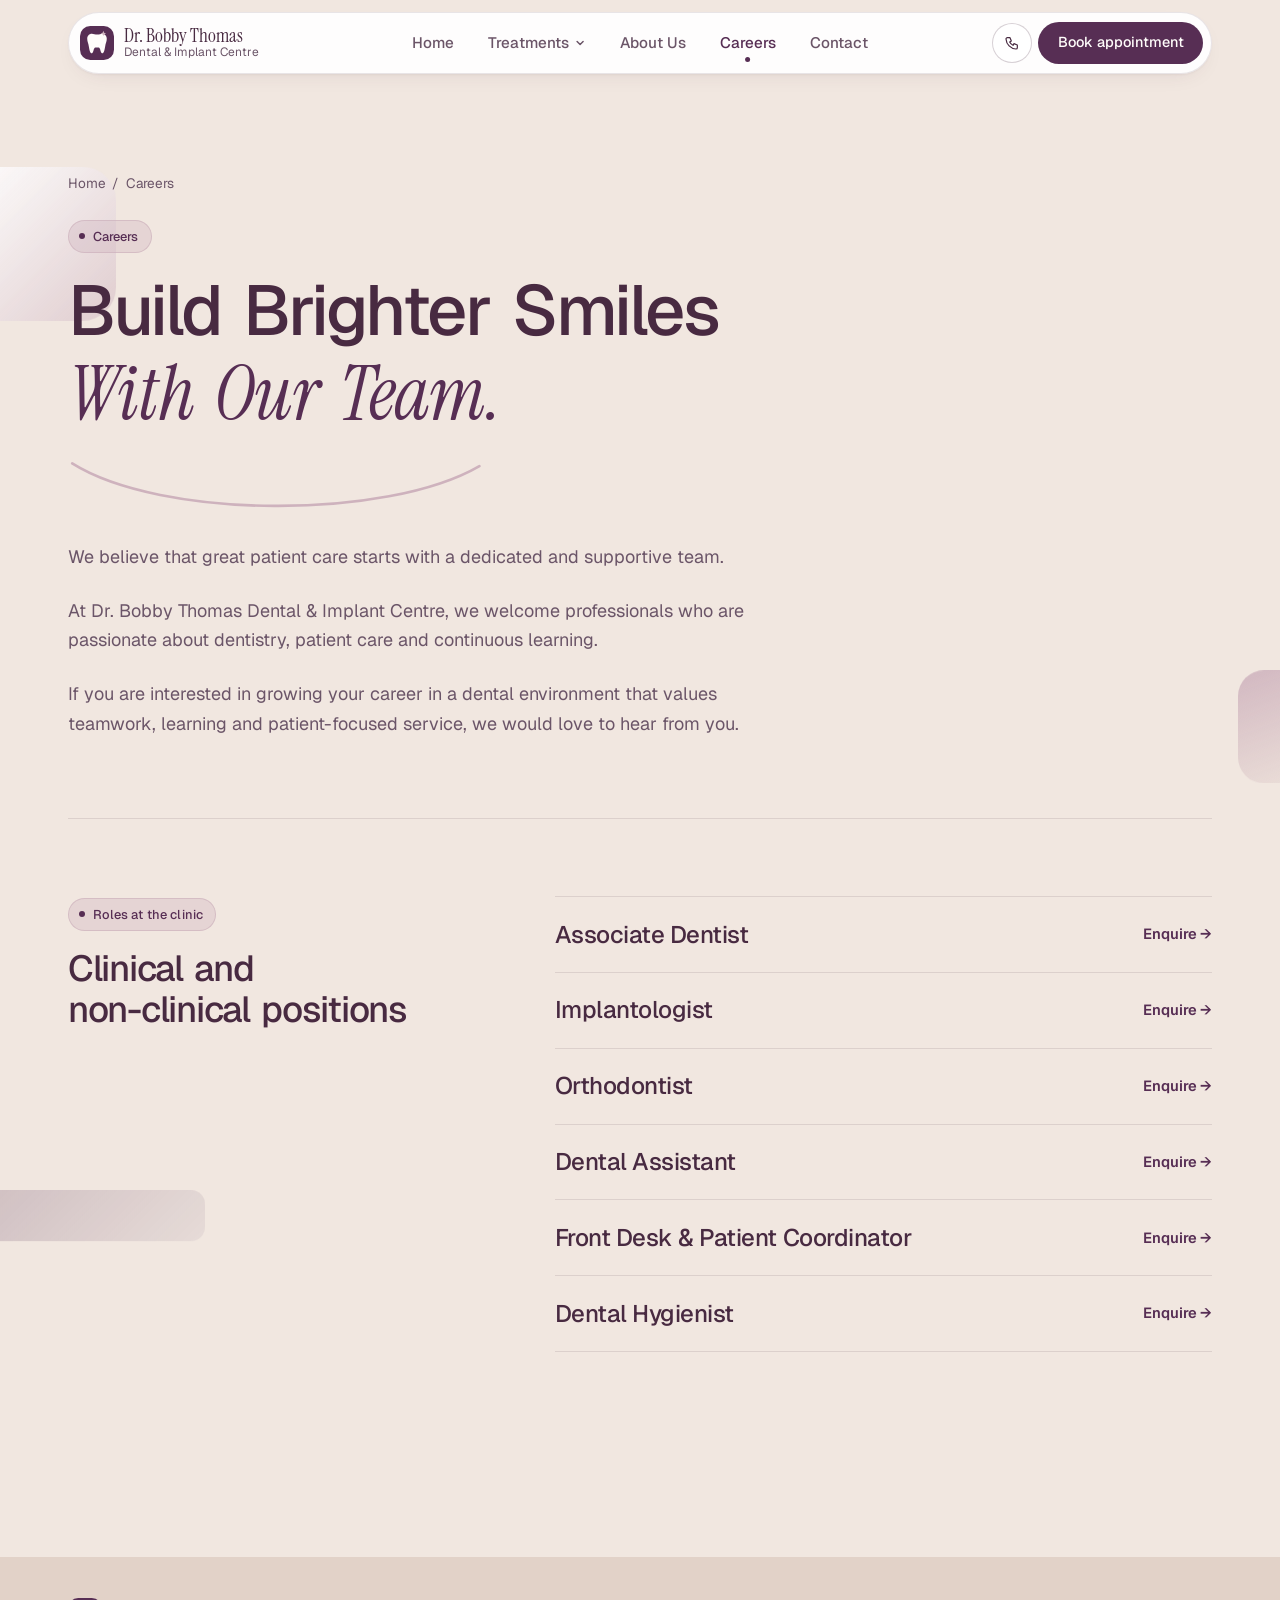
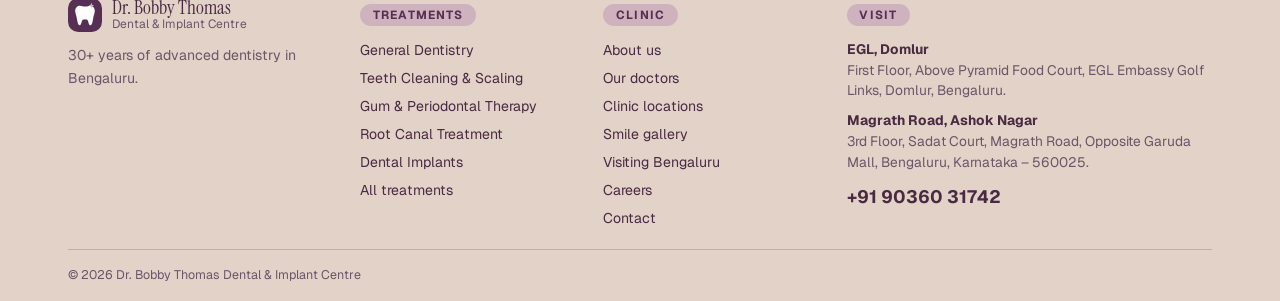
<file: careers.html>
<!DOCTYPE html>
<html lang="en">
<head>
<meta charset="utf-8">
<meta name="viewport" content="width=device-width, initial-scale=1, viewport-fit=cover">
<title>Dental Clinic Careers in Bengaluru | Join Our Team</title>
<meta name="description" content="Explore career opportunities at Dr. Bobby Thomas Dental & Implant Centre in Bengaluru. Enquire about clinical and non-clinical positions.">
<link rel="preconnect" href="https://fonts.googleapis.com">
<link rel="preconnect" href="https://fonts.gstatic.com" crossorigin>
<link href="https://fonts.googleapis.com/css2?family=Geist:wght@300..700&family=Instrument+Serif:ital@0;1&display=swap" rel="stylesheet">
<link rel="stylesheet" href="assets/styles.css">
<link rel="stylesheet" href="assets/pages.css">
<script>document.documentElement.classList.add('js');</script>
<style>
  .jobs { border-top: 1px solid var(--line); }
  .job { display: flex; justify-content: space-between; align-items: center; gap: 1rem; padding: 1.4rem 0; border-bottom: 1px solid var(--line); text-decoration: none; }
  .job h3 { font-size: var(--step-1); }
  .job .go { color: var(--accent); font-weight: 600; font-size: .92rem; white-space: nowrap; }
  .job .go span { display: inline-block; transition: transform 200ms var(--ease-out); }
  @media (hover: hover) and (pointer: fine) { .job:hover .go span { transform: translateX(4px); } }
</style>
<link rel="stylesheet" href="assets/motion.css">
<link rel="stylesheet" href="assets/fx.css">
</head>
<body data-page="careers">
<main id="main">
  <section class="page-hero">
    <div class="wrap">
      <nav class="crumbs" aria-label="Breadcrumb"><a href="index.html">Home</a><span aria-hidden="true">/</span><span aria-current="page">Careers</span></nav>
      <span class="eyebrow" data-reveal>Careers</span>
      <h1 data-reveal>Build Brighter Smiles <span class="em">With Our Team.</span></h1>
      <svg class="smile draw smile-under" viewBox="0 0 400 60" aria-hidden="true" preserveAspectRatio="none"><path d="M4 8 C 90 62, 310 62, 396 8"/></svg>
      <p class="lead" data-reveal>We believe that great patient care starts with a dedicated and supportive team.</p>
      <p class="lead" data-reveal>At Dr. Bobby Thomas Dental &amp; Implant Centre, we welcome professionals who are passionate about dentistry, patient care and continuous learning.</p>
      <p class="lead" data-reveal>If you are interested in growing your career in a dental environment that values teamwork, learning and patient-focused service, we would love to hear from you.</p>
    </div>
  </section>
  <div class="wrap" style="padding-bottom:var(--section)">
    <section class="row">
      <div class="side"><span class="eyebrow">Roles at the clinic</span><h2 data-reveal>Clinical and non-clinical positions</h2><!-- Openings still to be confirmed by the clinic before launch. --></div>
      <div class="content jobs">
        <a class="job" href="contact.html?role=associate-dentist" data-reveal><h3>Associate Dentist</h3><span class="go">Enquire <span aria-hidden="true">→</span></span></a>
        <a class="job" href="contact.html?role=implantologist" data-reveal><h3>Implantologist</h3><span class="go">Enquire <span aria-hidden="true">→</span></span></a>
        <a class="job" href="contact.html?role=orthodontist" data-reveal><h3>Orthodontist</h3><span class="go">Enquire <span aria-hidden="true">→</span></span></a>
        <a class="job" href="contact.html?role=dental-assistant" data-reveal><h3>Dental Assistant</h3><span class="go">Enquire <span aria-hidden="true">→</span></span></a>
        <a class="job" href="contact.html?role=front-desk" data-reveal><h3>Front Desk &amp; Patient Coordinator</h3><span class="go">Enquire <span aria-hidden="true">→</span></span></a>
        <a class="job" href="contact.html?role=hygienist" data-reveal><h3>Dental Hygienist</h3><span class="go">Enquire <span aria-hidden="true">→</span></span></a>
      </div>
    </section>
  </div>
</main>
<script src="assets/data.js"></script>
<script src="assets/site.js"></script>
<script src="assets/motion.js"></script>
<script>pageReady();</script>
<script src="assets/fx.js"></script>
</body>
</html>
</file>
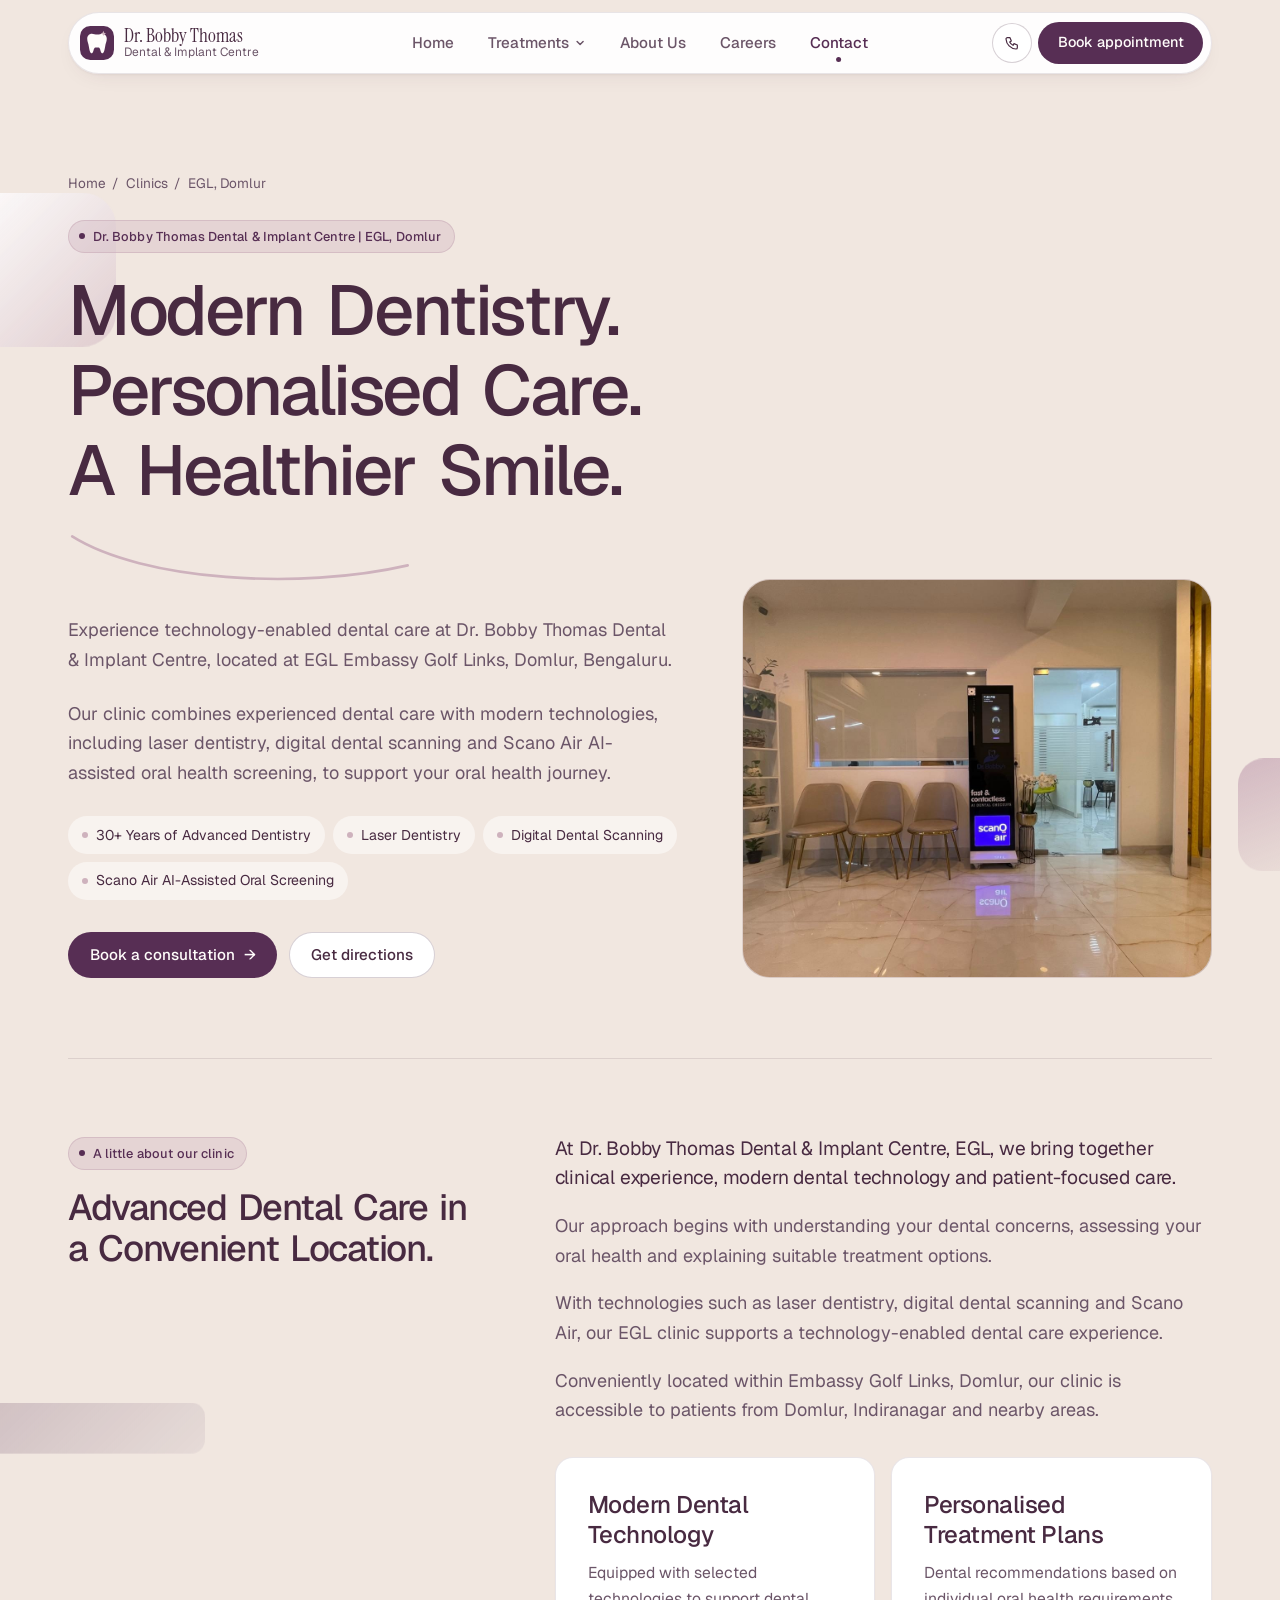
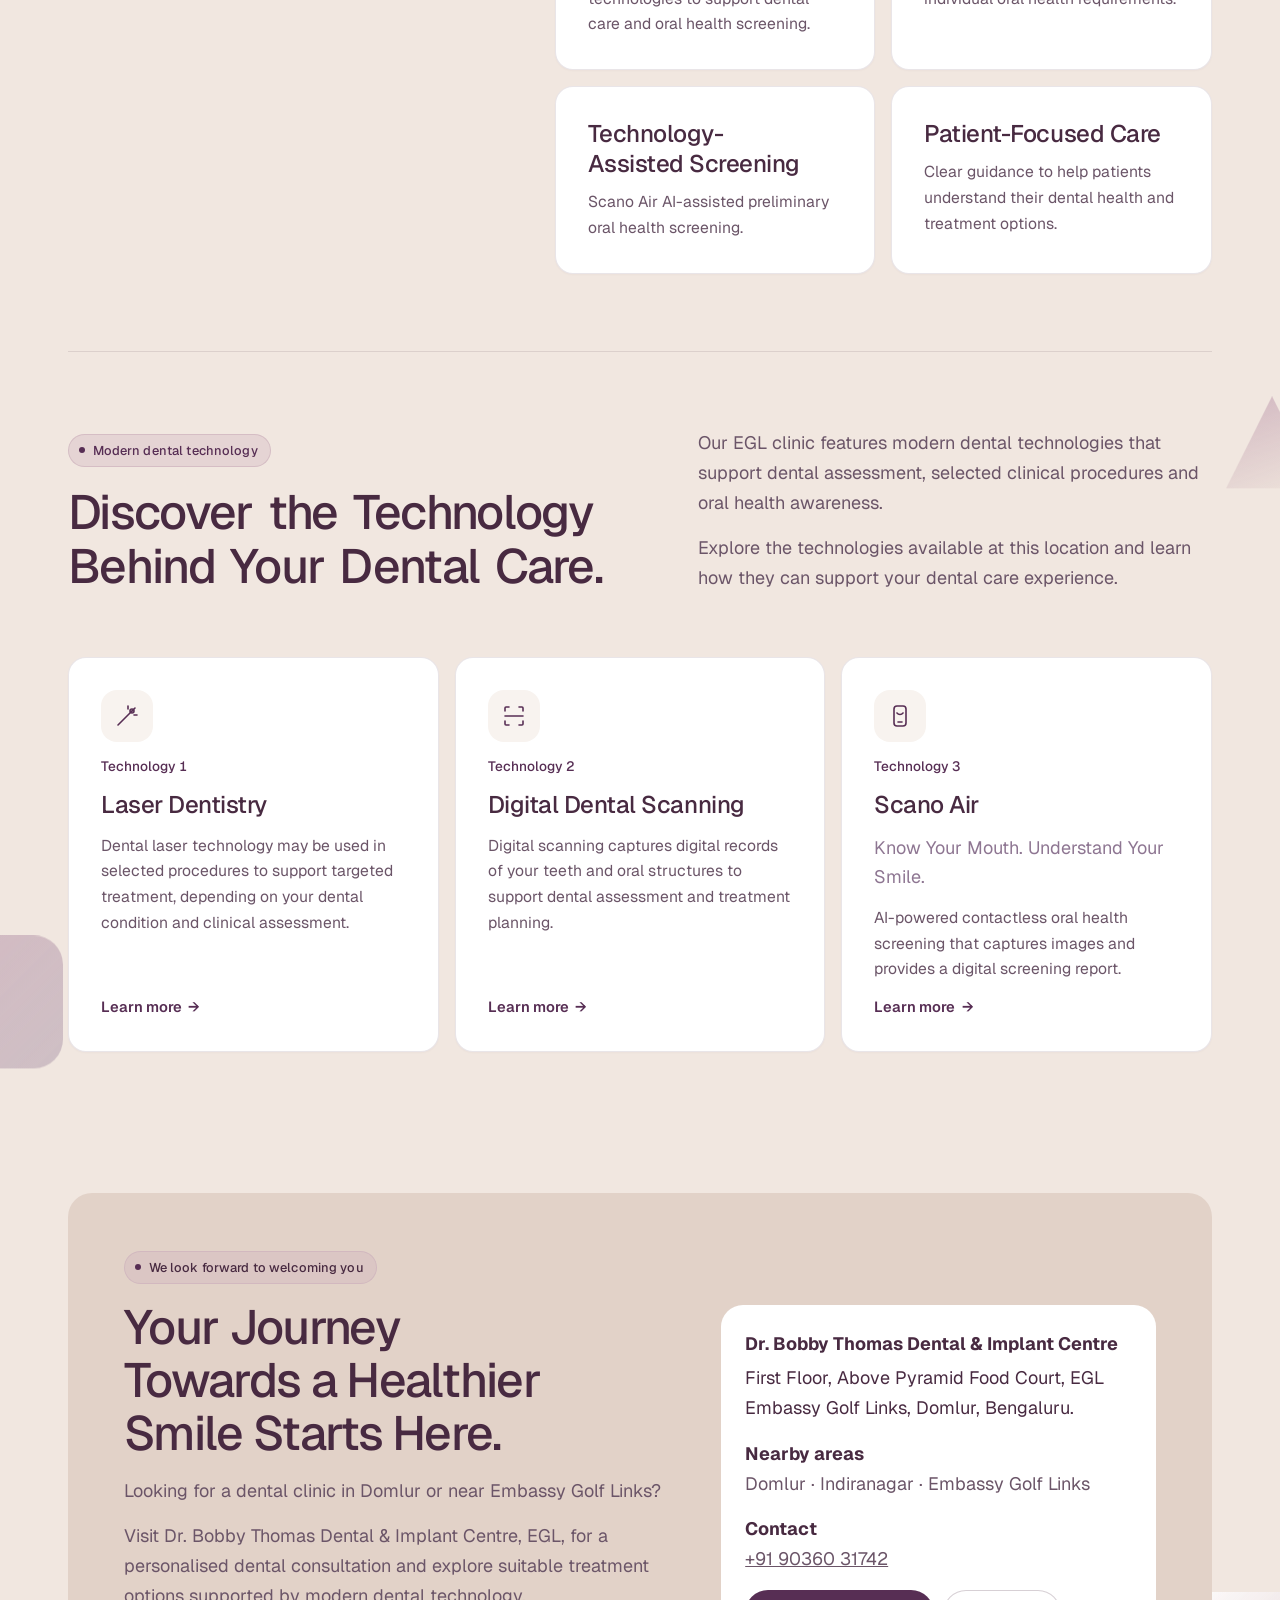
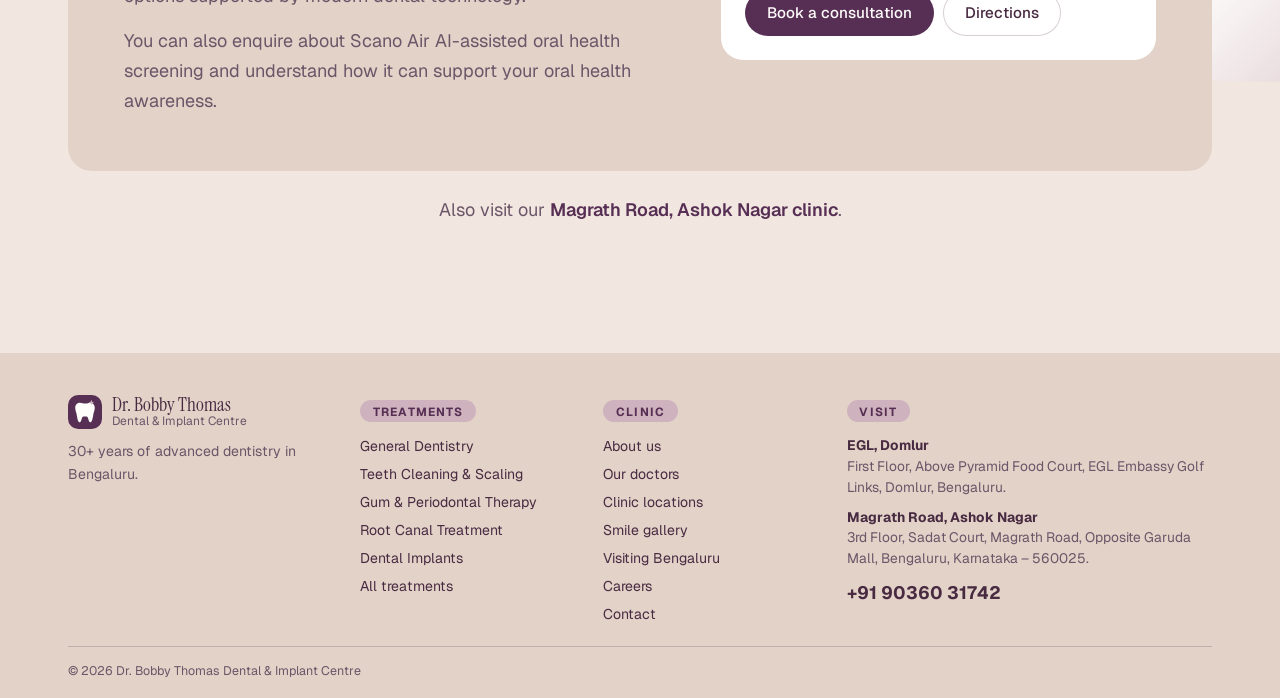
<file: clinic.html>
<!DOCTYPE html>
<html lang="en">
<head>
<meta charset="utf-8">
<meta name="viewport" content="width=device-width, initial-scale=1, viewport-fit=cover">
<title>Our Clinics | Dr. Bobby Thomas Dental &amp; Implant Centre</title>
<meta name="description" content="">
<link rel="preconnect" href="https://fonts.googleapis.com">
<link rel="preconnect" href="https://fonts.gstatic.com" crossorigin>
<link href="https://fonts.googleapis.com/css2?family=Geist:wght@300..700&family=Instrument+Serif:ital@0;1&display=swap" rel="stylesheet">
<link rel="stylesheet" href="assets/styles.css">
<link rel="stylesheet" href="assets/pages.css">
<script>document.documentElement.classList.add('js');</script>
<link rel="stylesheet" href="assets/motion.css">
<link rel="stylesheet" href="assets/fx.css">
</head>
<body data-page="clinic">
<main id="main"></main>
<dialog class="sheet" id="techDialog" aria-labelledby="techTitle"><div class="sheet-inner" id="techBody"></div></dialog>
<script src="assets/data.js"></script>
<script src="assets/site.js"></script>
<script src="assets/motion.js"></script>
<script>
(function () {
  var S = SITE, U = UI, esc = U.esc;
  var id = new URLSearchParams(location.search).get("id");
  var c = S.clinics.find(function (x) { return x.id === id; }) || S.clinics[0];
  var other = S.clinics.find(function (x) { return x !== c; });
  document.title = "Dental Clinic in " + c.name + ", Bengaluru | Dr. Bobby Thomas Dental & Implant Centre";
  document.querySelector('meta[name="description"]').setAttribute("content", c.intro[0]);

  var ICONS = {
    laser: '<svg width="26" height="26" viewBox="0 0 26 26" fill="none" stroke="currentColor" stroke-width="1.6" stroke-linecap="round"><path d="M4 22L18 8"/><path d="M18 8l3-3M20 12h3M14 6V3"/><circle cx="18" cy="8" r="2"/></svg>',
    scan: '<svg width="26" height="26" viewBox="0 0 26 26" fill="none" stroke="currentColor" stroke-width="1.6" stroke-linecap="round"><path d="M4 8V5a1 1 0 0 1 1-1h3M18 4h3a1 1 0 0 1 1 1v3M22 18v3a1 1 0 0 1-1 1h-3M8 22H5a1 1 0 0 1-1-1v-3M4 13h18"/></svg>',
    scano: '<svg width="26" height="26" viewBox="0 0 26 26" fill="none" stroke="currentColor" stroke-width="1.6" stroke-linecap="round"><rect x="7" y="3" width="12" height="20" rx="3"/><path d="M11 19h4"/><path d="M10 10c1.5 2 4.5 2 6 0"/></svg>',
    microscope: '<svg width="26" height="26" viewBox="0 0 26 26" fill="none" stroke="currentColor" stroke-width="1.6" stroke-linecap="round"><path d="M10 3l4 2-4 8-4-2z"/><path d="M12 9a7 7 0 0 1 4 12M5 23h16M9 19h6"/></svg>'
  };

  var html = '<section class="page-hero"><div class="wrap">' +
    '<nav class="crumbs" aria-label="Breadcrumb"><a href="index.html">Home</a><span aria-hidden="true">/</span><a href="index.html#locations">Clinics</a><span aria-hidden="true">/</span><span aria-current="page">' + esc(c.name) + '</span></nav>' +
    '<div class="hero-2"><div>' +
      '<span class="eyebrow" data-reveal>' + esc(c.eyebrow) + '</span>' +
      '<h1 data-reveal>' + esc(c.heading) + '</h1>' + SMILE("draw smile-under") +
      c.intro.map(function (p) { return '<p class="lead" data-reveal>' + esc(p) + '</p>'; }).join("") +
      '<ul class="chips hero-meta" style="list-style:none;padding:0" data-reveal>' + c.highlights.map(function (h) { return '<li class="chip">' + esc(h) + '</li>'; }).join("") + '</ul>' +
      '<div class="actions" data-reveal><a class="btn" href="contact.html?clinic=' + c.id + '">Book a consultation ' + U.ARROW + '</a><a class="btn btn-ghost" href="' + c.map + '" target="_blank" rel="noopener">Get directions</a></div>' +
    '</div><div class="ph" data-img="clinic-' + c.id + '" data-alt="' + esc(c.label) + '" data-label="' + esc(c.label) + ' clinic photograph" data-mask></div></div></div></section>';

  html += '<div class="wrap">';
  html += '<section class="row"><div class="side"><span class="eyebrow">A little about our clinic</span><h2 data-reveal>' + esc(c.aboutH) + '</h2></div><div class="content">' +
    c.about.map(function (p) { return '<p data-reveal>' + esc(p) + '</p>'; }).join("") +
    '<div class="keys" style="margin-top:2rem">' + c.keys.map(function (k) { return '<article class="card" data-reveal><h3 style="margin-top:0">' + esc(k[0]) + '</h3><p>' + esc(k[1]) + '</p></article>'; }).join("") + '</div>' +
  '</div></section>';

  html += '<section class="row" style="display:block"><div class="section-head split"><div><span class="eyebrow">Modern dental technology</span><h2 class="h2" style="font-size:var(--step-3)" data-reveal>' + esc(c.techH) + '</h2></div><div>' +
    c.techP.map(function (p) { return '<p class="lead" data-reveal>' + esc(p) + '</p>'; }).join("") + '</div></div>' +
    '<div class="tech-grid">' + c.tech.map(function (k, i) {
      var t = S.tech[k];
      return '<button type="button" class="card tech-card" data-tech="' + k + '" data-reveal aria-haspopup="dialog"><span class="ico">' + ICONS[k] + '</span><span class="num">Technology ' + (i + 1) + '</span><h3 style="margin:0">' + esc(t.name) + '</h3>' + (t.tag ? '<span class="tag">' + esc(t.tag) + '</span>' : '') + '<p>' + esc(t.card) + '</p><span class="go">Learn more <span aria-hidden="true">→</span></span></button>';
    }).join("") + '</div></section>';

  html += '<section style="padding:clamp(2rem,5vw,4rem) 0 var(--section)"><div class="visit-card" data-reveal="scale"><div><span class="eyebrow" style="color:inherit">We look forward to welcoming you</span><h2>' + esc(c.visitH) + '</h2>' +
    c.visit.map(function (p) { return '<p style="margin-top:1rem">' + esc(p) + '</p>'; }).join("") + '</div>' +
    '<div class="info"><div><b>' + esc(S.name) + '</b><address style="font-style:normal;margin-top:.3rem">' + esc(c.address) + '</address></div>' +
    '<div><b>Nearby areas</b><p>' + c.areas.map(esc).join(" · ") + '</p></div>' +
    '<div><b>Contact</b><p><a href="' + S.phoneHref + '" style="color:inherit">' + esc(S.phone) + '</a></p></div>' +
    '<div style="display:flex;flex-wrap:wrap;gap:.6rem"><a class="btn" href="contact.html?clinic=' + c.id + '">Book a consultation</a><a class="btn btn-ghost" href="' + c.map + '" target="_blank" rel="noopener">Directions</a></div>' +
    '</div></div>' +
    '<p class="muted" style="margin-top:1.5rem;text-align:center">Also visit our <a class="link" href="clinic.html?id=' + other.id + '">' + esc(other.name) + ' clinic</a>.</p></section>';
  html += '</div>';

  document.getElementById("main").innerHTML = html;

  /* Tech detail dialog (modal: centered, 300ms) */
  var dlg = document.getElementById("techDialog"), body = document.getElementById("techBody"), lastBtn;
  document.querySelectorAll("[data-tech]").forEach(function (b) {
    b.addEventListener("click", function () {
      var t = S.tech[b.dataset.tech]; lastBtn = b;
      var h = '<button class="sheet-close" type="button" aria-label="Close">×</button><span class="eyebrow">' + esc(t.name) + '</span><h2 id="techTitle">' + esc(t.heading) + '</h2>' +
        t.p.map(function (p) { return '<p class="muted">' + esc(p.replace("{clinic}", c.clinicWord)) + '</p>'; }).join("");
      if (t.steps) h += '<h3>' + esc(t.steps[0]) + '</h3>' + U.steps(t.steps[1]);
      (t.lists || []).forEach(function (l) { h += '<h3>' + esc(l[0]) + '</h3><ul class="checklist">' + l[1].map(function (i) { return '<li>' + esc(i) + '</li>'; }).join("") + '</ul>'; });
      if (t.disclaimer) h += '<p class="disclaimer"><b>Important disclaimer:</b> ' + esc(t.disclaimer) + '</p>';
      h += '<div style="margin-top:2rem"><a class="btn" href="contact.html?clinic=' + c.id + '">Book a consultation ' + U.ARROW + '</a></div>';
      body.innerHTML = h;
      body.querySelectorAll("[data-reveal]").forEach(function (el) { el.classList.add("in"); });
      body.querySelector(".sheet-close").addEventListener("click", function () { dlg.close(); });
      dlg.showModal(); body.scrollTop = 0;
    });
  });
  dlg.addEventListener("click", function (e) { if (e.target === dlg) dlg.close(); });
  dlg.addEventListener("close", function () { lastBtn && lastBtn.focus(); });

  pageReady();
})();
</script>
<script src="assets/fx.js"></script>
</body>
</html>
</file>
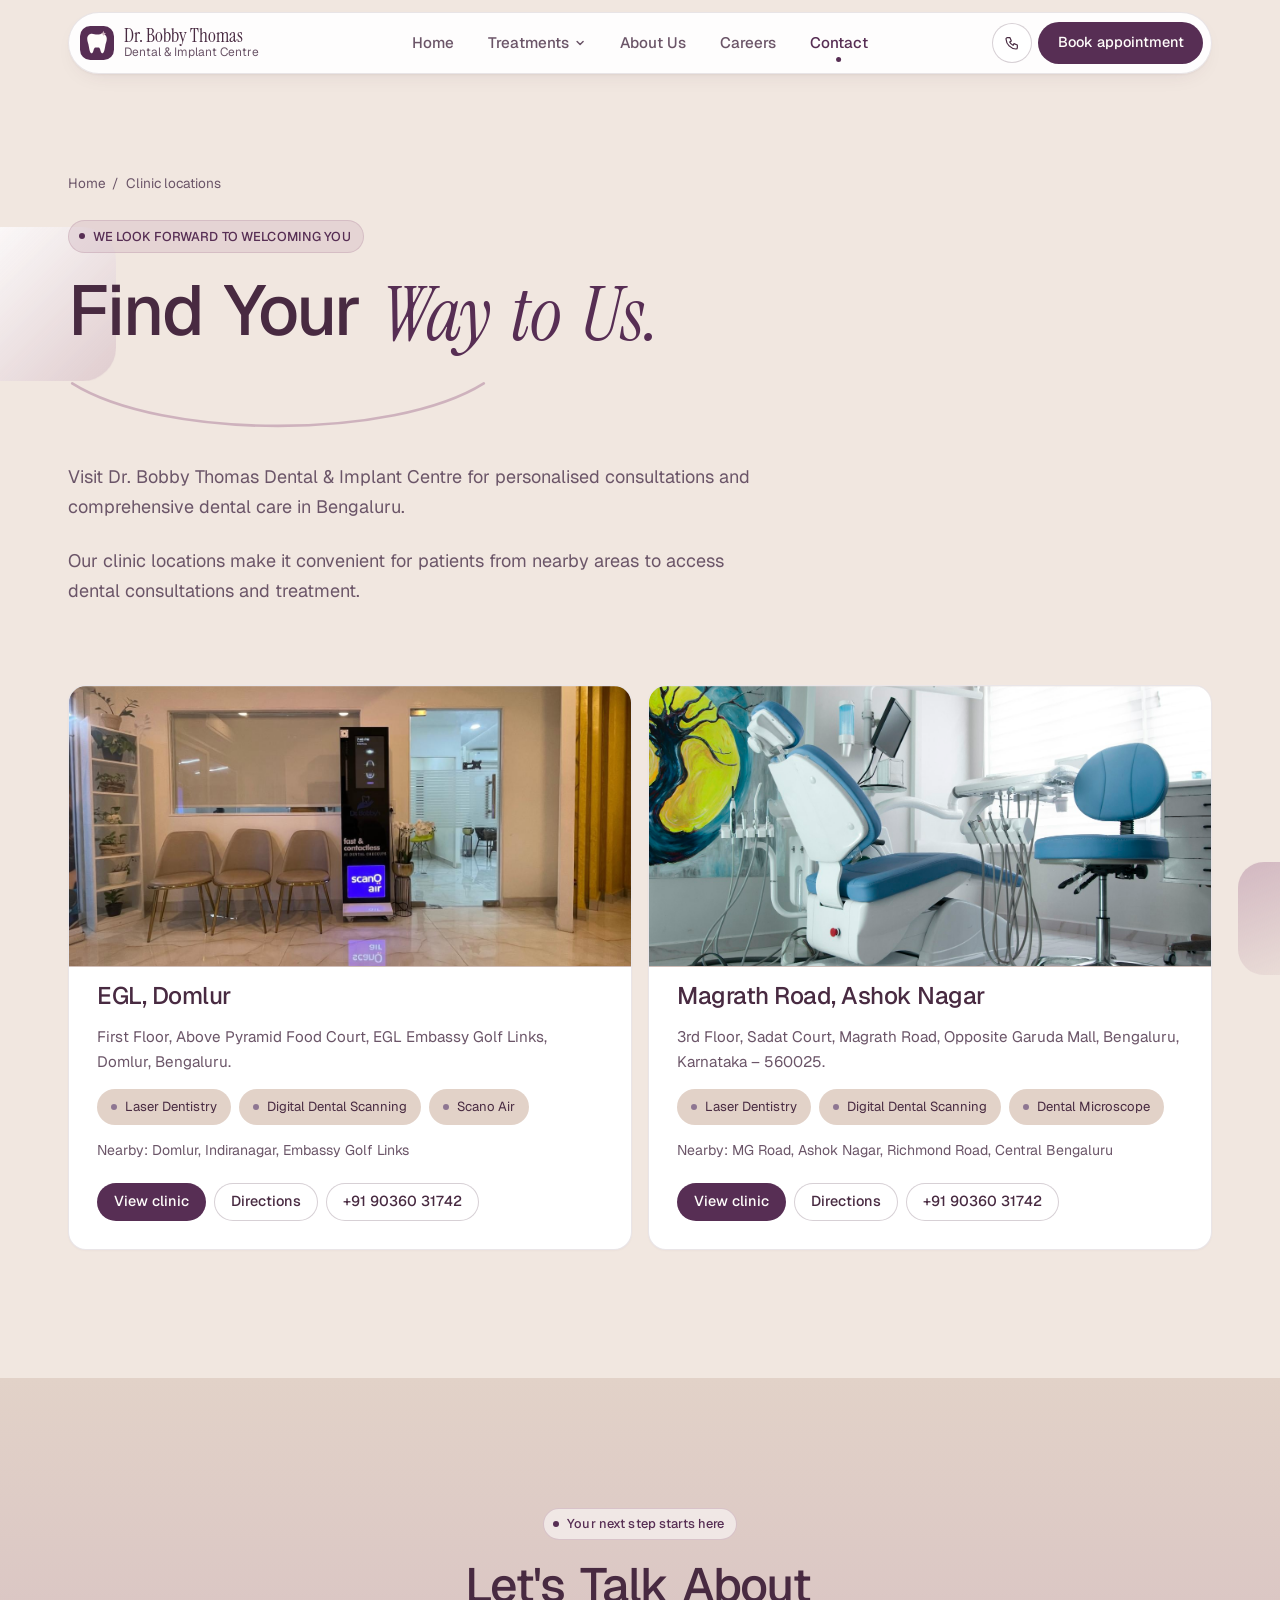
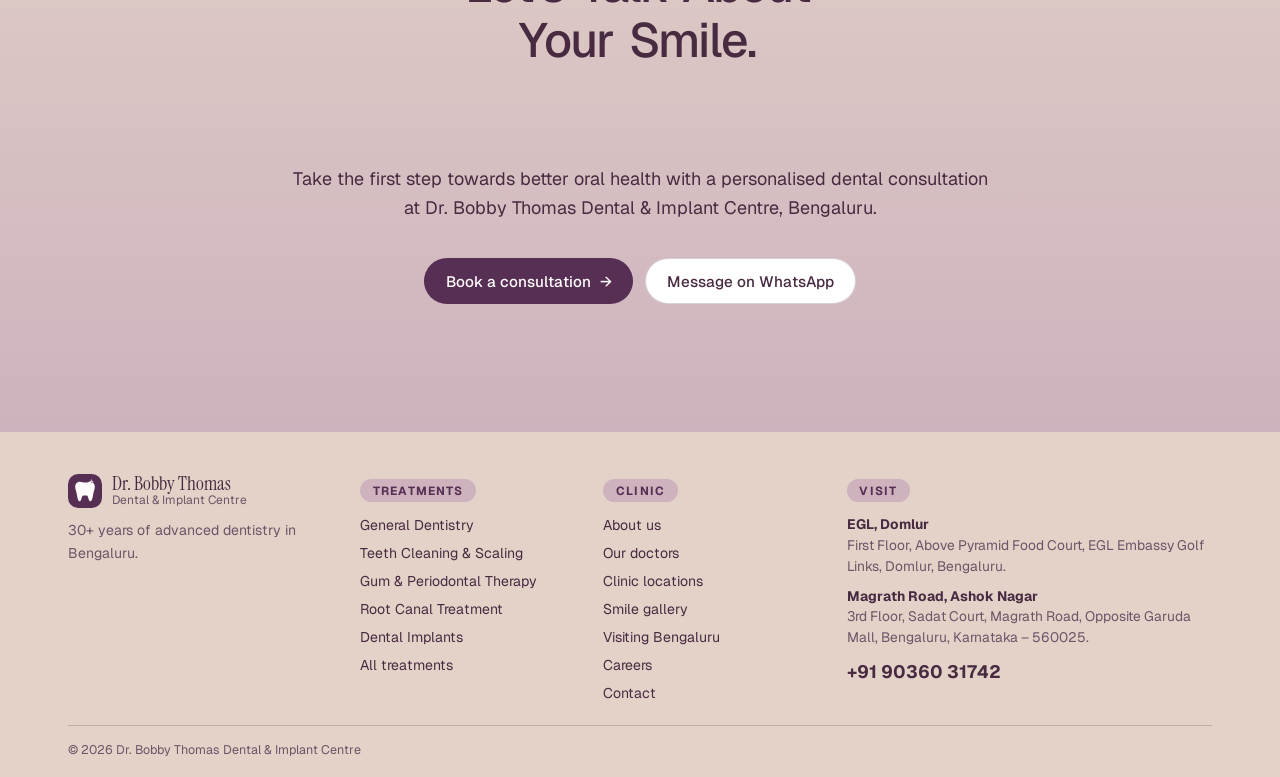
<file: clinics.html>
<!DOCTYPE html>
<html lang="en">
<head>
<meta charset="utf-8">
<meta name="viewport" content="width=device-width, initial-scale=1, viewport-fit=cover">
<title>Our Clinic Locations | Dr. Bobby Thomas Dental &amp; Implant Centre, Bengaluru</title>
<meta name="description" content="Visit Dr. Bobby Thomas Dental &amp; Implant Centre for personalised consultations and comprehensive dental care in Bengaluru, at EGL Domlur and Magrath Road.">
<link rel="preconnect" href="https://fonts.googleapis.com">
<link rel="preconnect" href="https://fonts.gstatic.com" crossorigin>
<link href="https://fonts.googleapis.com/css2?family=Geist:wght@300..700&family=Instrument+Serif:ital@0;1&display=swap" rel="stylesheet">
<link rel="stylesheet" href="assets/styles.css">
<link rel="stylesheet" href="assets/sections.css">
<link rel="stylesheet" href="assets/pages.css">
<script>document.documentElement.classList.add('js');</script>
<link rel="stylesheet" href="assets/motion.css">
<link rel="stylesheet" href="assets/fx.css">
</head>
<body data-page="clinics">
<main id="main">
  <section class="page-hero">
    <div class="wrap">
      <nav class="crumbs" aria-label="Breadcrumb"><a href="index.html">Home</a><span aria-hidden="true">/</span><span aria-current="page">Clinic locations</span></nav>
      <span class="eyebrow" data-reveal>WE LOOK FORWARD TO WELCOMING YOU</span>
      <h1 data-reveal>Find Your <span class="em">Way to Us.</span></h1>
      <svg class="smile draw smile-under" viewBox="0 0 400 60" aria-hidden="true" preserveAspectRatio="none"><path d="M4 8 C 90 62, 310 62, 396 8"/></svg>
      <p class="lead" data-reveal>Visit Dr. Bobby Thomas Dental &amp; Implant Centre for personalised consultations and comprehensive dental care in Bengaluru.</p>
      <p class="lead" data-reveal>Our clinic locations make it convenient for patients from nearby areas to access dental consultations and treatment.</p>
    </div>
  </section>
  <div class="wrap" style="padding-bottom:var(--section)">
    <div id="list" aria-label="Our clinics"></div>
  </div>
  <div id="cta"></div>
</main>
<script src="assets/data.js"></script>
<script src="assets/site.js"></script>
<script src="assets/motion.js"></script>
<script src="assets/listing.js"></script>
<script src="assets/fx.js"></script>
</body>
</html>
</file>
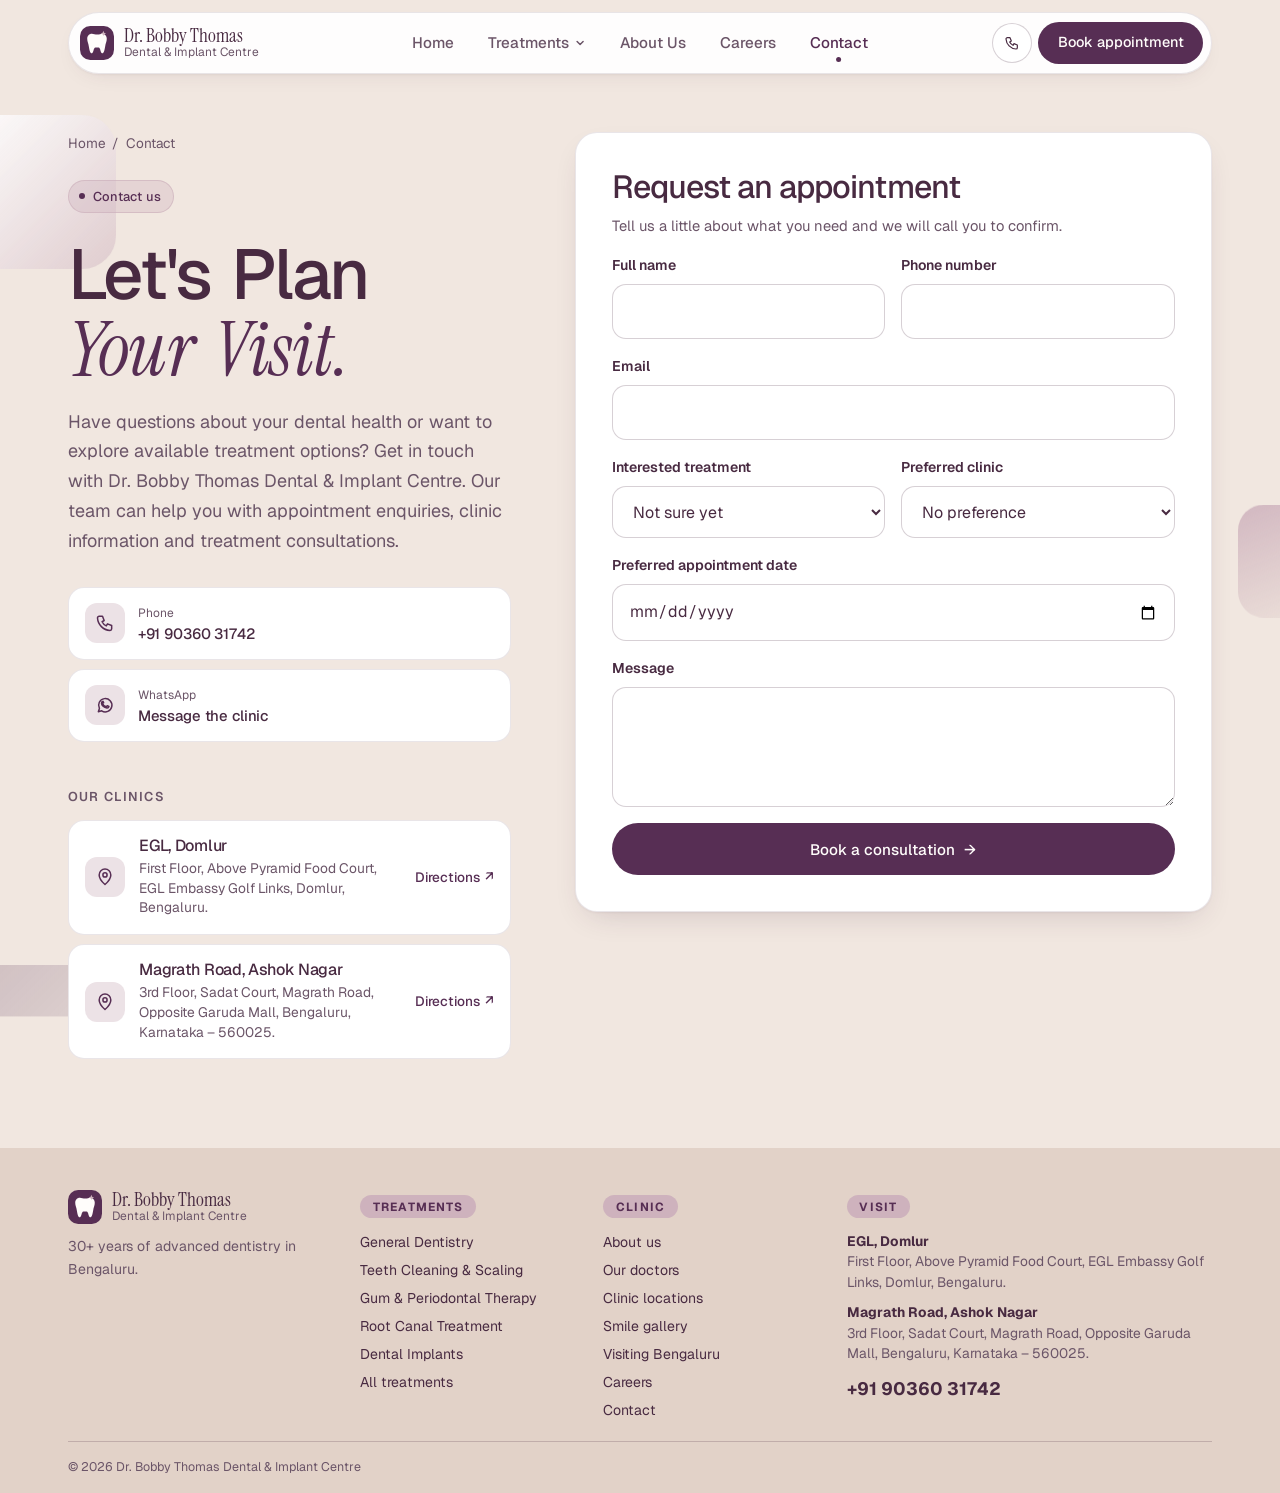
<file: contact.html>
<!DOCTYPE html>
<html lang="en">
<head>
<meta charset="utf-8">
<meta name="viewport" content="width=device-width, initial-scale=1, viewport-fit=cover">
<title>Contact Dr. Bobby Thomas Dental Clinic | Bengaluru</title>
<meta name="description" content="Contact Dr. Bobby Thomas Dental & Implant Centre in Bengaluru to book dental consultations, enquire about treatments or get clinic directions.">
<link rel="preconnect" href="https://fonts.googleapis.com">
<link rel="preconnect" href="https://fonts.gstatic.com" crossorigin>
<link href="https://fonts.googleapis.com/css2?family=Geist:wght@300..700&family=Instrument+Serif:ital@0;1&display=swap" rel="stylesheet">
<link rel="stylesheet" href="assets/styles.css">
<link rel="stylesheet" href="assets/pages.css">
<script>document.documentElement.classList.add('js');</script>
<style>
  /* ---------- Contact: intro + quick contacts, sticky form, clinic cards ---------- */
  .ct { padding: calc(76px + clamp(2rem, 5vw, 3.5rem)) 0 clamp(3.5rem, 7vw, 6rem); }
  .ct-grid { display: grid; gap: clamp(2rem, 4vw, 3rem); grid-template-areas: "intro" "form" "clinics"; }
  @media (min-width: 1000px) {
    .ct-grid { grid-template-columns: minmax(0, .82fr) minmax(0, 1.18fr); grid-template-areas: "intro form" "clinics form"; column-gap: clamp(3rem, 5vw, 5rem); align-items: start; }
    .ct-form { position: sticky; top: 120px; }
  }
  .ct-intro { grid-area: intro; }
  .ct-form { grid-area: form; }
  .ct-clinics { grid-area: clinics; }
  .ct-intro h1 { font-size: clamp(2.6rem, 1.6rem + 3.6vw, 4.4rem); letter-spacing: -.04em; line-height: 1; margin-top: .4rem; }
  .ct-intro .lead { margin-top: 1.2rem; max-width: 52ch; }

  .quick { display: grid; gap: .6rem; margin-top: 2rem; }
  @media (min-width: 560px) { .quick { grid-template-columns: 1.25fr 1fr 1fr; } }
  @media (min-width: 1000px) { .quick { grid-template-columns: 1fr; } }
  .qc { display: flex; gap: .8rem; align-items: center; padding: .95rem 1rem; border-radius: 16px; background: var(--surface); border: 1px solid var(--line); text-decoration: none; color: var(--text); min-width: 0;
    transition: translate 220ms var(--ease-out), border-color 150ms ease, box-shadow 220ms ease, scale 160ms var(--ease-out); }
  .qc .ic { flex: none; width: 40px; height: 40px; border-radius: 12px; display: grid; place-items: center; color: var(--cocoa); background: color-mix(in srgb, var(--sand) 38%, var(--surface)); }
  .qc .ic svg { width: 20px; height: 20px; }
  .qc small { display: block; font-size: .75rem; color: var(--muted); }
  .qc b { display: block; font-weight: 500; font-size: .93rem; letter-spacing: -.01em; line-height: 1.3; }
  .qc[href^="tel"] b { white-space: nowrap; }
  a.qc:active { scale: .98; }
  @media (hover: hover) and (pointer: fine) { a.qc:hover { translate: 0 -2px; border-color: var(--line-strong); box-shadow: 0 12px 24px -16px rgba(72,42,65,.35); } }
  .js .qc[data-reveal], .js .qc[data-reveal].in { transition: opacity 600ms var(--ease-out), transform 700ms var(--ease-out), translate 220ms var(--ease-out), border-color 150ms ease, box-shadow 220ms ease, scale 160ms var(--ease-out); }

  .ct-clinics h2 { font-size: .8rem; font-weight: 600; letter-spacing: .08em; text-transform: uppercase; color: var(--muted); margin-bottom: 1rem; }
  .ct-clinics .note { font-size: .85rem; color: var(--muted); margin-top: .8rem; }
  .cl-list { display: grid; gap: .6rem; }
  .cl { display: grid; grid-template-columns: 40px minmax(0, 1fr) auto; gap: .9rem; align-items: center; padding: .95rem 1rem; border-radius: 16px; background: var(--surface); border: 1px solid var(--line); }
  .cl .ic { width: 40px; height: 40px; border-radius: 12px; display: grid; place-items: center; color: var(--cocoa); background: color-mix(in srgb, var(--sand) 38%, var(--surface)); }
  .cl .ic svg { width: 20px; height: 20px; }
  .cl h3 { font-size: 1rem; }
  .cl h3 a { text-decoration: none; }
  .cl address { font-style: normal; color: var(--muted); font-size: .86rem; line-height: 1.45; margin-top: .15rem; }
  .cl .go { font-size: .85rem; font-weight: 500; color: var(--cocoa); text-decoration: none; white-space: nowrap; display: inline-flex; gap: .3rem; align-items: center; }
  .cl .go span { transition: transform 200ms var(--ease-out); }
  @media (hover: hover) and (pointer: fine) { .cl .go:hover span { transform: translate(2px, -2px); } .cl h3 a:hover { text-decoration: underline; text-underline-offset: 3px; text-decoration-color: var(--sand); } }
  @media (max-width: 479px) { .cl { grid-template-columns: 40px minmax(0, 1fr); } .cl .go { grid-column: 2; } }

  .ct-form > .form { padding: clamp(1.5rem, 3.5vw, 2.25rem); border-radius: 22px; box-shadow: var(--shadow); }
  .ct-form .form-fields { padding: 0; border: 0; box-shadow: none; background: none; }
  .ct-form h2 { font-size: clamp(1.5rem, 1.2rem + 1vw, 2rem); letter-spacing: -.03em; }
  .ct-form .sub { color: var(--muted); font-size: .92rem; margin-top: -.4rem; }
  .ct-form button[type="submit"] { width: 100%; min-height: 52px; }
  .ct-form .form .two { grid-template-columns: minmax(0, 1fr) minmax(0, 1fr); }
  .ct-form .field { min-width: 0; }
  .ct-form .field input, .ct-form .field select, .ct-form .field textarea { width: 100%; min-width: 0; }
  @media (max-width: 699px) { .ct-form .form .two { grid-template-columns: 1fr; } }
  .ct-form .mock { font-size: .8rem; color: var(--muted); text-align: center; }
  /* Success: a check draws itself once */
  .form-success.done { display: none; }
  .form.sent .form-success.done { display: grid; justify-items: start; gap: .8rem; }
  .done svg { width: 64px; height: 64px; }
  .done circle { fill: color-mix(in srgb, var(--sand) 35%, var(--surface)); stroke: var(--cocoa); stroke-width: 2; }
  .done path { fill: none; stroke: var(--cocoa); stroke-width: 3.2; stroke-linecap: round; stroke-linejoin: round; stroke-dasharray: 1; stroke-dashoffset: 1; }
  .form.sent .done path { animation: draw 520ms var(--ease-out) 180ms forwards; }
  .form.sent .done circle { animation: pop 380ms var(--ease-out) both; }
  @keyframes draw { to { stroke-dashoffset: 0; } }
  @keyframes pop { from { transform: scale(.85); opacity: 0; } }
  .done svg circle { transform-origin: 32px 32px; }
  @media (prefers-reduced-motion: reduce) { .done path { stroke-dashoffset: 0; } .form.sent .done path, .form.sent .done circle { animation: none; } }

  @media (prefers-reduced-motion: no-preference) {
    .js .rise { opacity: 0; transform: translateY(12px); animation: rise 800ms var(--ease-out) forwards; animation-delay: var(--d, 0ms); }
  }
  @keyframes rise { to { opacity: 1; transform: none; } }
</style>
<link rel="stylesheet" href="assets/motion.css">
<link rel="stylesheet" href="assets/fx.css">
</head>
<body data-page="contact">
<main id="main">
  <section class="ct">
    <div class="wrap ct-grid">
      <div class="ct-intro">
        <nav class="crumbs" aria-label="Breadcrumb"><a href="index.html">Home</a><span aria-hidden="true">/</span><span aria-current="page">Contact</span></nav>
        <span class="eyebrow rise">Contact us</span>
        <h1 class="rise" style="--d:60ms">Let's Plan <span class="em">Your Visit.</span></h1>
        <p class="lead rise" style="--d:120ms">Have questions about your dental health or want to explore available treatment options? Get in touch with Dr. Bobby Thomas Dental &amp; Implant Centre. Our team can help you with appointment enquiries, clinic information and treatment consultations.</p>
        <div class="quick">
          <a class="qc" href="tel:+919036031742" data-reveal><span class="ic" aria-hidden="true"><svg viewBox="0 0 24 24" fill="none" stroke="currentColor" stroke-width="1.8" stroke-linecap="round" stroke-linejoin="round"><path d="M5 4h4l2 5-2.5 1.5a11 11 0 0 0 5 5L15 13l5 2v4a2 2 0 0 1-2 2A16 16 0 0 1 3 6a2 2 0 0 1 2-2"/></svg></span><span><small>Phone</small><b>+91 90360 31742</b></span></a>
          <a class="qc" href="https://wa.me/919036031742" target="_blank" rel="noopener" data-reveal><span class="ic" aria-hidden="true"><svg viewBox="0 0 24 24" fill="none" stroke="currentColor" stroke-width="1.8" stroke-linecap="round" stroke-linejoin="round"><path d="M4 20l1.3-3.9A8 8 0 1 1 8 19z"/><path d="M9 9.5c.3 2 2.2 4.1 4.5 4.6l1.2-1.2 2 .9c-.3 1.3-1.3 1.9-2.4 1.8C10.6 15.2 8 12.4 7.8 9.8 7.7 8.6 8.4 7.6 9.6 7.4l.8 2z"/></svg></span><span><small>WhatsApp</small><b>Message the clinic</b></span></a>
          <!-- Email card removed until the clinic confirms an address. -->
        </div>
      </div>

      <div class="ct-form">
        <form class="card form" id="form" novalidate data-reveal="scale">
          <div class="form-fields form">
            <h2>Request an appointment</h2>
            <p class="sub">Tell us a little about what you need and we will call you to confirm.</p>
            <div class="two">
              <div class="field"><label for="f-name">Full name</label><input id="f-name" name="name" autocomplete="name" required></div>
              <div class="field"><label for="f-phone">Phone number</label><input id="f-phone" name="phone" type="tel" autocomplete="tel" inputmode="tel" required></div>
            </div>
            <div class="field"><label for="f-email">Email</label><input id="f-email" name="email" type="email" autocomplete="email"></div>
            <div class="two">
              <div class="field"><label for="f-treat">Interested treatment</label><select id="f-treat" name="treatment"><option value="">Not sure yet</option></select></div>
              <div class="field"><label for="f-clinic">Preferred clinic</label><select id="f-clinic" name="clinic"><option value="">No preference</option></select></div>
            </div>
            <div class="field"><label for="f-date">Preferred appointment date</label><input id="f-date" name="date" type="date"></div>
            <div class="field"><label for="f-msg">Message</label><textarea id="f-msg" name="message"></textarea></div>
            <button class="btn" type="submit">Book a consultation <span class="arrow" aria-hidden="true">→</span></button>
            <!-- NOTE: this form is not wired to anything yet; connect it before launch. -->
          </div>
          <div class="form-success done" role="status" aria-live="polite">
            <svg viewBox="0 0 64 64" aria-hidden="true"><circle cx="32" cy="32" r="30"/><path pathLength="1" d="M20 33l8 8 16-17"/></svg>
            <h2>Thank you. We'll be in touch.</h2>
            <p class="muted">Our team will call you to confirm your appointment. For anything urgent, call <a class="link" href="tel:+919036031742">+91 90360 31742</a>.</p>
          </div>
        </form>
      </div>

      <div class="ct-clinics">
        <h2 data-reveal>Our clinics</h2>
        <div class="cl-list" id="clinics"></div>
        
      </div>
    </div>
  </section>
</main>
<script src="assets/data.js"></script>
<script src="assets/site.js"></script>
<script src="assets/motion.js"></script>
<script>
(function () {
  var S = SITE, U = UI, q = new URLSearchParams(location.search);
  var ft = document.getElementById("f-treat"), fc = document.getElementById("f-clinic");
  ft.insertAdjacentHTML("beforeend", S.treatments.map(function (t) { return '<option value="' + t.id + '">' + U.esc(t.name) + '</option>'; }).join("") + '<option value="pre-wedding">Pre-Wedding Smile Consultation</option><option value="tourism">Visiting from another city / country</option>');
  fc.insertAdjacentHTML("beforeend", S.clinics.map(function (c) { return '<option value="' + c.id + '">' + U.esc(c.name) + '</option>'; }).join(""));
  if (q.get("treatment")) ft.value = q.get("treatment");
  if (q.get("clinic")) fc.value = q.get("clinic");
  if (q.get("role")) document.getElementById("f-msg").value = "Career enquiry: " + q.get("role").replace(/-/g, " ");
  document.getElementById("f-date").min = new Date().toISOString().slice(0, 10);

  var PIN = '<svg viewBox="0 0 24 24" fill="none" stroke="currentColor" stroke-width="1.8" stroke-linecap="round" stroke-linejoin="round"><path d="M12 21s-7-6.2-7-11.5A7 7 0 0 1 19 9.5C19 14.8 12 21 12 21z"/><circle cx="12" cy="9.5" r="2.5"/></svg>';
  document.getElementById("clinics").innerHTML = S.clinics.map(function (c) {
    return '<div class="cl" data-reveal><span class="ic" aria-hidden="true">' + PIN + '</span>' +
      '<div><h3><a href="clinic.html?id=' + c.id + '">' + U.esc(c.name) + '</a></h3><address>' + U.esc(c.address) + '</address></div>' +
      '<a class="go" href="' + c.map + '" target="_blank" rel="noopener">Directions <span aria-hidden="true">↗</span></a></div>';
  }).join("");

  var form = document.getElementById("form");
  form.addEventListener("submit", function (e) {
    e.preventDefault();
    var bad = Array.prototype.find.call(form.querySelectorAll("[required]"), function (i) { return !i.value.trim(); });
    if (bad) { bad.focus(); bad.setAttribute("aria-invalid", "true"); return; }
    form.classList.add("sent");
    var ok = form.querySelector(".form-success"); ok.setAttribute("tabindex", "-1"); ok.focus();
  });
  pageReady();
})();
</script>
<script src="assets/fx.js"></script>
</body>
</html>
</file>
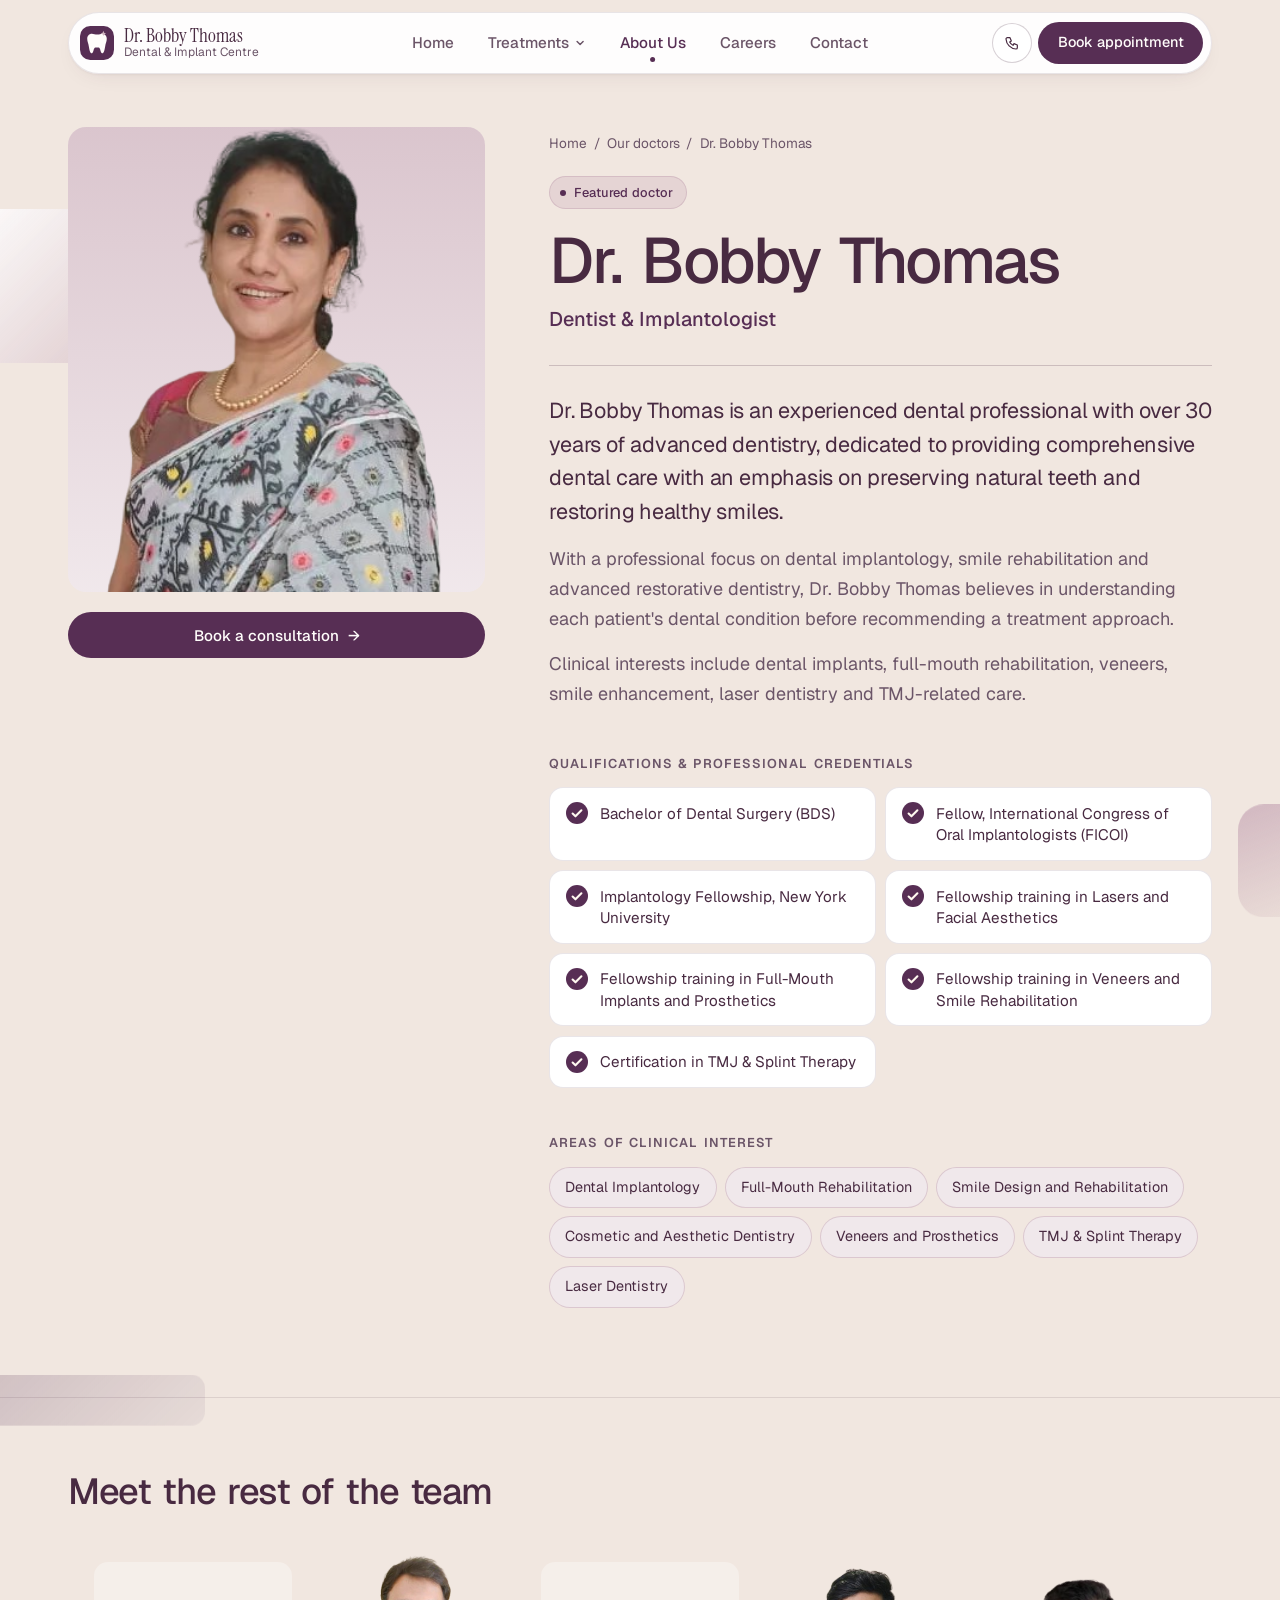
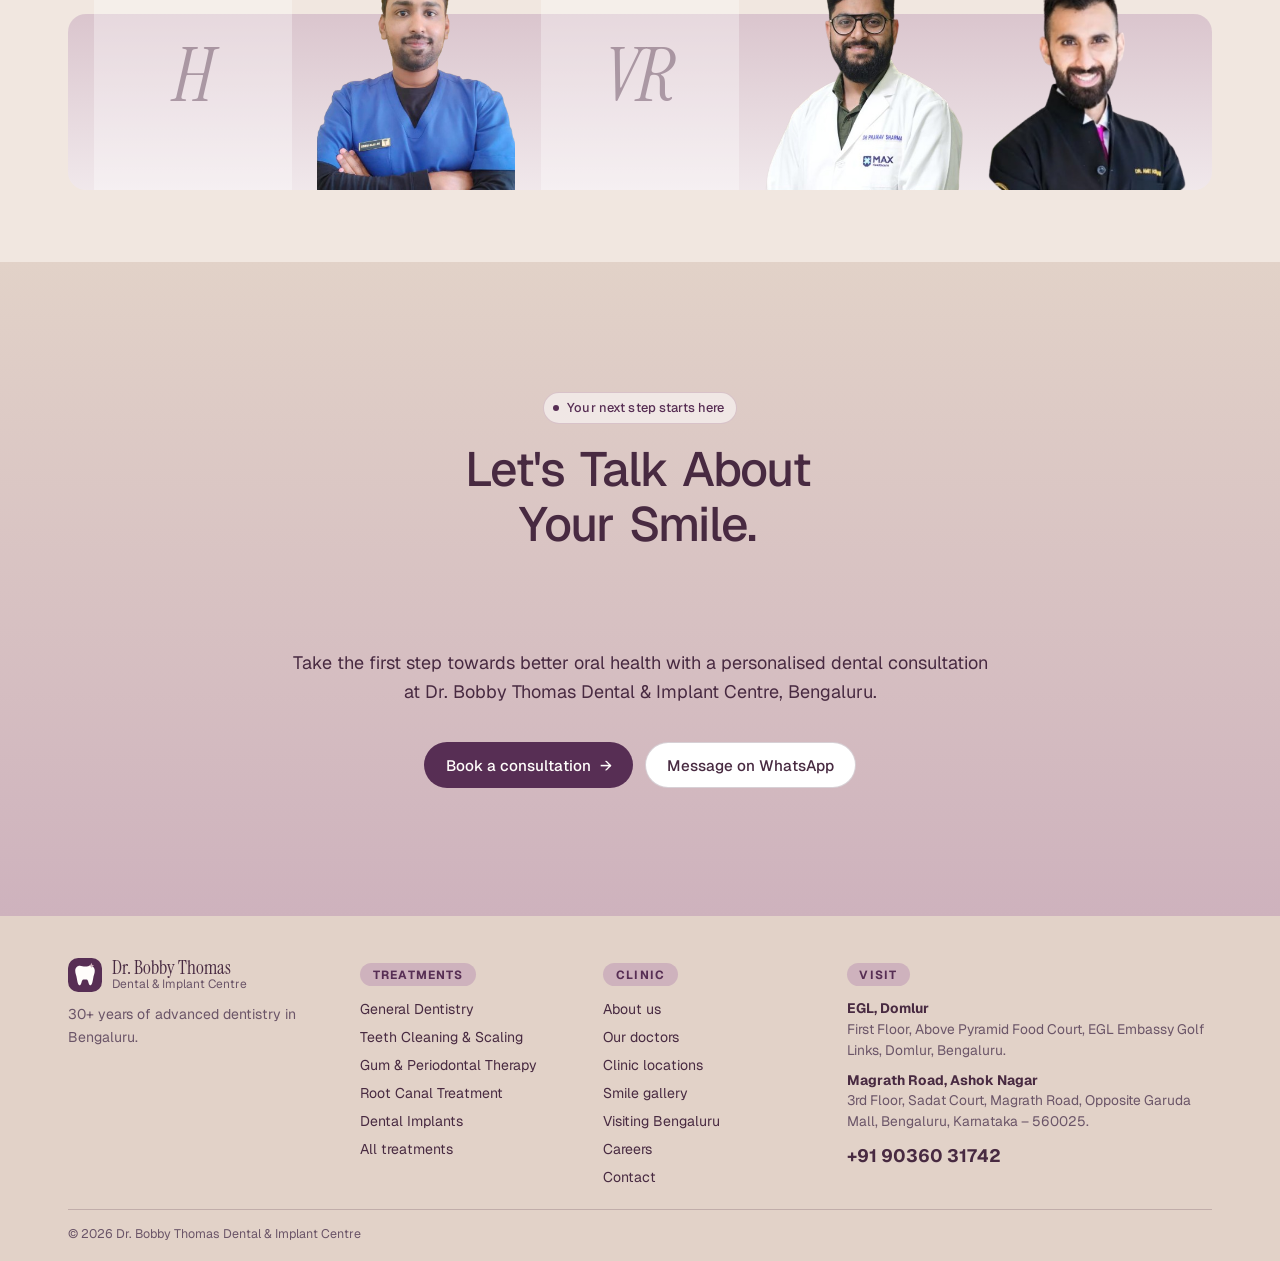
<file: doctor.html>
<!DOCTYPE html>
<html lang="en">
<head>
<meta charset="utf-8">
<meta name="viewport" content="width=device-width, initial-scale=1, viewport-fit=cover">
<title>Our Doctors | Dr. Bobby Thomas Dental &amp; Implant Centre</title>
<meta name="description" content="Meet the dental team at Dr. Bobby Thomas Dental & Implant Centre, Bengaluru.">
<link rel="preconnect" href="https://fonts.googleapis.com">
<link rel="preconnect" href="https://fonts.gstatic.com" crossorigin>
<link href="https://fonts.googleapis.com/css2?family=Geist:wght@300..700&family=Instrument+Serif:ital@0;1&display=swap" rel="stylesheet">
<link rel="stylesheet" href="assets/styles.css">
<link rel="stylesheet" href="assets/pages.css">
<script>document.documentElement.classList.add('js');</script>
<style>
  /* ---------- Doctor profile: crisp, two columns, tile portrait ---------- */
  .dp { padding: calc(76px + clamp(2rem, 5vw, 3.5rem)) 0 clamp(3.5rem, 7vw, 6rem); }
  .dp-grid { display: grid; gap: clamp(2rem, 5vw, 4.5rem); align-items: start; }
  @media (min-width: 920px) { .dp-grid { grid-template-columns: minmax(0, .85fr) minmax(0, 1.35fr); } .dp-side { position: sticky; top: 120px; } }
  @media (max-width: 919px) { .dp-side { order: 2; max-width: 380px; } }

  /* Portrait on the doctor's colour tile (same tile as the homepage) */
  .ptile { position: relative; display: block; aspect-ratio: 1 / 1.08; }
  .ptile .tile { position: absolute; inset: 12% 0 0 0; border-radius: 22px;
    background: radial-gradient(120% 90% at 20% 10%, rgba(255,255,255,.35), transparent 60%), linear-gradient(150deg, var(--c1), var(--c2)); }
  .ptile .ph { position: absolute; inset: 12% 0 0 0; z-index: 1; border: 0; border-radius: 22px; overflow: hidden; background: transparent; display: grid; place-items: center; }
  .ptile .ph::after { content: none; }
  .ptile .ph > img { object-position: 50% 15%; }
  .ptile .monogram { font-family: var(--font-serif); font-style: italic; font-size: clamp(5rem, 12vw, 8rem); line-height: 1; color: rgba(72,42,65,.35); }
  .ptile.cut .ph { inset: 0; border-radius: 0; overflow: visible; clip-path: inset(-10% 0 0 0 round 0 0 22px 22px); }
  .ptile.cut .ph > img { inset: auto; bottom: 0; left: 50%; translate: -50% 0; height: 100%; width: auto; max-width: none; object-fit: contain; }
  .dp-side .actions { display: grid; gap: .5rem; margin-top: 1.25rem; }
  .dp-side .actions .btn { width: 100%; }

  /* Main column */
  .dp-main .crumbs { margin-bottom: 1.25rem; }
  .dp-main h1 { font-size: clamp(2.4rem, 1.6rem + 3vw, 4rem); letter-spacing: -.04em; line-height: 1.02; }
  .dp-main .role { margin-top: .6rem; font-size: clamp(1.05rem, 1rem + .3vw, 1.25rem); font-weight: 500; color: var(--cocoa); }
  .dp-lead { margin-top: 1.8rem; padding-top: 1.8rem; border-top: 1px solid var(--line-strong); font-size: clamp(1.1rem, 1rem + .45vw, 1.35rem); line-height: 1.55; letter-spacing: -.01em; color: var(--text); max-width: 60ch; }
  .dp-more p { color: var(--muted); max-width: 62ch; margin-top: 1rem; }
  .dp-block { margin-top: clamp(2.2rem, 4vw, 3rem); }
  .dp-block h2 { font-size: .8rem; font-weight: 600; letter-spacing: .08em; text-transform: uppercase; color: var(--muted); margin-bottom: 1rem; }
  .quals { list-style: none; margin: 0; padding: 0; display: grid; gap: .6rem; }
  @media (min-width: 640px) { .quals { grid-template-columns: 1fr 1fr; } }
  .quals li { display: flex; gap: .75rem; align-items: flex-start; padding: .9rem 1rem; border-radius: 14px; background: var(--surface); border: 1px solid var(--line); font-size: .95rem; line-height: 1.4; }
  .quals li::before { content: ""; flex: none; width: 22px; height: 22px; margin-top: -.05rem; border-radius: 50%;
    background: var(--cocoa) url("data:image/svg+xml,%3Csvg xmlns='http://www.w3.org/2000/svg' viewBox='0 0 20 20'%3E%3Cpath d='M6 10.5l2.6 2.5L14 7.5' fill='none' stroke='%23FFF9F0' stroke-width='1.9' stroke-linecap='round' stroke-linejoin='round'/%3E%3C/svg%3E") center/100% no-repeat; }
  .tags { list-style: none; margin: 0; padding: 0; display: flex; flex-wrap: wrap; gap: .5rem; }
  .tags li { padding: .5rem .95rem; border-radius: 999px; font-size: .9rem; background: color-mix(in srgb, var(--sand) 30%, var(--surface)); border: 1px solid color-mix(in srgb, var(--sand) 60%, transparent); }
  .soon { display: flex; gap: .9rem; align-items: center; padding: 1rem 1.2rem; border-radius: 16px; border: 1px dashed var(--line-strong); background: var(--surface); color: var(--muted); font-size: .95rem; }
  .soon svg { flex: none; width: 22px; height: 22px; color: var(--cocoa); }

  /* Rest of the team: small tiles */
  .team-strip { padding: clamp(3rem, 6vw, 4.5rem) 0; border-top: 1px solid var(--line); }
  .team-strip h2 { font-size: var(--step-2); margin-bottom: 1.5rem; }
  .mini-grid { display: grid; gap: 1.5rem .9rem; grid-template-columns: repeat(2, minmax(0, 1fr)); }
  @media (min-width: 700px) { .mini-grid { grid-template-columns: repeat(5, minmax(0, 1fr)); } }
  .mini { display: block; text-decoration: none; color: var(--text); -webkit-tap-highlight-color: transparent; }
  .mini .ptile { aspect-ratio: 1 / 1.05; }
  .mini .ptile .tile, .mini .ptile .ph { border-radius: 14px; }
  .mini .ptile.cut .ph { clip-path: inset(-10% 0 0 0 round 0 0 14px 14px); }
  .mini .monogram { font-size: 3rem; }
  .mini b { display: block; margin-top: .75rem; font-weight: 600; font-size: .98rem; letter-spacing: -.01em; }
  .mini span.r { display: block; margin-top: .2rem; font-size: .68rem; font-weight: 500; letter-spacing: .07em; text-transform: uppercase; color: var(--muted); line-height: 1.45; }
  .mini .ph > img { transition: transform 500ms var(--ease-out); transform-origin: 50% 100%; }
  .js .mini[data-reveal], .js .mini[data-reveal].in { transition: opacity 600ms var(--ease-out), transform 700ms var(--ease-out), scale 160ms var(--ease-out); }
  .mini:active { scale: .97; }
  @media (hover: hover) and (pointer: fine) {
    .mini:hover .ph > img { transform: scale(1.04); }
    .mini:hover b { text-decoration: underline; text-decoration-color: var(--sand); text-decoration-thickness: 2px; text-underline-offset: 4px; }
  }

  /* Load: the portrait tile rises once */
  @media (prefers-reduced-motion: no-preference) {
    .js .rise { opacity: 0; transform: translateY(14px); animation: rise 800ms var(--ease-out) forwards; animation-delay: var(--d, 0ms); }
  }
  @keyframes rise { to { opacity: 1; transform: none; } }
</style>
<link rel="stylesheet" href="assets/motion.css">
<link rel="stylesheet" href="assets/fx.css">
</head>
<body data-page="doctor">
<main id="main"></main>
<script src="assets/data.js"></script>
<script src="assets/site.js"></script>
<script src="assets/motion.js"></script>
<script>
(function () {
  var S = SITE, U = UI, esc = U.esc;
  var id = new URLSearchParams(location.search).get("id");
  var d = S.doctors.find(function (x) { return x.id === id; }) || S.doctors[0];
  document.title = d.name + " – " + d.role + " | Dr. Bobby Thomas Dental & Implant Centre";

  /* Same tile colours and cut-outs as the homepage, so each doctor keeps one identity */
  var tiles = [["#E2D2C8", "#CEB2BD"], ["#D9CCD9", "#B7A1BB"], ["#EADFD8", "#D9C3CC"], ["#E6DAE0", "#C7B0BD"], ["#DCC6CF", "#8E7692"], ["#E8D8D0", "#CDB3BB"]];
  var cutout = { "bobby-thomas": 1, "pranav": 1, "saad-ahmed": 1, "amit-asudani": 1 };
  var initials = function (n) { return n.replace("Dr. ", "").split(" ").map(function (w) { return w[0]; }).join("").slice(0, 2); };
  var tileFor = function (doc, extra) {
    var t = tiles[S.doctors.indexOf(doc) % tiles.length];
    return '<span class="ptile' + (cutout[doc.id] ? " cut" : "") + (extra || "") + '" style="--c1:' + t[0] + ';--c2:' + t[1] + '">' +
      '<span class="tile" aria-hidden="true"></span>' +
      '<span class="ph" data-img="doctor-' + doc.id + '" data-alt="' + esc(doc.name) + '"><span class="monogram" aria-hidden="true">' + initials(doc.name) + '</span></span></span>';
  };
  var CLOCK = '<svg viewBox="0 0 24 24" fill="none" stroke="currentColor" stroke-width="1.7" stroke-linecap="round" aria-hidden="true"><circle cx="12" cy="12" r="9"/><path d="M12 7v5l3 2"/></svg>';

  var bio = d.bio || [];
  var html = '<section class="dp"><div class="wrap dp-grid">' +
    '<aside class="dp-side">' + U.figure(d, { big: true }) +
      '<div class="actions rise" style="--d:120ms"><a class="btn" href="contact.html">Book a consultation ' + U.ARROW + '</a></div>' +
    '</aside>' +
    '<div class="dp-main">' +
      '<nav class="crumbs" aria-label="Breadcrumb"><a href="index.html">Home</a><span aria-hidden="true">/</span><a href="index.html#doctors">Our doctors</a><span aria-hidden="true">/</span><span aria-current="page">' + esc(d.name) + '</span></nav>' +
      '<span class="eyebrow rise" style="--d:60ms">' + (d.featured ? "Featured doctor" : "Our dental team") + '</span>' +
      '<h1 class="rise" style="--d:90ms">' + esc(d.name) + '</h1>' +
      '<p class="role rise" style="--d:130ms">' + esc(d.role) + '</p>' +
      (bio.length ? '<p class="dp-lead rise" style="--d:180ms">' + esc(bio[0]) + '</p>' : '') +
      (bio.length > 1 ? '<div class="dp-more">' + bio.slice(1).map(function (p) { return '<p data-reveal>' + esc(p) + '</p>'; }).join("") + '</div>' : '') +
      (d.quals ? '<div class="dp-block"><h2 data-reveal>Qualifications &amp; Professional Credentials</h2><ul class="quals">' + d.quals.map(function (q) { return '<li data-reveal>' + esc(q) + '</li>'; }).join("") + '</ul></div>' : '') +
      (d.interests ? '<div class="dp-block"><h2 data-reveal>Areas of Clinical Interest</h2><ul class="tags">' + d.interests.map(function (q) { return '<li data-reveal>' + esc(q) + '</li>'; }).join("") + '</ul></div>' : '') +
      /* d.pending (qualifications still to come from the clinic) is not shown on the page */
    '</div>' +
  '</div></section>' +
  '<section class="team-strip"><div class="wrap"><h2 data-reveal>Meet the rest of the team</h2><div class="team-grid fig-grid" style="--n:5">' +
    S.doctors.filter(function (x) { return x !== d; }).map(function (x) {
      return U.figure(x);
    }).join("") +
  '</div></div></section>';
  html += U.cta();
  document.getElementById("main").innerHTML = html;
  pageReady();
})();
</script>
<script src="assets/fx.js"></script>
</body>
</html>
</file>
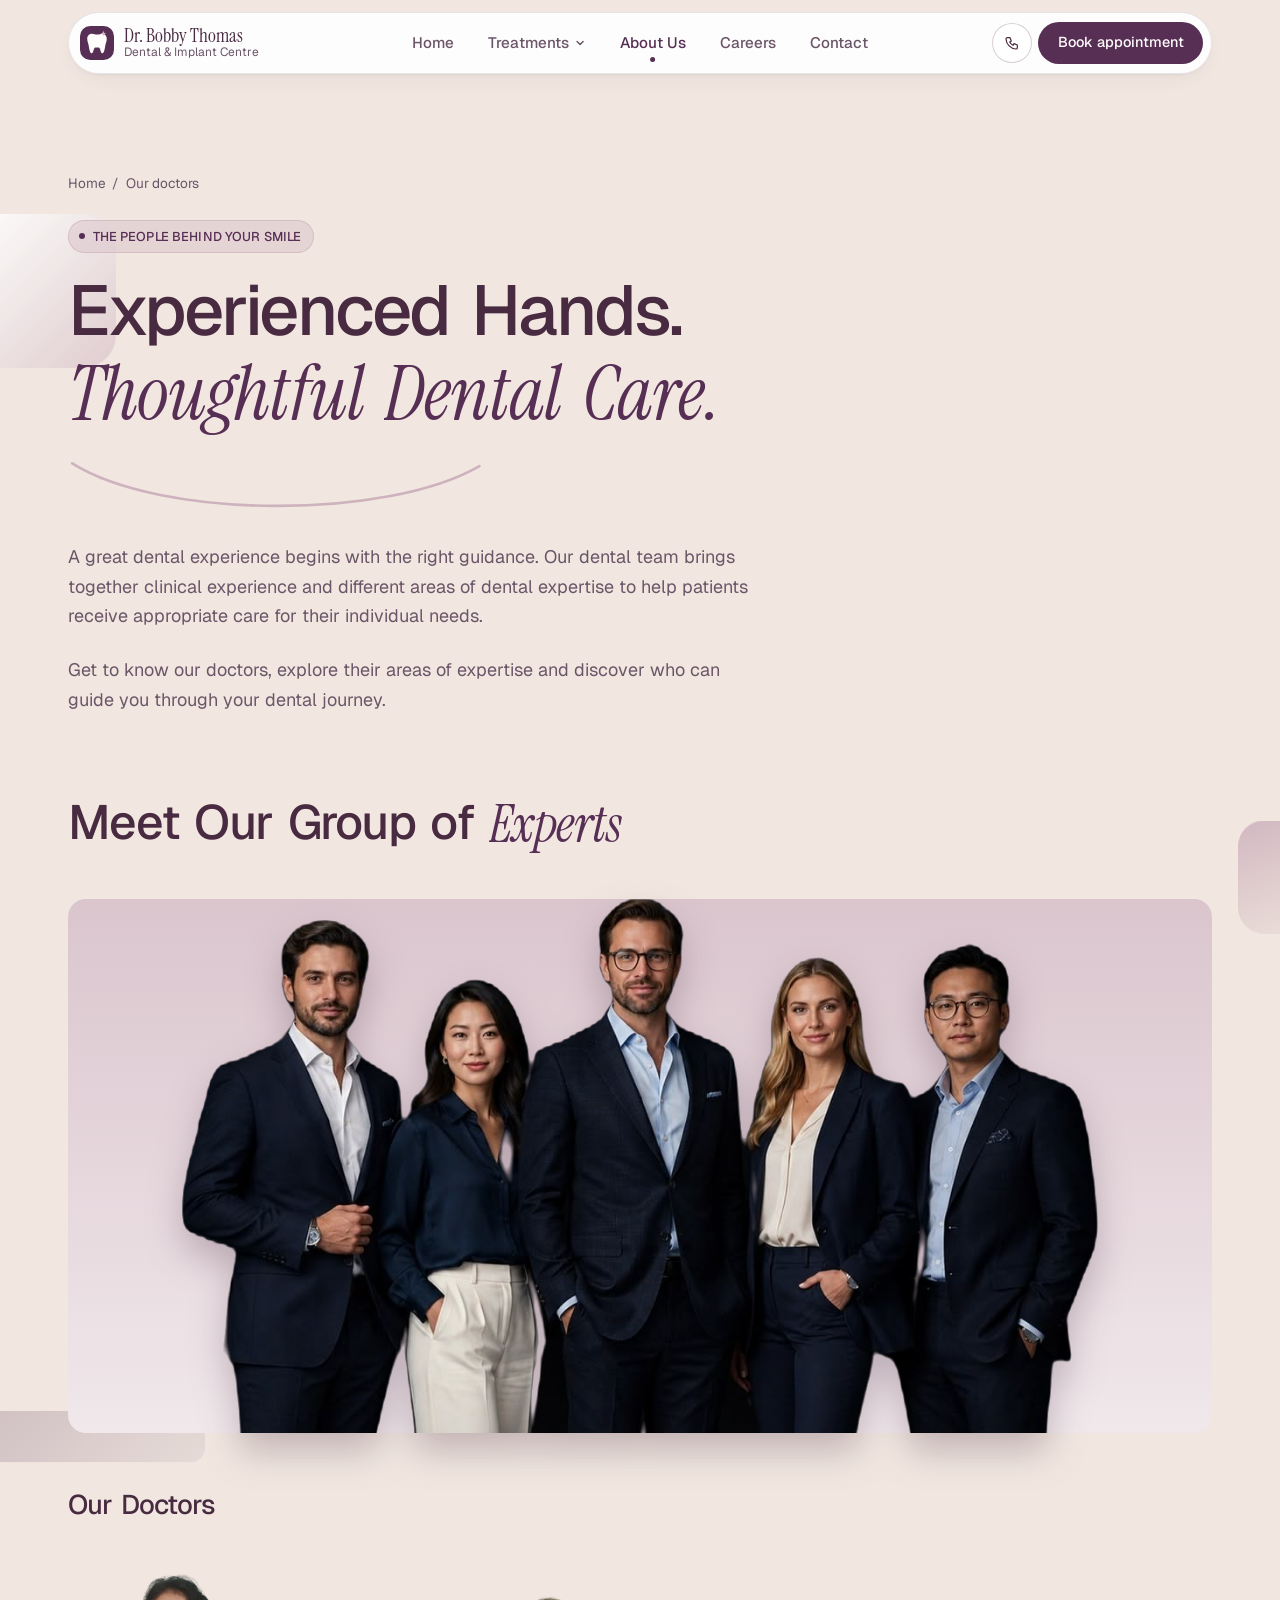
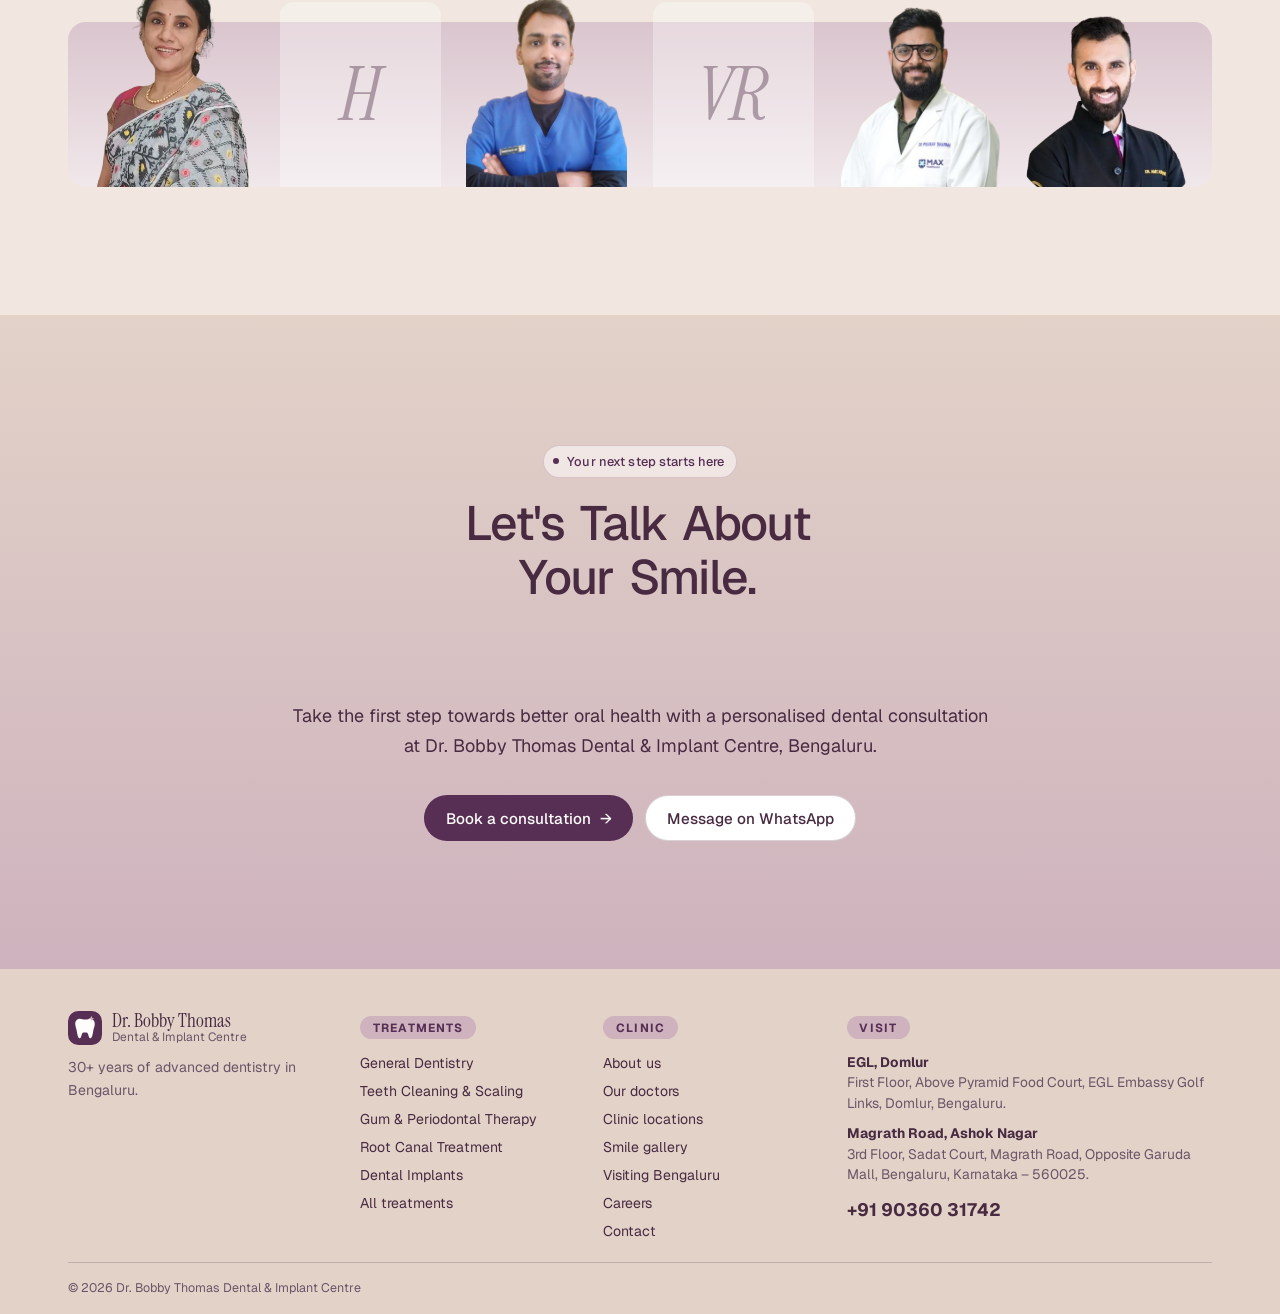
<file: doctors.html>
<!DOCTYPE html>
<html lang="en">
<head>
<meta charset="utf-8">
<meta name="viewport" content="width=device-width, initial-scale=1, viewport-fit=cover">
<title>Meet Our Doctors | Dr. Bobby Thomas Dental &amp; Implant Centre, Bengaluru</title>
<meta name="description" content="A great dental experience begins with the right guidance. Our dental team brings together clinical experience and different areas of dental expertise.">
<link rel="preconnect" href="https://fonts.googleapis.com">
<link rel="preconnect" href="https://fonts.gstatic.com" crossorigin>
<link href="https://fonts.googleapis.com/css2?family=Geist:wght@300..700&family=Instrument+Serif:ital@0;1&display=swap" rel="stylesheet">
<link rel="stylesheet" href="assets/styles.css">
<link rel="stylesheet" href="assets/sections.css">
<link rel="stylesheet" href="assets/pages.css">
<script>document.documentElement.classList.add('js');</script>
<link rel="stylesheet" href="assets/motion.css">
<link rel="stylesheet" href="assets/fx.css">
</head>
<body data-page="doctors">
<main id="main">
  <section class="page-hero">
    <div class="wrap">
      <nav class="crumbs" aria-label="Breadcrumb"><a href="index.html">Home</a><span aria-hidden="true">/</span><span aria-current="page">Our doctors</span></nav>
      <span class="eyebrow" data-reveal>THE PEOPLE BEHIND YOUR SMILE</span>
      <h1 data-reveal>Experienced Hands. <span class="em">Thoughtful Dental Care.</span></h1>
      <svg class="smile draw smile-under" viewBox="0 0 400 60" aria-hidden="true" preserveAspectRatio="none"><path d="M4 8 C 90 62, 310 62, 396 8"/></svg>
      <p class="lead" data-reveal>A great dental experience begins with the right guidance. Our dental team brings together clinical experience and different areas of dental expertise to help patients receive appropriate care for their individual needs.</p>
      <p class="lead" data-reveal>Get to know our doctors, explore their areas of expertise and discover who can guide you through your dental journey.</p>
    </div>
  </section>
  <div class="wrap" style="padding-bottom:var(--section)">
    <!-- Doc 5.1 asks for a group photograph of all doctors here; add it when the clinic supplies it. -->
    <div id="group"></div>
    <div id="list" aria-label="Our doctors"></div>
  </div>
  <div id="cta"></div>
</main>
<script src="assets/data.js"></script>
<script src="assets/site.js"></script>
<script src="assets/motion.js"></script>
<script src="assets/listing.js"></script>
<script src="assets/fx.js"></script>
</body>
</html>
</file>
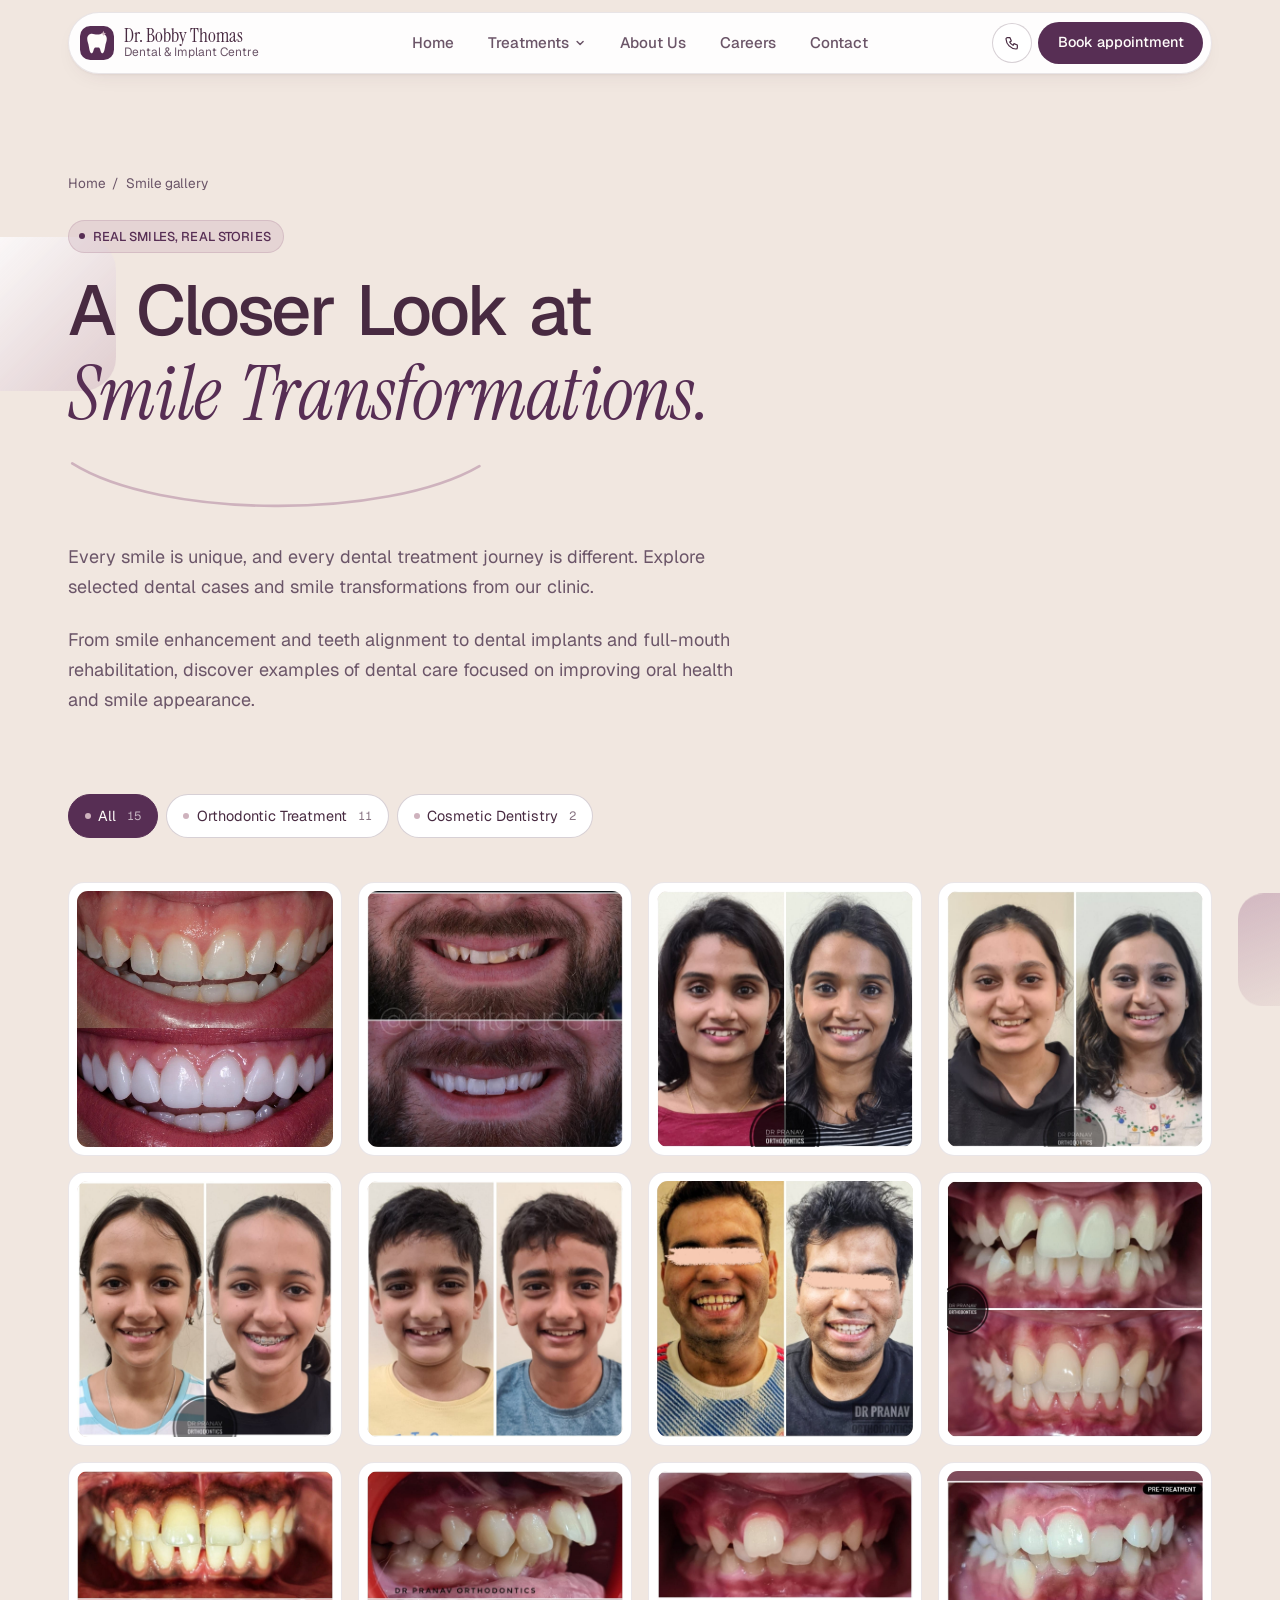
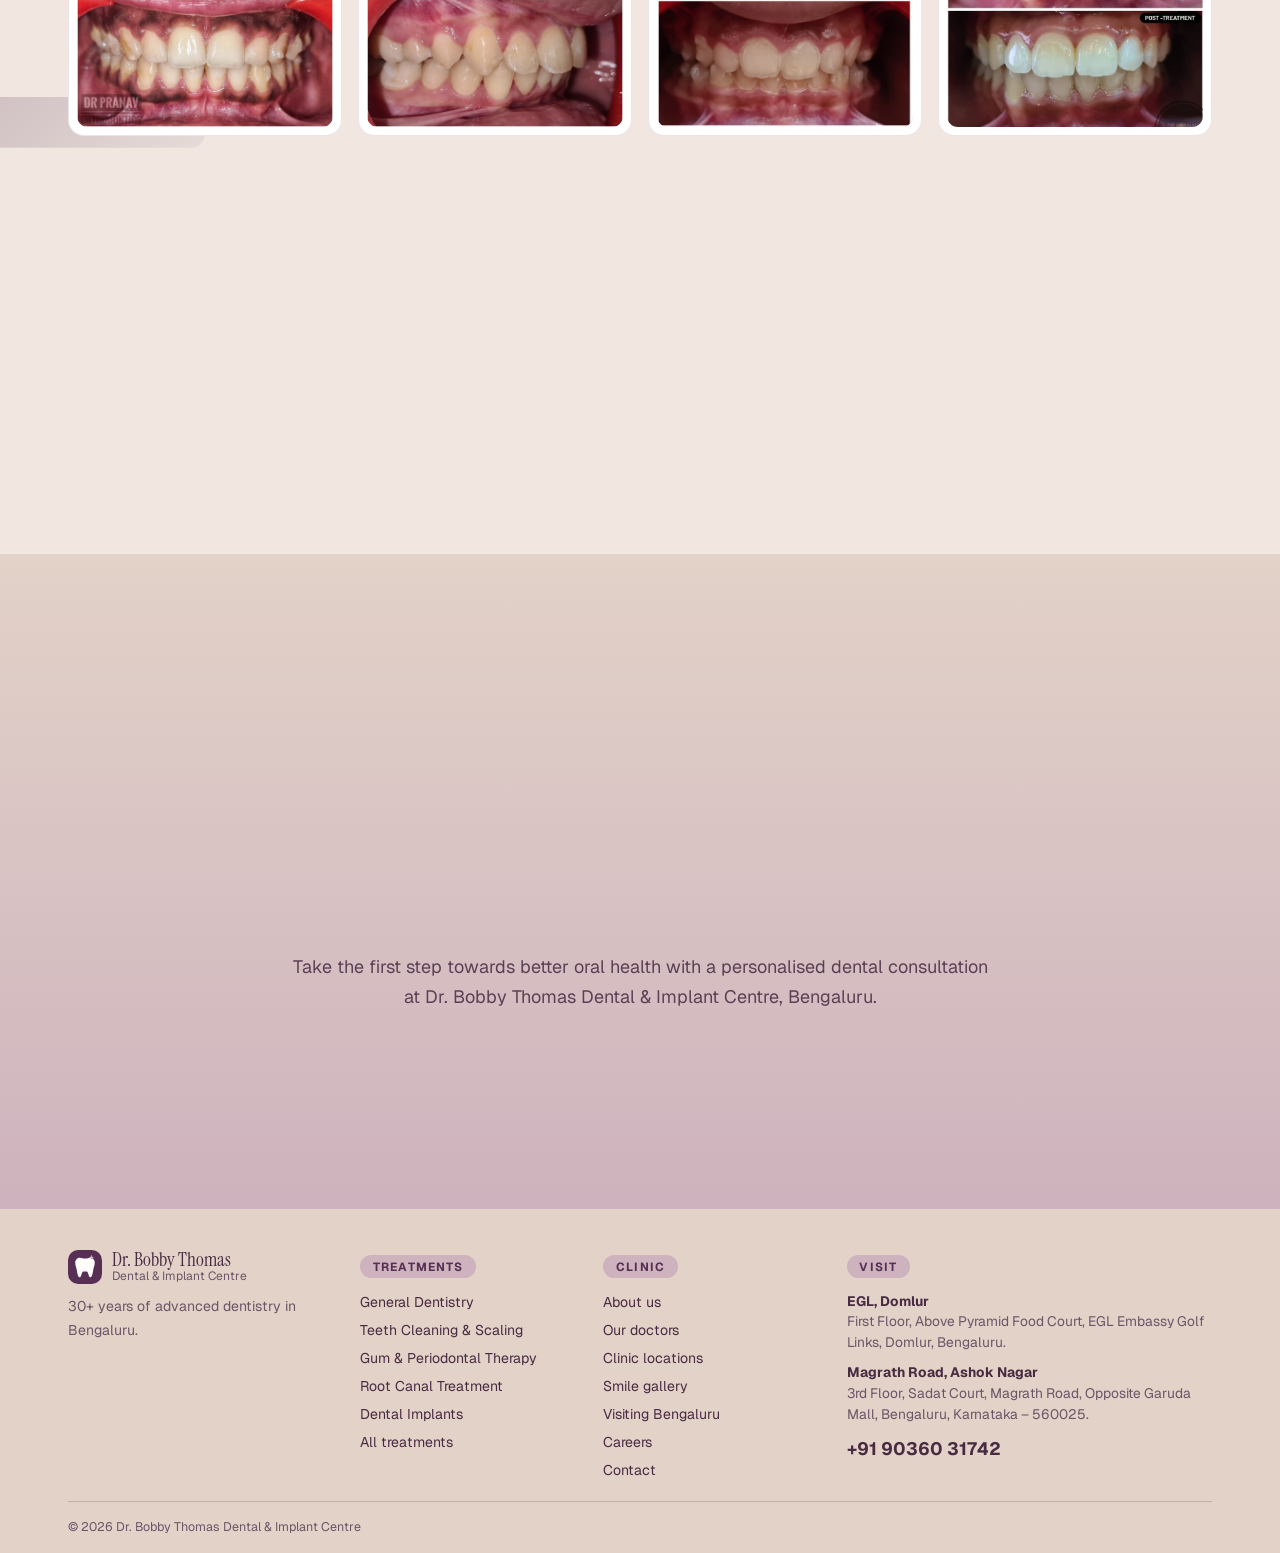
<file: gallery.html>
<!DOCTYPE html>
<html lang="en">
<head>
<meta charset="utf-8">
<meta name="viewport" content="width=device-width, initial-scale=1, viewport-fit=cover">
<title>Smile Gallery | Dr. Bobby Thomas Dental &amp; Implant Centre, Bengaluru</title>
<meta name="description" content="Every smile is unique, and every dental treatment journey is different. Explore selected dental cases and smile transformations from our clinic.">
<link rel="preconnect" href="https://fonts.googleapis.com">
<link rel="preconnect" href="https://fonts.gstatic.com" crossorigin>
<link href="https://fonts.googleapis.com/css2?family=Geist:wght@300..700&family=Instrument+Serif:ital@0;1&display=swap" rel="stylesheet">
<link rel="stylesheet" href="assets/styles.css">
<link rel="stylesheet" href="assets/sections.css">
<link rel="stylesheet" href="assets/pages.css">
<script>document.documentElement.classList.add('js');</script>
<link rel="stylesheet" href="assets/motion.css">
<link rel="stylesheet" href="assets/fx.css">
</head>
<body data-page="gallery">
<main id="main">
  <section class="page-hero">
    <div class="wrap">
      <nav class="crumbs" aria-label="Breadcrumb"><a href="index.html">Home</a><span aria-hidden="true">/</span><span aria-current="page">Smile gallery</span></nav>
      <span class="eyebrow" data-reveal>REAL SMILES, REAL STORIES</span>
      <h1 data-reveal>A Closer Look at <span class="em">Smile Transformations.</span></h1>
      <svg class="smile draw smile-under" viewBox="0 0 400 60" aria-hidden="true" preserveAspectRatio="none"><path d="M4 8 C 90 62, 310 62, 396 8"/></svg>
      <p class="lead" data-reveal>Every smile is unique, and every dental treatment journey is different. Explore selected dental cases and smile transformations from our clinic.</p>
      <p class="lead" data-reveal>From smile enhancement and teeth alignment to dental implants and full-mouth rehabilitation, discover examples of dental care focused on improving oral health and smile appearance.</p>
    </div>
  </section>
  <div class="wrap" style="padding-bottom:var(--section)">
    <!-- Doc categories not shown yet (no photographs sorted into them): Full Smile Makeover, Teeth Whitening, Dental Implants,
         Smile Redesign, Crowns &amp; Bridges, Full-Mouth Rehabilitation. Add a data-cat and a filter button when photos arrive. -->
    <div class="gallery-cats" role="group" aria-label="Filter the gallery"><button type="button" class="chip" aria-pressed="true" data-f="all">All <small>15</small></button><button type="button" class="chip" aria-pressed="false" data-f="ortho">Orthodontic Treatment <small>11</small></button><button type="button" class="chip" aria-pressed="false" data-f="cosmetic">Cosmetic Dentistry <small>2</small></button></div>
    <div class="results gallery-grid" id="galleryGrid">
      <figure class="result" data-reveal data-cat="cosmetic"><div class="ph" data-img="gallery/cosmetic-01" data-alt="Before and after veneer smile makeover, close-up of teeth"></div></figure>
      <figure class="result" data-reveal data-cat="cosmetic"><div class="ph" data-img="ba-1" data-alt="Before and after smile transformation, close-up of teeth"></div></figure>
      <figure class="result" data-reveal data-cat="ortho"><div class="ph" data-img="gallery/ortho-08" data-alt="Before and after orthodontic treatment, patient portrait"></div></figure>
      <figure class="result" data-reveal data-cat="ortho"><div class="ph" data-img="gallery/ortho-05" data-alt="Before and after orthodontic treatment, patient portrait"></div></figure>
      <figure class="result" data-reveal data-cat="ortho"><div class="ph" data-img="gallery/ortho-06" data-alt="Before and after orthodontic treatment with braces, patient portrait"></div></figure>
      <figure class="result" data-reveal data-cat="ortho"><div class="ph" data-img="gallery/ortho-07" data-alt="Before and after orthodontic treatment, young patient portrait"></div></figure>
      <figure class="result" data-reveal data-cat="ortho"><div class="ph" data-img="gallery/ortho-10" data-alt="Before and after orthodontic treatment, patient portrait"></div></figure>
      <figure class="result" data-reveal data-cat="ortho"><div class="ph" data-img="gallery/ortho-01" data-alt="Before and after orthodontic treatment, front view of teeth"></div></figure>
      <figure class="result" data-reveal data-cat="ortho"><div class="ph" data-img="gallery/ortho-02" data-alt="Before and after closing gaps between teeth with orthodontic treatment"></div></figure>
      <figure class="result" data-reveal data-cat="ortho"><div class="ph" data-img="gallery/ortho-03" data-alt="Before and after orthodontic treatment, side view of teeth"></div></figure>
      <figure class="result" data-reveal data-cat="ortho"><div class="ph" data-img="gallery/ortho-04" data-alt="Before and after correcting a crossbite, front view of teeth"></div></figure>
      <figure class="result" data-reveal data-cat="ortho"><div class="ph" data-img="gallery/ortho-09" data-alt="Before and after 15 months of orthodontic treatment"></div></figure>
      <figure class="result" data-reveal data-cat="ortho"><div class="ph" data-img="gallery/ortho-11" data-alt="Before and after orthodontic treatment, side view of teeth"></div></figure>
      <figure class="result" data-reveal data-cat=""><div class="ph" data-img="ba-2" data-alt="Before and after smile improvement, patient portrait"></div></figure>
      <figure class="result" data-reveal data-cat=""><div class="ph" data-img="ba-3" data-alt="Before and after smile enhancement, patient portrait"></div></figure>
    </div>
  </div>
  <div id="cta"></div>
</main>
<script src="assets/data.js"></script>
<script src="assets/site.js"></script>
<script src="assets/motion.js"></script>
<script src="assets/listing.js"></script>
<script>
/* Gallery filter: show one category at a time */
(function () {
  var bar = document.querySelector(".gallery-cats"), grid = document.getElementById("galleryGrid");
  if (!bar || !grid) return;
  bar.addEventListener("click", function (e) {
    var b = e.target.closest("button"); if (!b) return;
    bar.querySelectorAll("button").forEach(function (x) { x.setAttribute("aria-pressed", x === b); });
    var f = b.dataset.f;
    grid.querySelectorAll(".result").forEach(function (r) { r.hidden = !(f === "all" || r.dataset.cat === f); r.classList.add("in"); });
  });
})();
</script>
<script src="assets/fx.js"></script>
</body>
</html>
</file>
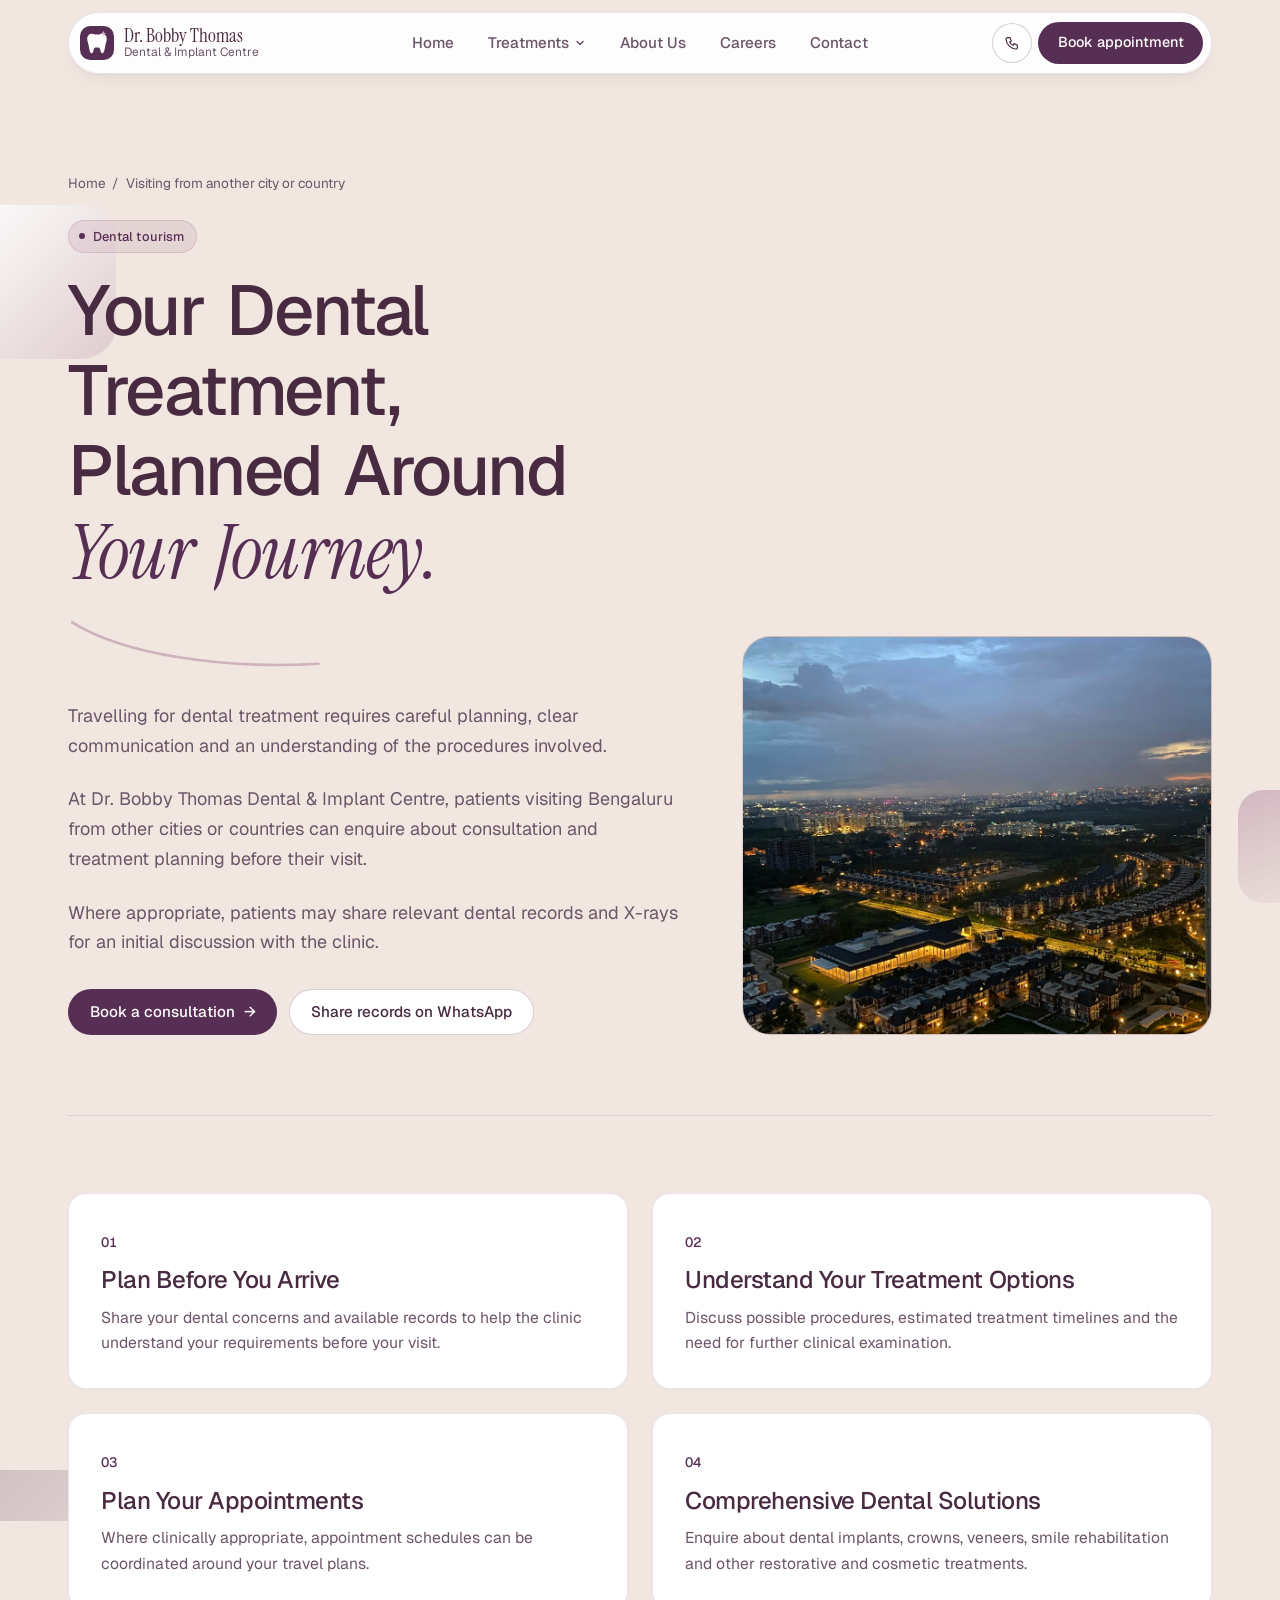
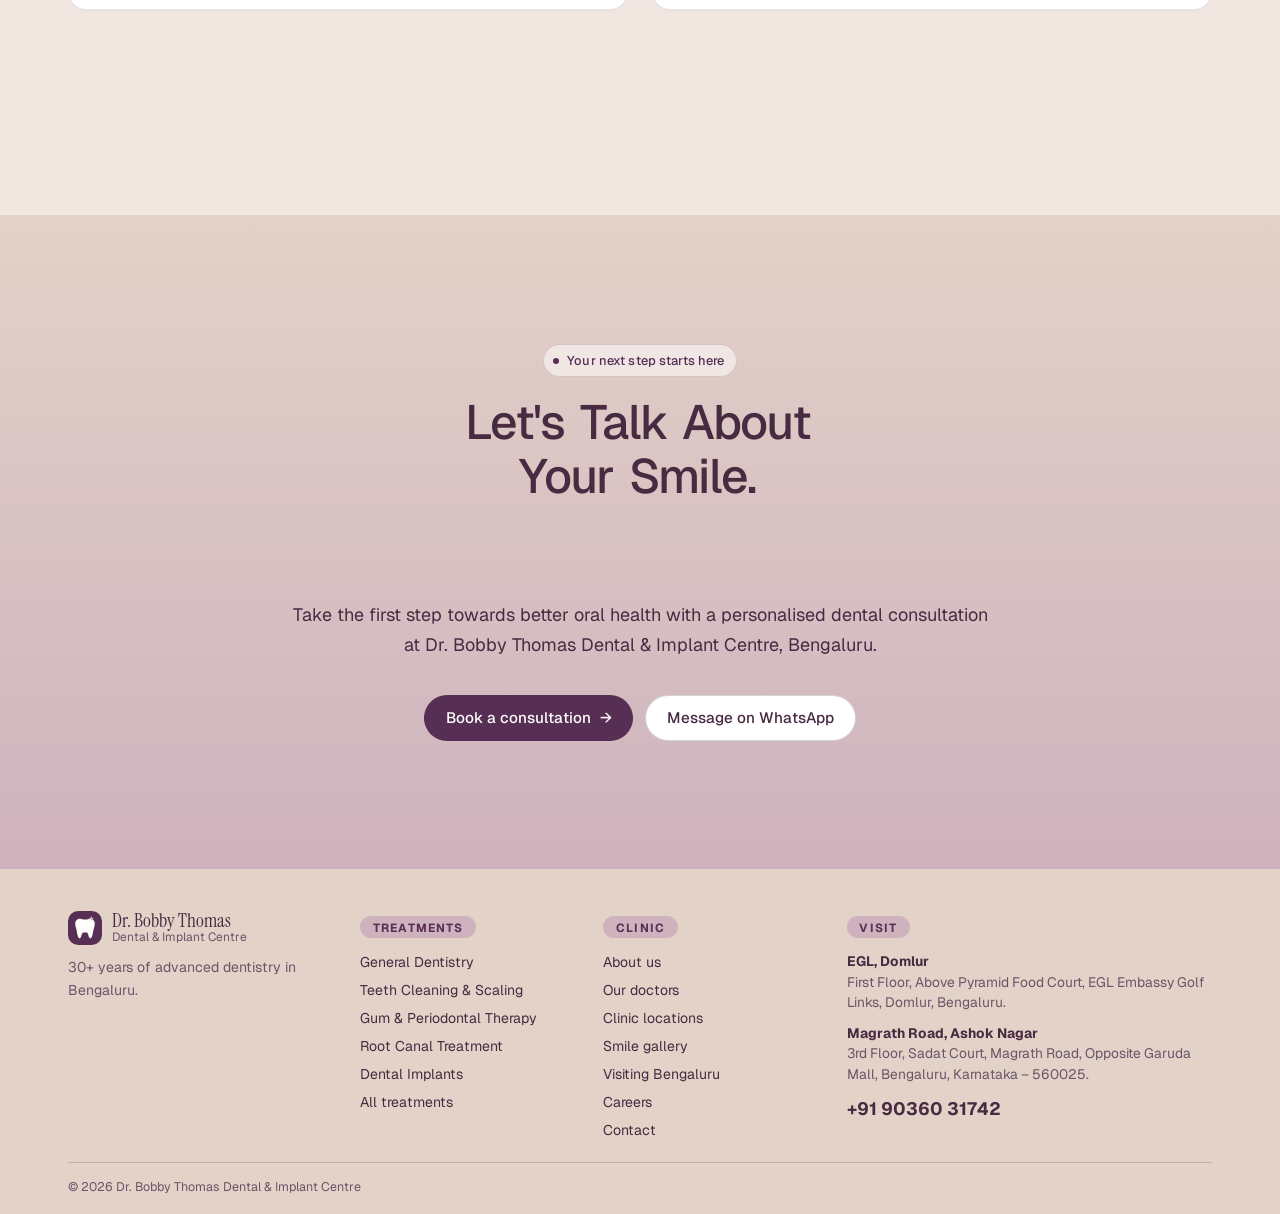
<file: tourism.html>
<!DOCTYPE html>
<html lang="en">
<head>
<meta charset="utf-8">
<meta name="viewport" content="width=device-width, initial-scale=1, viewport-fit=cover">
<title>Dental Tourism in Bengaluru | Dr. Bobby Thomas Dental Centre</title>
<meta name="description" content="Planning dental treatment in Bengaluru? Contact Dr. Bobby Thomas Dental & Implant Centre to discuss consultation, treatment planning and appointment scheduling before your visit.">
<link rel="preconnect" href="https://fonts.googleapis.com">
<link rel="preconnect" href="https://fonts.gstatic.com" crossorigin>
<link href="https://fonts.googleapis.com/css2?family=Geist:wght@300..700&family=Instrument+Serif:ital@0;1&display=swap" rel="stylesheet">
<link rel="stylesheet" href="assets/styles.css">
<link rel="stylesheet" href="assets/pages.css">
<script>document.documentElement.classList.add('js');</script>
<link rel="stylesheet" href="assets/motion.css">
<link rel="stylesheet" href="assets/fx.css">
</head>
<body data-page="tourism">
<main id="main">
  <section class="page-hero">
    <div class="wrap">
      <nav class="crumbs" aria-label="Breadcrumb"><a href="index.html">Home</a><span aria-hidden="true">/</span><span aria-current="page">Visiting from another city or country</span></nav>
      <div class="hero-2">
        <div>
          <span class="eyebrow" data-reveal>Dental tourism</span>
          <h1 data-reveal>Your Dental Treatment, Planned Around <span class="em">Your Journey.</span></h1>
          <svg class="smile draw smile-under" viewBox="0 0 400 60" aria-hidden="true" preserveAspectRatio="none"><path d="M4 8 C 90 62, 310 62, 396 8"/></svg>
          <p class="lead" data-reveal>Travelling for dental treatment requires careful planning, clear communication and an understanding of the procedures involved.</p>
          <p class="lead" data-reveal>At Dr. Bobby Thomas Dental &amp; Implant Centre, patients visiting Bengaluru from other cities or countries can enquire about consultation and treatment planning before their visit.</p>
          <p class="lead" data-reveal>Where appropriate, patients may share relevant dental records and X-rays for an initial discussion with the clinic.</p>
          <div class="actions" data-reveal><a class="btn" href="contact.html?treatment=tourism">Book a consultation <span class="arrow" aria-hidden="true">→</span></a><a class="btn btn-ghost" href="https://wa.me/919036031742" target="_blank" rel="noopener">Share records on WhatsApp</a></div>
        </div>
        <div class="ph" data-img="tourism" data-alt="Bengaluru" data-label="Bengaluru / clinic photograph" data-mask></div>
      </div>
    </div>
  </section>
  <div class="wrap" style="padding-bottom:var(--section)">
    <section class="row" style="display:block">
      <div class="grid grid-2">
        <article class="card" data-reveal><span class="num">01</span><h3>Plan Before You Arrive</h3><p>Share your dental concerns and available records to help the clinic understand your requirements before your visit.</p></article>
        <article class="card" data-reveal><span class="num">02</span><h3>Understand Your Treatment Options</h3><p>Discuss possible procedures, estimated treatment timelines and the need for further clinical examination.</p></article>
        <article class="card" data-reveal><span class="num">03</span><h3>Plan Your Appointments</h3><p>Where clinically appropriate, appointment schedules can be coordinated around your travel plans.</p></article>
        <article class="card" data-reveal><span class="num">04</span><h3>Comprehensive Dental Solutions</h3><p>Enquire about dental implants, crowns, veneers, smile rehabilitation and other restorative and cosmetic treatments.</p></article>
      </div>
    </section>
  </div>
  <div id="cta"></div>
</main>
<script src="assets/data.js"></script>
<script src="assets/site.js"></script>
<script src="assets/motion.js"></script>
<script>document.getElementById("cta").outerHTML = UI.cta(); pageReady();</script>
<script src="assets/fx.js"></script>
</body>
</html>
</file>
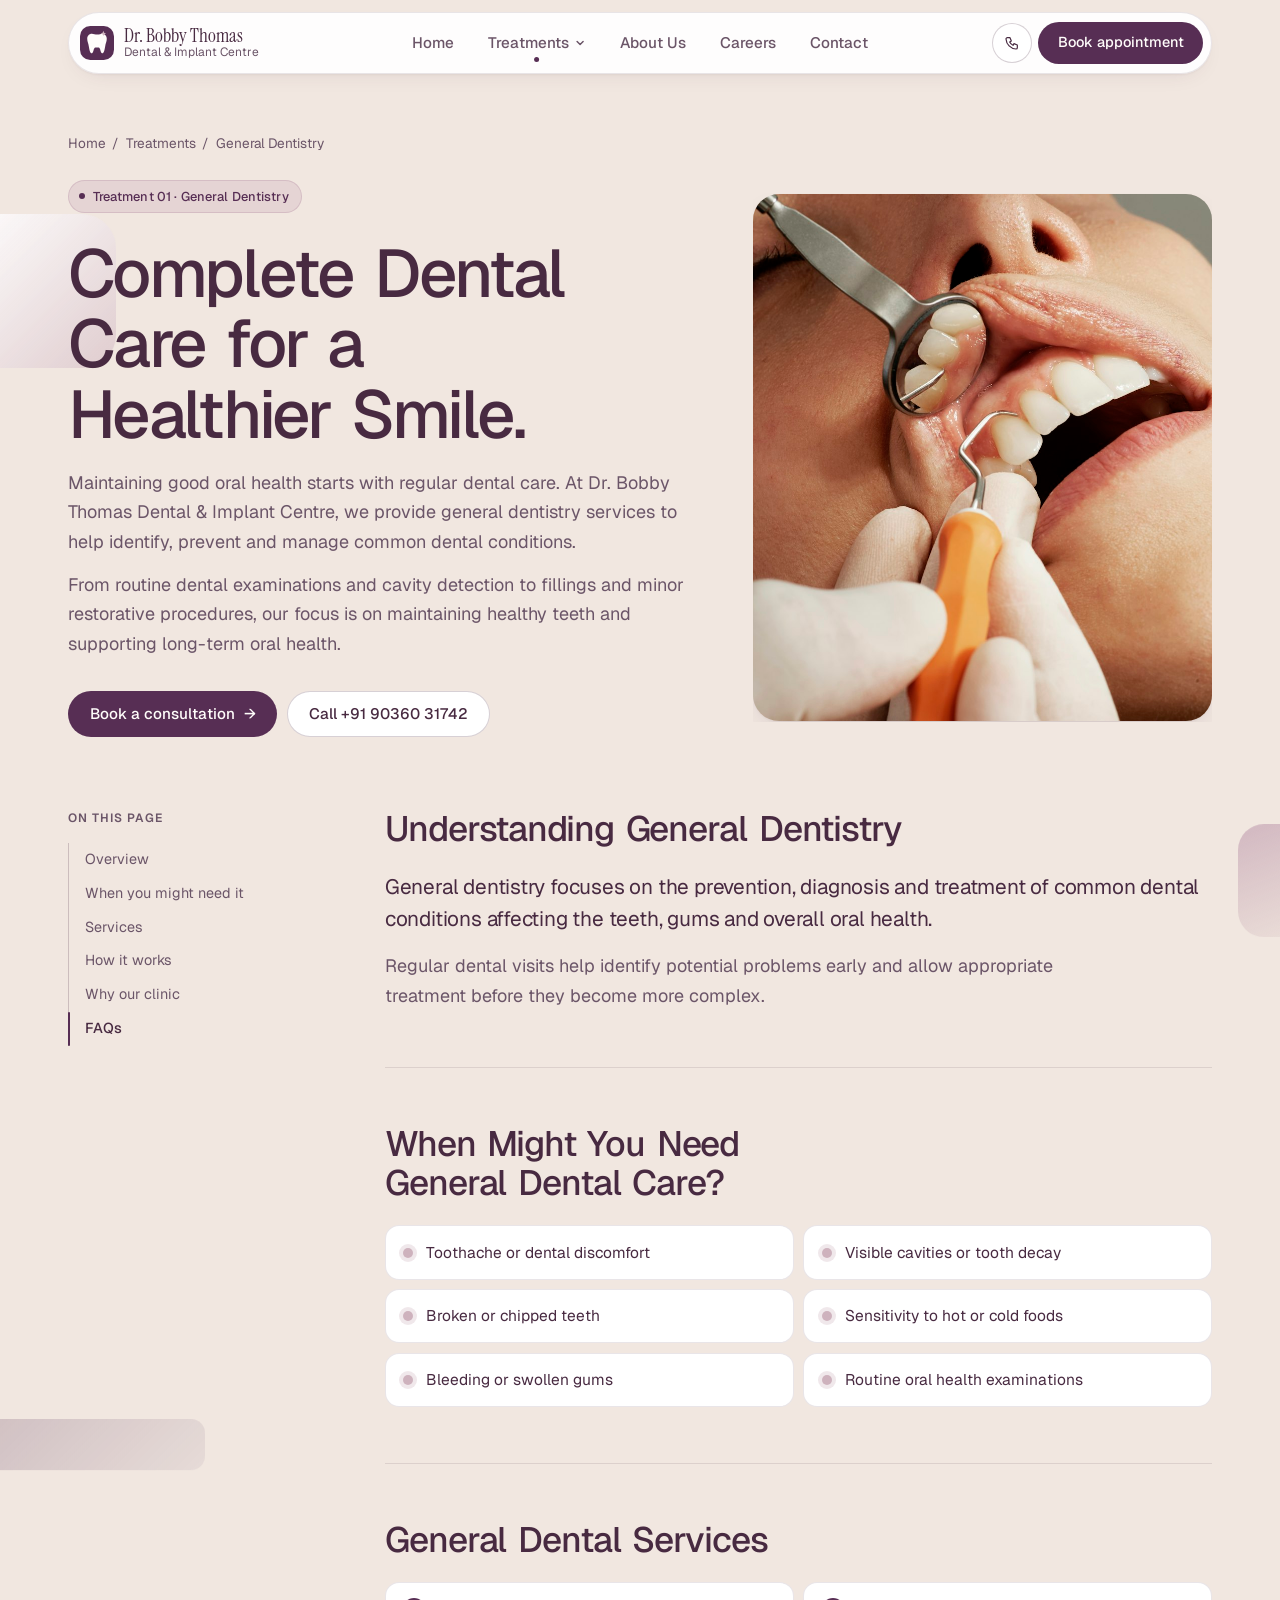
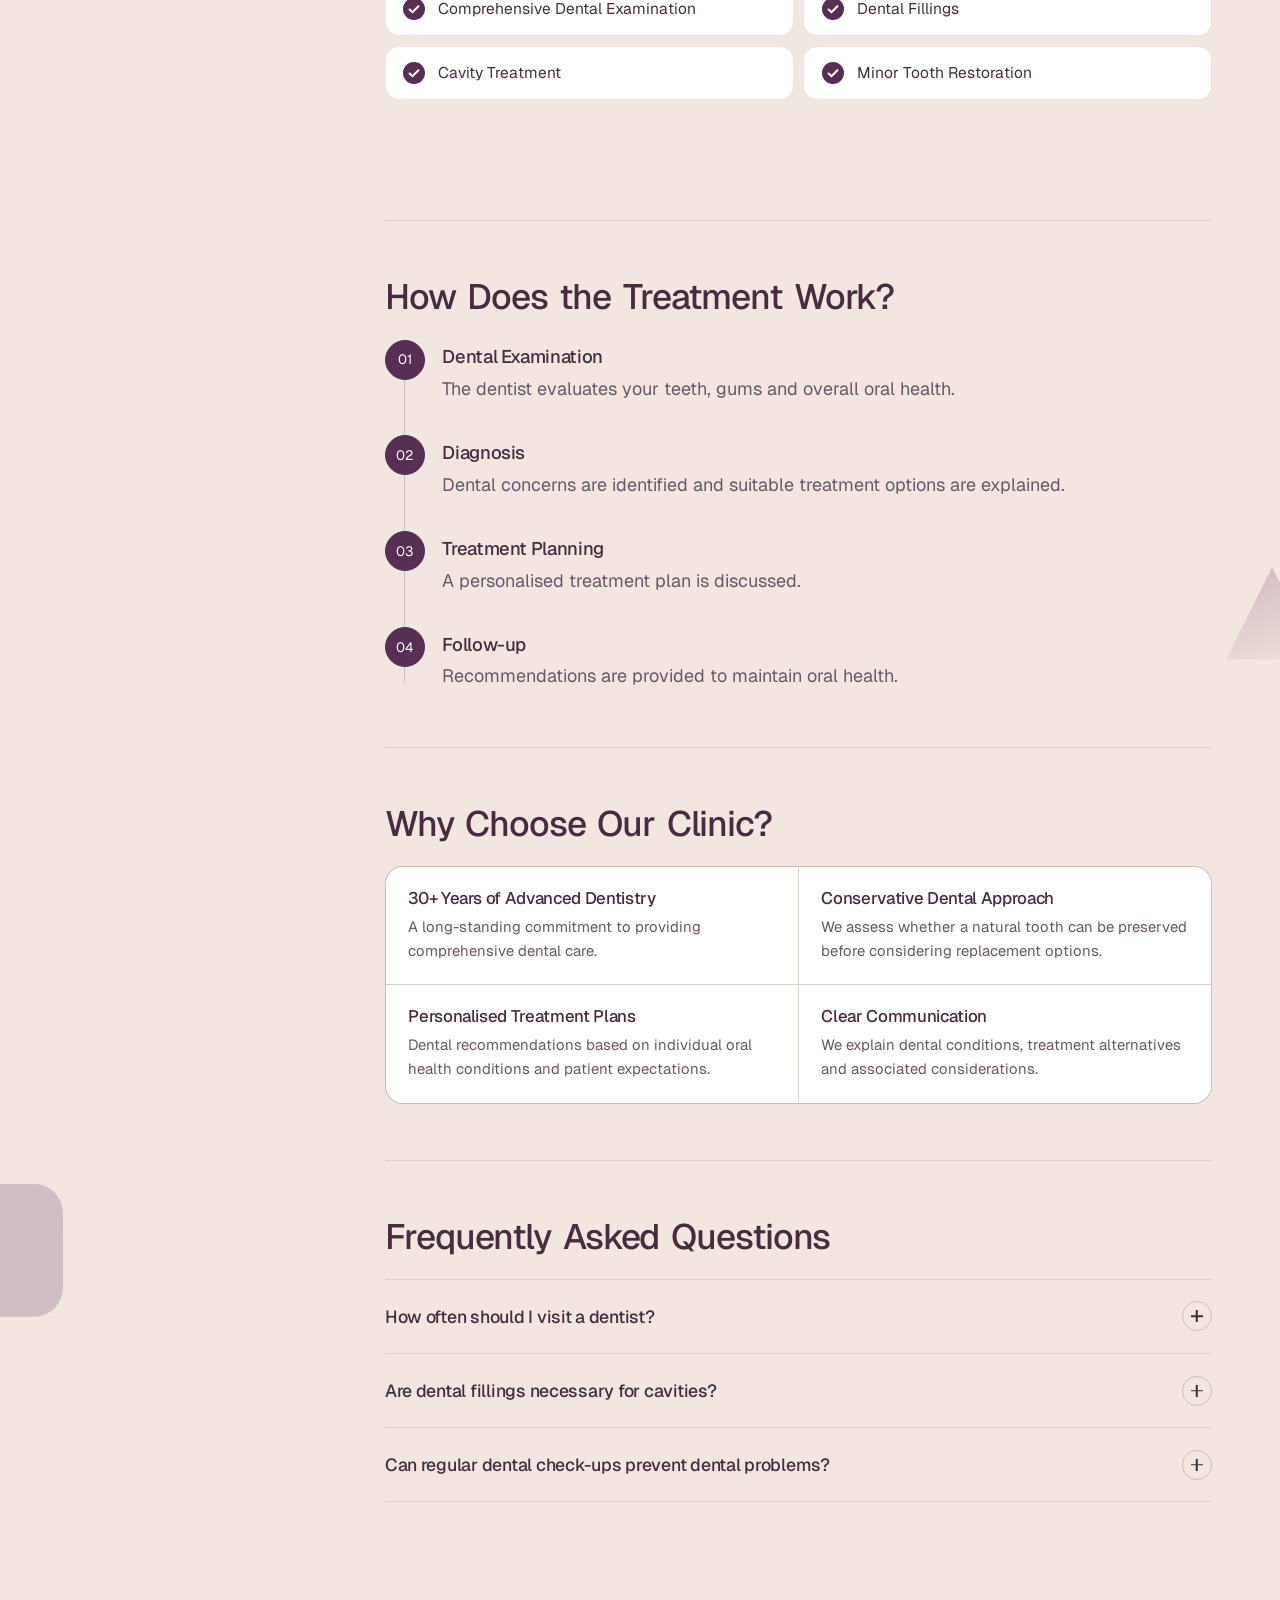
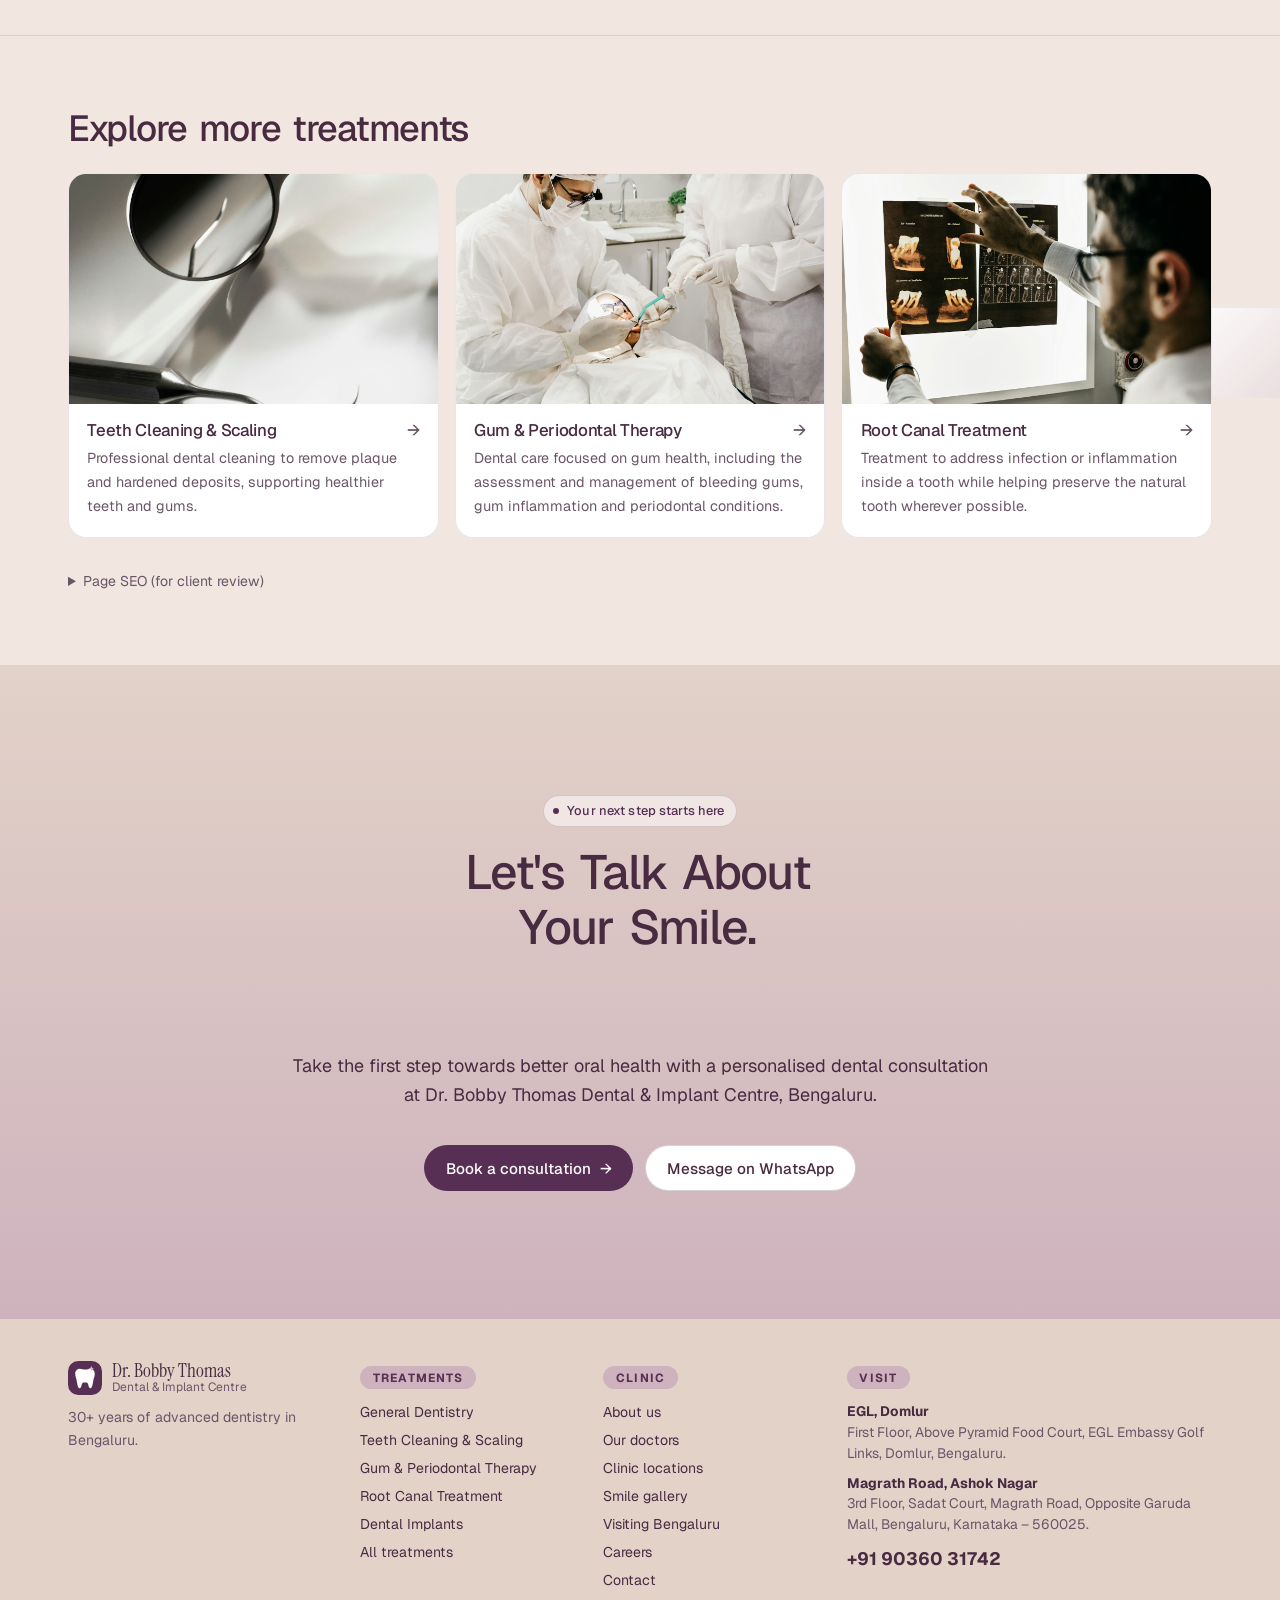
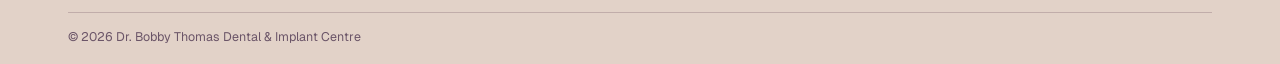
<file: treatment.html>
<!DOCTYPE html>
<html lang="en">
<head>
<meta charset="utf-8">
<meta name="viewport" content="width=device-width, initial-scale=1, viewport-fit=cover">
<title>Treatments | Dr. Bobby Thomas Dental &amp; Implant Centre</title>
<meta name="description" content="">
<link rel="preconnect" href="https://fonts.googleapis.com">
<link rel="preconnect" href="https://fonts.gstatic.com" crossorigin>
<link href="https://fonts.googleapis.com/css2?family=Geist:wght@300..700&family=Instrument+Serif:ital@0;1&display=swap" rel="stylesheet">
<link rel="stylesheet" href="assets/styles.css">
<link rel="stylesheet" href="assets/pages.css">
<script>document.documentElement.classList.add('js');</script>
<style>
  /* ---------- Treatment page: crisp hero, sticky index, one clean reading column ---------- */
  .tp-hero { padding: calc(76px + clamp(2rem, 5vw, 3.5rem)) 0 clamp(3rem, 6vw, 4.5rem); }
  .tp-hero-grid { display: grid; gap: clamp(2rem, 5vw, 4.5rem); align-items: center; }
  @media (min-width: 960px) { .tp-hero-grid { grid-template-columns: minmax(0, 1.15fr) minmax(0, .85fr); } }
  .tp-hero h1 { font-size: clamp(2.4rem, 1.5rem + 3.4vw, 4.2rem); letter-spacing: -.04em; line-height: 1.02; max-width: 15ch; margin-top: .4rem; }
  .tp-hero .lead { margin-top: 1.2rem; max-width: 56ch; }
  .tp-hero .lead + .lead { margin-top: .8rem; }
  .tp-hero .actions { display: flex; flex-wrap: wrap; gap: .6rem; margin-top: 2rem; }
  .tp-hero .ph { aspect-ratio: 4 / 4.6; border-radius: 26px; border: 0; box-shadow: var(--shadow); }
  @media (max-width: 959px) { .tp-hero .ph { aspect-ratio: 4 / 3; } }

  .tp-body { display: grid; gap: 2rem; padding-bottom: clamp(3rem, 6vw, 5rem); }
  @media (min-width: 1000px) { .tp-body { grid-template-columns: 240px minmax(0, 1fr); gap: clamp(3rem, 6vw, 5.5rem); } }

  /* "On this page" index with a sliding marker */
  .toc { display: none; }
  @media (min-width: 1000px) {
    .toc { display: block; position: sticky; top: 120px; align-self: start; }
    .toc p { font-size: .75rem; font-weight: 600; letter-spacing: .08em; text-transform: uppercase; color: var(--muted); margin-bottom: .9rem; }
    .toc ol { list-style: none; margin: 0; padding: 0 0 0 1rem; position: relative; border-left: 1px solid var(--line-strong); }
    .toc a { display: block; padding: .45rem 0; font-size: .9rem; line-height: 1.35; color: var(--muted); text-decoration: none; transition: color 150ms ease; }
    .toc a[aria-current="true"] { color: var(--text); font-weight: 500; }
    @media (hover: hover) and (pointer: fine) { .toc a:hover { color: var(--text); } }
    .toc-mark { position: absolute; left: -1.5px; top: 0; width: 2px; border-radius: 2px; background: var(--cocoa); transition: transform 260ms var(--ease-out), height 260ms var(--ease-out); }
  }

  .tp-sec { padding: clamp(2.5rem, 5vw, 3.5rem) 0; border-top: 1px solid var(--line); scroll-margin-top: 110px; }
  .tp-sec:first-child { border-top: 0; padding-top: 0; }
  .tp-sec h2 { font-size: clamp(1.6rem, 1.2rem + 1.3vw, 2.2rem); letter-spacing: -.03em; max-width: 24ch; margin-bottom: 1.4rem; }
  .tp-sec .p-lead { font-size: clamp(1.1rem, 1rem + .4vw, 1.3rem); line-height: 1.55; letter-spacing: -.01em; max-width: 60ch; }
  .tp-sec .p-more { color: var(--muted); max-width: 62ch; margin-top: 1rem; }
  .tp-note { margin-top: 1.2rem; font-size: .92rem; color: var(--muted); font-style: italic; }

  .sym { list-style: none; margin: 0; padding: 0; display: grid; gap: .6rem; }
  @media (min-width: 640px) { .sym { grid-template-columns: 1fr 1fr; } }
  .sym li { display: flex; gap: .8rem; align-items: center; padding: .95rem 1.1rem; border-radius: 14px; background: var(--surface); border: 1px solid var(--line); font-size: .97rem; line-height: 1.4; }
  .sym li::before { content: ""; flex: none; width: 10px; height: 10px; border-radius: 50%; background: var(--sand); box-shadow: 0 0 0 4px color-mix(in srgb, var(--sand) 30%, transparent); }
  .sym.check li::before { width: 22px; height: 22px; box-shadow: none;
    background: var(--cocoa) url("data:image/svg+xml,%3Csvg xmlns='http://www.w3.org/2000/svg' viewBox='0 0 20 20'%3E%3Cpath d='M6 10.5l2.6 2.5L14 7.5' fill='none' stroke='%23FFF9F0' stroke-width='1.9' stroke-linecap='round' stroke-linejoin='round'/%3E%3C/svg%3E") center/100% no-repeat; }

  .opts { display: grid; gap: .9rem; }
  @media (min-width: 640px) { .opts { grid-template-columns: 1fr 1fr; } }
  .opt { padding: 1.3rem 1.35rem; border-radius: 18px; background: var(--surface); border: 1px solid var(--line); }
  .opt .num { font-size: .78rem; }
  .opt h3 { font-size: 1.12rem; margin: .35rem 0 .4rem; }
  .opt p { color: var(--muted); font-size: .94rem; }

  /* Steps: reuse the shared timeline, a touch crisper */
  .tp-sec .steps-list li::before { background: var(--cocoa); color: #FFFDFB; border-color: var(--cocoa); }
  .tp-sec .steps-list h3 { font-size: 1.15rem; }

  .why4 { display: grid; gap: 1px; background: var(--line); border: 1px solid var(--line); border-radius: 18px; overflow: hidden; }
  @media (min-width: 640px) { .why4 { grid-template-columns: 1fr 1fr; } }
  .why4 div { background: var(--surface); padding: 1.3rem 1.4rem; }
  .why4 h3 { font-size: 1.05rem; margin-bottom: .35rem; }
  .why4 p { color: var(--muted); font-size: .93rem; }

  /* Related: photo cards */
  .rel { padding: clamp(3rem, 6vw, 4.5rem) 0; border-top: 1px solid var(--line); }
  .rel h2 { font-size: var(--step-2); margin-bottom: 1.5rem; }
  .rel-grid { display: grid; gap: 1rem; }
  @media (min-width: 760px) { .rel-grid { grid-template-columns: repeat(3, 1fr); } }
  .rc { display: flex; flex-direction: column; text-decoration: none; background: var(--surface); border: 1px solid var(--line); border-radius: 18px; overflow: hidden; }
  .rc .ph { aspect-ratio: 16 / 10; border: 0; border-radius: 0; }
  .rc .ph::after { content: none; }
  .rc .ph > img { transition: scale 500ms var(--ease-out); }
  .rc .txt { padding: 1rem 1.15rem 1.15rem; }
  .rc h3 { font-size: 1.05rem; display: flex; justify-content: space-between; gap: 1rem; }
  .rc h3 span { color: var(--muted); transition: transform 200ms var(--ease-out), color 150ms ease; }
  .rc p { color: var(--muted); font-size: .9rem; margin-top: .35rem; }
  .js .rc[data-reveal], .js .rc[data-reveal].in, .rc { transition: opacity 600ms var(--ease-out), transform 700ms var(--ease-out), translate 220ms var(--ease-out), scale 160ms var(--ease-out), box-shadow 220ms ease; }
  .rc:active { scale: .985; }
  @media (hover: hover) and (pointer: fine) {
    .rc:hover { translate: 0 -4px; box-shadow: 0 18px 34px -20px rgba(72,42,65,.35); }
    .rc:hover .ph > img { scale: 1.05; }
    .rc:hover h3 span { transform: translateX(3px); color: var(--text); }
  }

  @media (prefers-reduced-motion: no-preference) {
    .js .rise { opacity: 0; transform: translateY(12px); animation: rise 800ms var(--ease-out) forwards; animation-delay: var(--d, 0ms); }
  }
  @keyframes rise { to { opacity: 1; transform: none; } }
</style>
<link rel="stylesheet" href="assets/motion.css">
<link rel="stylesheet" href="assets/fx.css">
</head>
<body data-page="treatment">
<main id="main"></main>
<script src="assets/data.js"></script>
<script src="assets/site.js"></script>
<script src="assets/motion.js"></script>
<script>
(function () {
  var S = SITE, U = UI, esc = U.esc;
  var id = new URLSearchParams(location.search).get("id");
  var idx = Math.max(0, S.treatments.findIndex(function (t) { return t.id === id; }));
  var t = S.treatments[idx];
  document.title = t.seoTitle;
  document.querySelector('meta[name="description"]').setAttribute("content", t.meta);

  /* short index labels, derived from the section type */
  function label(s) {
    if (s.type === "text" || s.type === "pair") return "Overview";
    if (s.type === "steps") return "How it works";
    if (s.type === "options") return "Treatment options";
    if (s.type === "list" && s.style === "check") return /benefit/i.test(s.h) ? "Benefits" : "Services";
    if (s.type === "list") return /sign|symptom/i.test(s.h) ? "Signs to look for" : "When you might need it";
    return s.h;
  }

  var secs = [];   /* {id, label, html} */
  t.sections.forEach(function (s, k) {
    var sid = "sec-" + k, body = "";
    if (s.type === "text") body = s.p.map(function (p, i) { return '<p class="' + (i ? "p-more" : "p-lead") + '" data-reveal>' + esc(p) + '</p>'; }).join("");
    if (s.type === "pair") body = '<div class="opts">' + s.items.map(function (it) { return '<article class="opt" data-reveal><h3>' + esc(it[0]) + '</h3>' + it[1].map(function (p) { return '<p>' + esc(p) + '</p>'; }).join("") + '</article>'; }).join("") + '</div>';
    if (s.type === "list") {
      body = '<ul class="sym' + (s.style === "check" ? " check" : "") + '">' + s.items.map(function (i) { return '<li data-reveal>' + esc(i) + '</li>'; }).join("") + '</ul>';
      if (s.note) body += '<p class="tp-note" data-reveal>' + esc(s.note) + '</p>';
    }
    if (s.type === "options") body = '<div class="opts">' + s.items.map(function (o, i) { return '<article class="opt" data-reveal><span class="num">' + U.pad(i + 1) + '</span><h3>' + esc(o[0]) + '</h3><p>' + esc(o[1]) + '</p></article>'; }).join("") + '</div>';
    if (s.type === "steps") body = U.steps(s.items);
    secs.push({ id: sid, label: label(s), html: '<section class="tp-sec" id="' + sid + '"><h2 data-reveal>' + esc(s.type === "pair" ? "Understanding the Treatment" : s.h) + '</h2>' + body + '</section>' });
  });
  secs.push({ id: "sec-why", label: "Why our clinic", html: '<section class="tp-sec" id="sec-why"><h2 data-reveal>Why Choose Our Clinic?</h2><div class="why4" data-reveal>' +
    [["30+ Years of Advanced Dentistry", "A long-standing commitment to providing comprehensive dental care."],
     ["Conservative Dental Approach", "We assess whether a natural tooth can be preserved before considering replacement options."],
     ["Personalised Treatment Plans", "Dental recommendations based on individual oral health conditions and patient expectations."],
     ["Clear Communication", "We explain dental conditions, treatment alternatives and associated considerations."]]
    .map(function (o) { return '<div><h3>' + esc(o[0]) + '</h3><p>' + esc(o[1]) + '</p></div>'; }).join("") + '</div></section>' });
  secs.push({ id: "sec-faq", label: "FAQs", html: '<section class="tp-sec" id="sec-faq"><h2 data-reveal>Frequently Asked Questions</h2><div data-reveal="fade">' + U.faq(t.faqs) + '</div></section>' });

  var html = '<section class="tp-hero"><div class="wrap">' +
    '<nav class="crumbs" aria-label="Breadcrumb"><a href="index.html">Home</a><span aria-hidden="true">/</span><a href="index.html#treatments">Treatments</a><span aria-hidden="true">/</span><span aria-current="page">' + esc(t.name) + '</span></nav>' +
    '<div class="tp-hero-grid"><div>' +
      '<span class="eyebrow rise">Treatment ' + U.pad(idx + 1) + ' · ' + esc(t.fullName || t.name) + '</span>' +
      '<h1 class="rise" style="--d:60ms">' + esc(t.heading) + '</h1>' +
      t.intro.map(function (p, i) { return '<p class="lead rise" style="--d:' + (110 + i * 40) + 'ms">' + esc(p) + '</p>'; }).join("") +
      '<div class="actions rise" style="--d:220ms"><a class="btn" href="contact.html?treatment=' + t.id + '">Book a consultation ' + U.ARROW + '</a><a class="btn btn-ghost" href="' + S.phoneHref + '">Call ' + esc(S.phone) + '</a></div>' +
    '</div><div class="ph" data-img="treat-' + t.id + '" data-alt="' + esc(t.name) + '" data-label="' + esc(t.name) + ' photograph" data-mask></div></div>' +
  '</div></section>';

  html += '<div class="wrap tp-body">' +
    '<nav class="toc" aria-label="On this page"><p>On this page</p><ol><span class="toc-mark" id="tocMark" aria-hidden="true"></span>' +
      secs.map(function (s) { return '<li><a href="#' + s.id + '">' + esc(s.label) + '</a></li>'; }).join("") + '</ol></nav>' +
    '<div class="tp-main">' + secs.map(function (s) { return s.html; }).join("") + '</div>' +
  '</div>';

  var rel = [1, 2, 3].map(function (k) { return S.treatments[(idx + k) % S.treatments.length]; });
  html += '<section class="rel"><div class="wrap"><h2 data-reveal>Explore more treatments</h2><div class="rel-grid">' +
    rel.map(function (r) { return '<a class="rc" href="treatment.html?id=' + r.id + '" data-reveal><div class="ph" data-img="treat-' + r.id + '" data-alt=""></div><div class="txt"><h3>' + esc(r.name) + '<span aria-hidden="true">→</span></h3><p>' + esc(r.short) + '</p></div></a>'; }).join("") +
  '</div>' +
  '<details class="review-note"><summary>Page SEO (for client review)</summary><dl><dt>SEO title</dt><dd>' + esc(t.seoTitle) + '</dd><dt>Meta description</dt><dd>' + esc(t.meta) + '</dd><dt>Primary keywords</dt><dd>' + t.keywords.map(esc).join(", ") + '</dd></dl></details>' +
  '</div></section>';

  html += U.cta();
  document.getElementById("main").innerHTML = html;
  pageReady();

  /* "On this page": highlight the section being read; the marker slides to it */
  var links = Array.prototype.slice.call(document.querySelectorAll(".toc a")), mark = document.getElementById("tocMark");
  if (links.length && "IntersectionObserver" in window) {
    var current = null;
    function setActive(id) {
      if (id === current) return; current = id;
      links.forEach(function (a) {
        var on = a.getAttribute("href") === "#" + id;
        a.setAttribute("aria-current", on);
        if (on && mark) { mark.style.height = a.offsetHeight + "px"; mark.style.transform = "translateY(" + a.parentNode.offsetTop + "px)"; }
      });
    }
    var tio = new IntersectionObserver(function (es) {
      es.forEach(function (e) { if (e.isIntersecting) setActive(e.target.id); });
    }, { rootMargin: "-40% 0px -55% 0px" });
    secs.forEach(function (s) { tio.observe(document.getElementById(s.id)); });
    setActive(secs[0].id);
  }
})();
</script>
<script src="assets/fx.js"></script>
</body>
</html>
</file>
<file: assets/styles.css>
/* ==========================================================
   Dr. Bobby Thomas Dental & Implant Centre: design system
   Motion personality: Calm (scroll) + crisp UI feedback
   ========================================================== */
:root {
  /* Palette: 482A41 plum, E2D2C8 blush, CEB2BD rose, 8E7692 mauve, 572E54 aubergine. Light blush is primary; white / off-white lift it. */
  --bg: #F1E7E0;
  --bg-2: #E2D2C8;
  --linen: #E2D2C8;
  --surface: #FFFFFF;
  --text: #482A41;
  --muted: #6B5568;
  --accent: #572E54;
  --accent-ink: #FFFDFB;
  --accent-soft: #F8F3EF;
  --cocoa: #572E54;
  --cocoa-hover: #482A41;
  --sand: #CEB2BD;
  --sand-hover: #BF9FAD;
  --caramel: #8E7692;
  --blush: #F8F3EF;
  --espresso: #482A41;
  --line: rgba(72, 42, 65, .12);
  --line-strong: rgba(72, 42, 65, .22);
  --shadow: 0 1px 2px rgba(72,42,65,.05), 0 12px 32px -14px rgba(72,42,65,.24);

  --font-display: "Geist", system-ui, -apple-system, "Segoe UI", sans-serif;
  --font-text: "Geist", system-ui, -apple-system, "Segoe UI", sans-serif;
  --font-serif: "Instrument Serif", Georgia, "Times New Roman", serif;

  --step--1: clamp(.83rem, .8rem + .15vw, .94rem);
  --step-0: clamp(1rem, .95rem + .25vw, 1.125rem);
  --step-1: clamp(1.2rem, 1.1rem + .5vw, 1.5rem);
  --step-2: clamp(1.6rem, 1.3rem + 1.2vw, 2.3rem);
  --step-3: clamp(1.9rem, 1.4rem + 2vw, 3rem);
  --step-4: clamp(2.4rem, 1.5rem + 3.8vw, 4.4rem);

  --pad: clamp(1rem, 4vw, 3rem);
  --section: clamp(4.5rem, 10vw, 8.5rem);
  --radius: 18px;

  --ease-out: cubic-bezier(0.23, 1, 0.32, 1);
  --ease-in-out: cubic-bezier(0.77, 0, 0.175, 1);
  --ease-drawer: cubic-bezier(0.32, 0.72, 0, 1);
  color-scheme: light;
}

*, *::before, *::after { box-sizing: border-box; }
html { scroll-padding-top: 100px; -webkit-text-size-adjust: 100%; }
@media (prefers-reduced-motion: no-preference) { html { scroll-behavior: smooth; } }
body {
  margin: 0; background: var(--bg); color: var(--text);
  font: 400 var(--step-0)/1.65 var(--font-text);
  -webkit-font-smoothing: antialiased; text-rendering: optimizeLegibility;
  overflow-x: clip;
}
h1, h2, h3, h4 { font-family: var(--font-display); font-weight: 500; line-height: 1.1; letter-spacing: -.035em; margin: 0; text-wrap: balance; }
h3 { font-size: var(--step-1); line-height: 1.25; letter-spacing: -.02em; }
p { margin: 0; }
p + p { margin-top: 1em; }
a { color: inherit; }
img, svg { display: block; max-width: 100%; }
button { font: inherit; color: inherit; }
::selection { background: var(--sand); color: var(--espresso); }
:focus-visible { outline: 2px solid var(--caramel); outline-offset: 3px; border-radius: 8px; }
.sr-only { position: absolute; width: 1px; height: 1px; overflow: hidden; clip: rect(0 0 0 0); white-space: nowrap; }
.skip { position: absolute; left: 1rem; top: -100px; z-index: 100; background: var(--sand); color: var(--accent-ink); padding: .6rem 1rem; border-radius: 10px; }
.skip:focus { top: 1rem; }

.wrap { max-width: 1240px; margin: 0 auto; padding: 0 var(--pad); }
.section { padding: var(--section) 0; position: relative; }
.eyebrow {
  display: inline-flex; align-items: center; gap: .5rem;
  font-size: .8rem; font-weight: 500; letter-spacing: .01em; color: var(--cocoa);
  padding: .3rem .75rem .3rem .6rem; border-radius: 999px;
  background: color-mix(in srgb, var(--sand) 35%, transparent); border: 1px solid color-mix(in srgb, var(--sand) 70%, transparent);
  margin-bottom: 1.1rem;
}
.eyebrow::before { content: ""; width: 6px; height: 6px; border-radius: 50%; background: var(--cocoa); }
.h2 { font-size: var(--step-3); max-width: 18ch; }
.lead { color: var(--muted); max-width: 58ch; font-size: var(--step-0); }
.lead + .lead { margin-top: 1rem; }
.muted { color: var(--muted); }
/* Emphasis: an italic serif voice inside the sans headlines */
.em { font-family: var(--font-serif); font-style: italic; font-weight: 400; letter-spacing: -.01em; color: var(--cocoa); font-size: 1.08em; }
.section-head { display: grid; gap: 1.5rem; margin-bottom: clamp(2.5rem, 5vw, 4rem); }
@media (min-width: 900px) { .section-head.split { grid-template-columns: 1.1fr 1fr; align-items: end; gap: 4rem; } }

/* ---------- Buttons (Emil: press scale, custom ease, gated hover) ---------- */
.btn {
  display: inline-flex; align-items: center; justify-content: center; gap: .55rem;
  min-height: 46px; padding: 0 1.3rem; border-radius: 999px; border: 1px solid transparent;
  background: var(--cocoa); color: #FFFDFB; font-weight: 500; font-size: .95rem;
  text-decoration: none; cursor: pointer; white-space: nowrap;
  transition: transform 160ms var(--ease-out), background-color 150ms ease, border-color 150ms ease;
  -webkit-tap-highlight-color: transparent; user-select: none;
}
.btn:active { transform: scale(0.97); }
.btn .arrow { transition: transform 200ms var(--ease-out); }
.btn-ghost { background: var(--surface); color: var(--text); border-color: var(--line-strong); }
.btn-sand { background: var(--sand); color: var(--espresso); }
.btn-sm { min-height: 38px; padding: 0 1rem; font-size: .9rem; }
@media (hover: hover) and (pointer: fine) {
  .btn:hover { background: var(--cocoa-hover); }
  .btn:hover .arrow { transform: translateX(3px); }
  .btn-ghost:hover { background: var(--bg-2); border-color: var(--line-strong); }
  .btn-sand:hover { background: var(--sand-hover); }
}
.link { text-decoration: none; background: linear-gradient(currentColor, currentColor) 0 100% / 0 1.5px no-repeat; transition: background-size 250ms var(--ease-out); font-weight: 600; color: var(--accent); }
@media (hover: hover) and (pointer: fine) { .link:hover { background-size: 100% 1.5px; } }
.link:focus-visible { background-size: 100% 1.5px; }

/* ---------- Progress ---------- */
.progress { display: none; position: fixed; top: 0; left: 0; right: 0; height: 2px; background: var(--sand); transform: scaleX(0); transform-origin: 0 50%; z-index: 60; pointer-events: none; }

/* ---------- Header: floating frosted pill ---------- */
/* Top info strip scrolls away; the bar stays. Transform only. */
.site-header { position: fixed; inset: 0 0 auto; z-index: 50; pointer-events: none; transition: transform 300ms var(--ease-out); }
.site-header.scrolled { transform: none; }
.topbar { pointer-events: auto; height: 38px; background: var(--cocoa); color: #F8F3EF; font-size: .82rem; }
.topbar .wrap { height: 100%; display: flex; align-items: center; justify-content: space-between; gap: 1rem; }
.topbar a { display: inline-flex; align-items: center; gap: .45rem; text-decoration: none; color: inherit; transition: color 150ms ease; }
.topbar a svg { opacity: .8; }
.topbar i { font-style: normal; opacity: .5; margin: 0 .2rem; }
.tb-right { display: flex; gap: 1.4rem; }
@media (hover: hover) and (pointer: fine) { .topbar a:hover { color: #fff; } }
@media (max-width: 760px) { .topbar .wrap > a { display: none; } .topbar .wrap { justify-content: center; } }
.site-header .bar {
  pointer-events: auto; position: relative; margin-top: 12px;
  display: flex; align-items: center; justify-content: space-between; gap: 1rem;
  height: 62px; padding: 0 .5rem 0 .7rem; border-radius: 999px;
  background: color-mix(in srgb, var(--surface) 92%, transparent);
  backdrop-filter: saturate(1.6) blur(16px); -webkit-backdrop-filter: saturate(1.6) blur(16px);
  border: 1px solid var(--line);
  box-shadow: 0 1px 2px rgba(72,42,65,.05), 0 8px 24px -14px rgba(72,42,65,.18);
  transition: box-shadow 250ms ease;
}
.site-header.scrolled .bar { box-shadow: 0 1px 2px rgba(72,42,65,.05), 0 14px 34px -14px rgba(72,42,65,.26); }
.brand { display: flex; align-items: center; gap: .6rem; text-decoration: none; line-height: 1.15; }
.brand-mark { width: 34px; height: 34px; flex: none; }
.brand b { display: block; font-family: var(--font-serif); font-weight: 400; font-size: 1.2rem; letter-spacing: 0; line-height: 1.05; }
.brand small { display: block; font-size: .75rem; color: var(--muted); }

.nav { display: none; position: absolute; left: 50%; translate: -50% 0; align-items: center; gap: 2px; }
.nav > a, .nav > .dd > button {
  position: relative; z-index: 1; background: none; border: 0; cursor: pointer; text-decoration: none;
  font-size: .95rem; font-weight: 500; color: var(--muted);
  padding: .5rem 1rem; border-radius: 999px; display: inline-flex; align-items: center; gap: .3rem;
  transition: color 150ms ease;
}
.nav > a:hover, .nav > .dd > button:hover, .dd[data-open] > button { color: var(--text); }
.nav [aria-current="page"] { color: var(--cocoa); }
.nav [aria-current="page"]::after { content: ""; position: absolute; left: 50%; bottom: 2px; width: 5px; height: 5px; margin-left: -2.5px; border-radius: 50%; background: var(--cocoa); }
.nav-ind {
  position: absolute; left: 0; top: 50%; height: 36px; margin-top: -18px; border-radius: 999px;
  background: var(--bg-2); opacity: 0; pointer-events: none;
  transition: transform 220ms var(--ease-out), width 220ms var(--ease-out), opacity 150ms ease;
}
.nav-ind.on { opacity: 1; }
.nav-ind.instant { transition: opacity 150ms ease; }

.header-actions { display: flex; align-items: center; gap: .4rem; }
.icon-btn {
  position: relative; width: 40px; height: 40px; border-radius: 50%; display: none; place-items: center;
  color: var(--text); border: 1px solid var(--line-strong); background: var(--surface); text-decoration: none;
  transition: background-color 150ms ease, transform 160ms var(--ease-out);
}
.icon-btn:active { transform: scale(.95); }
.icon-btn[data-tip]::after {
  content: attr(data-tip); position: absolute; top: calc(100% + 10px); left: 50%; translate: -50% 0; white-space: nowrap;
  font-size: .8rem; padding: .35rem .6rem; border-radius: 8px; background: var(--espresso); color: #FFFDFB;
  opacity: 0; transform: scale(.97) translateY(-2px); transform-origin: top center; pointer-events: none;
  transition: opacity 125ms ease, transform 125ms var(--ease-out);
}
@media (hover: hover) and (pointer: fine) {
  .icon-btn:hover { background: var(--bg-2); }
  .icon-btn:hover::after { opacity: 1; transform: none; transition-delay: 300ms; }
}
.header-actions .book { min-height: 42px; padding: 0 1.15rem; }
@media (min-width: 960px) { .nav { display: flex; } .icon-btn { display: inline-grid; } .menu-btn { display: none !important; } }

/* Treatments mega-menu: anchored under the bar, scales from the top, 150ms */
.dd { position: static; }
.dd .chev { transition: transform 200ms var(--ease-out); }
.dd[data-open] .chev { transform: rotate(180deg); }
.dd-panel {
  position: absolute; top: calc(100% + 8px); left: 50%; translate: -50% 0;
  width: min(880px, calc(100vw - 2rem)); padding: .5rem; border-radius: 22px;
  background: var(--surface); border: 1px solid var(--line); box-shadow: 0 1px 2px rgba(72,42,65,.04), 0 24px 60px -20px rgba(72,42,65,.28);
  display: grid; grid-template-columns: 1fr 240px; grid-template-rows: auto 1fr; gap: .25rem .5rem;
  transform-origin: top center; opacity: 0; transform: scale(.97) translateY(-4px); visibility: hidden;
  transition: opacity 120ms ease, transform 120ms var(--ease-out), visibility 0s linear 120ms;
}
.dd-panel::before { content: ""; position: absolute; left: 0; right: 0; top: -12px; height: 12px; } /* hover bridge */
.dd[data-open] .dd-panel { opacity: 1; transform: none; visibility: visible; transition: opacity 150ms ease, transform 150ms var(--ease-out), visibility 0s; }
.dd-head { grid-column: 1; display: flex; justify-content: space-between; align-items: baseline; padding: .6rem .75rem .2rem; font-size: .8rem; color: var(--muted); }
.dd-head span, .dd-head a { font-weight: 500; color: var(--text); }
.dd-head a { text-decoration: none; background: linear-gradient(currentColor, currentColor) 0 100% / 0 1px no-repeat; transition: background-size 250ms var(--ease-out); }
@media (hover: hover) and (pointer: fine) { .dd-head a:hover { background-size: 100% 1px; } }
.dd-head a::after { content: " →"; }
.dd-list { grid-column: 1; display: grid; grid-template-columns: 1fr 1fr; gap: 2px; }
.dd-list a { display: flex; gap: .75rem; align-items: center; padding: .5rem .6rem; border-radius: 14px; text-decoration: none; transition: background-color 120ms ease; }
.dd-list .th { flex: none; width: 44px; height: 44px; border-radius: 10px; background: var(--bg-2) center / cover no-repeat; }
.dd-list .tx { min-width: 0; display: grid; }
.dd-list b { font-weight: 500; font-size: .9rem; letter-spacing: -.01em; }
.dd-list small { font-size: .78rem; color: var(--muted); white-space: nowrap; overflow: hidden; text-overflow: ellipsis; }
.dd-feature { grid-column: 2; grid-row: 1 / span 2; display: flex; flex-direction: column; gap: .3rem; padding: .5rem; border-radius: 16px; background: var(--bg-2); text-decoration: none; }
.dd-feature .ph { aspect-ratio: 4/3; border-radius: 12px; border: 0; margin-bottom: .5rem; }
.dd-feature .ph::after { content: none; }
.dd-feature b { font-weight: 500; font-size: .95rem; padding: 0 .3rem; letter-spacing: -.01em; }
.dd-feature small { font-size: .82rem; color: var(--muted); padding: 0 .3rem; }
.dd-feature .go { margin-top: auto; padding: .6rem .3rem .2rem; font-size: .85rem; font-weight: 500; display: inline-flex; gap: .35rem; }
.dd-feature .go .arrow { transition: transform 200ms var(--ease-out); }
@media (hover: hover) and (pointer: fine) {
  .dd-list a:hover { background: var(--bg); }
  .dd-feature:hover .go .arrow { transform: translateX(3px); }
}

/* Mobile drawer (iOS-like curve) */
.menu-btn { width: 40px; height: 40px; border-radius: 50%; border: 1px solid var(--line-strong); background: var(--surface); display: inline-grid; place-items: center; cursor: pointer; transition: transform 160ms var(--ease-out); }
.menu-btn:active { transform: scale(.95); }
.menu-btn i { display: block; width: 18px; height: 1.5px; background: currentColor; position: relative; }
.menu-btn i::before, .menu-btn i::after { content: ""; position: absolute; left: 0; width: 18px; height: 1.5px; background: currentColor; }
.menu-btn i::before { top: -6px; } .menu-btn i::after { top: 6px; }
.drawer-scrim { position: fixed; inset: 0; background: rgba(58,30,52,.4); z-index: 70; opacity: 0; visibility: hidden; transition: opacity 300ms ease, visibility 0s linear 300ms; }
.drawer {
  position: fixed; inset: 0 0 0 auto; width: min(420px, 100%); z-index: 80; background: var(--bg);
  transform: translateX(100%); visibility: hidden; transition: transform 420ms var(--ease-drawer), visibility 0s linear 420ms;
  display: flex; flex-direction: column; overflow-y: auto; overscroll-behavior: contain;
  padding: 1rem var(--pad) calc(1.5rem + env(safe-area-inset-bottom));
}
body.menu-open .drawer { transform: none; visibility: visible; transition: transform 420ms var(--ease-drawer), visibility 0s; }
body.menu-open .drawer-scrim { opacity: 1; visibility: visible; transition: opacity 300ms ease, visibility 0s; }
.drawer-top { display: flex; justify-content: space-between; align-items: center; height: 60px; }
.drawer nav { display: flex; flex-direction: column; margin-top: 1rem; }
.drawer nav > a, .drawer summary { font-family: var(--font-display); font-size: 1.3rem; font-weight: 500; letter-spacing: -.02em; text-decoration: none; padding: .85rem 0; border-bottom: 1px solid var(--line); cursor: pointer; list-style: none; display: flex; justify-content: space-between; align-items: center; }
.drawer summary::-webkit-details-marker { display: none; }
.drawer details[open] summary .chev { transform: rotate(180deg); }
.drawer summary .chev { width: 16px; height: 16px; transition: transform 200ms var(--ease-out); }
.m-treat { display: grid; grid-template-columns: 1fr 1fr; gap: .4rem; padding: .8rem 0 1rem; border-bottom: 1px solid var(--line); }
.m-treat a { display: flex; align-items: center; gap: .55rem; padding: .4rem; border-radius: 12px; background: var(--surface); border: 1px solid var(--line); text-decoration: none; font-size: .85rem; line-height: 1.25; }
.m-treat a:active { transform: scale(.98); }
.m-treat .th { flex: none; width: 34px; height: 34px; border-radius: 8px; background: var(--bg-2) center / cover no-repeat; }
.m-more { display: flex; flex-wrap: wrap; gap: .4rem; margin-top: 1.2rem; }
.m-more a { font-size: .88rem; color: var(--muted); text-decoration: none; padding: .4rem .8rem; border-radius: 999px; border: 1px solid var(--line-strong); }
.drawer-cta { display: grid; gap: .5rem; margin-top: auto; padding-top: 1.5rem; }
.drawer-cta .btn { min-height: 50px; }
body.menu-open { overflow: hidden; }

/* ---------- Smile arc motif ---------- */
.smile { display: block; width: 100%; height: auto; overflow: visible; }
.smile path { fill: none; stroke: var(--sand); stroke-width: 2.5; stroke-linecap: round; }
.smile-divider { width: min(180px, 40%); margin: 0 auto; opacity: .9; }

/* ---------- Reveal system (hidden state only with JS) ---------- */
.js [data-reveal] { opacity: 0; transform: translateY(12px); }
.js [data-reveal="fade"] { transform: none; }
.js [data-reveal="left"] { transform: translateX(-12px); }
.js [data-reveal="scale"] { transform: scale(.98); }
.js [data-reveal].in { opacity: 1; transform: none; transition: opacity 600ms var(--ease-out), transform 700ms var(--ease-out); transition-delay: var(--d, 0ms); }
/* Inner-page hero photos uncover from the bottom while settling from a slight zoom */
.js [data-mask] { clip-path: inset(100% 0 0 0); }
.js [data-mask] > img { scale: 1.08; }
.js [data-mask].in { clip-path: inset(0 0 0 0); transition: clip-path 1.1s var(--ease-in-out) .1s; }
.js [data-mask].in > img { scale: 1; transition: scale 1.5s var(--ease-out) .1s; }

/* ---------- Page-to-page transitions (cross-document View Transitions) ----------
   The header stays put; the page content fades out quickly and the next one rises in.
   Browsers without support simply navigate normally. */
@view-transition { navigation: auto; }
.site-header { view-transition-name: site-header; }
::view-transition-group(site-header) { animation: none; }
@media (prefers-reduced-motion: no-preference) {
  ::view-transition-old(root) { animation: vt-out 160ms var(--ease-out) both; }
  ::view-transition-new(root) { animation: vt-in 360ms var(--ease-out) both; }
}
@keyframes vt-out { to { opacity: 0; transform: translateY(-6px); } }
@keyframes vt-in { from { opacity: 0; transform: translateY(14px); } }

/* ---------- Page hero (inner pages) ---------- */
.page-hero { padding: calc(76px + clamp(3rem, 8vw, 6rem)) 0 clamp(3rem, 7vw, 5rem); position: relative; overflow: hidden; }
.page-hero h1 { font-size: var(--step-4); max-width: 16ch; }
.page-hero .lead { margin-top: 1.5rem; }
.page-hero .actions { display: flex; flex-wrap: wrap; gap: .75rem; margin-top: 2rem; }
.page-hero .smile-under { width: min(420px, 80%); margin-top: 1.2rem; }
.crumbs { display: flex; flex-wrap: wrap; gap: .4rem; font-size: .85rem; color: var(--muted); margin-bottom: 1.5rem; }
.crumbs a { text-decoration: none; }
.crumbs a:hover { color: var(--text); }
.hero-glow { position: absolute; z-index: -1; width: 70vw; max-width: 900px; aspect-ratio: 1; right: -20vw; top: -25vw; border-radius: 50%; background: radial-gradient(closest-side, color-mix(in srgb, var(--sand) 35%, transparent), transparent 70%); pointer-events: none; }

/* ---------- Cards and grids ---------- */
.card { background: var(--surface); border: 1px solid var(--line); box-shadow: 0 1px 2px rgba(72,42,65,.03); border-radius: var(--radius); padding: clamp(1.4rem, 3vw, 2rem); }
.grid { display: grid; gap: clamp(1rem, 2vw, 1.5rem); }
@media (min-width: 700px) { .grid-2 { grid-template-columns: repeat(2, 1fr); } .grid-3 { grid-template-columns: repeat(2, 1fr); } }
@media (min-width: 1000px) { .grid-3 { grid-template-columns: repeat(3, 1fr); } .grid-4 { grid-template-columns: repeat(4, 1fr); } }
@media (min-width: 700px) and (max-width: 999px) { .grid-4 { grid-template-columns: repeat(2, 1fr); } }
.num { font-family: var(--font-display); font-size: .85rem; font-weight: 500; color: var(--cocoa); font-variant-numeric: tabular-nums; }
.card h3 { margin: .6rem 0 .6rem; }
.card p { color: var(--muted); font-size: .98rem; }

.checklist { list-style: none; padding: 0; margin: 0; display: grid; gap: .1rem; }
.checklist li { display: flex; gap: .8rem; align-items: flex-start; padding: .85rem 0; border-bottom: 1px solid var(--line); }
.checklist li::before { content: ""; flex: none; width: 20px; height: 20px; margin-top: .2rem; border-radius: 50%; background: var(--accent-soft) url("data:image/svg+xml,%3Csvg xmlns='http://www.w3.org/2000/svg' viewBox='0 0 20 20'%3E%3Cpath d='M6 10.5l2.6 2.5L14 7.5' fill='none' stroke='%239A7658' stroke-width='1.8' stroke-linecap='round' stroke-linejoin='round'/%3E%3C/svg%3E") center/100% no-repeat; }
.dotlist { list-style: none; padding: 0; margin: 0; display: flex; flex-wrap: wrap; gap: .55rem; }
.dotlist li { padding: .55rem 1rem; border-radius: 999px; background: var(--surface); border: 1px solid var(--line); font-size: .95rem; }

.chips { display: flex; flex-wrap: wrap; gap: .5rem; }
.chip { display: inline-flex; align-items: center; gap: .45rem; padding: .45rem .9rem; border-radius: 999px; font-size: .88rem; background: var(--accent-soft); color: var(--text); }
.chip::before { content: ""; width: 6px; height: 6px; border-radius: 50%; background: var(--sand); }
.badge-pending { display: inline-flex; gap: .4rem; align-items: center; font-size: .82rem; padding: .35rem .75rem; border-radius: 999px; border: 1px dashed var(--line-strong); color: var(--muted); }

/* Photo placeholders (no remote images) */
.ph {
  position: relative; border-radius: var(--radius); overflow: hidden; isolation: isolate;
  background:
    radial-gradient(120% 80% at 20% 10%, color-mix(in srgb, var(--sand) 45%, transparent), transparent 60%),
    radial-gradient(90% 70% at 90% 90%, color-mix(in srgb, var(--linen) 90%, transparent), transparent 60%),
    linear-gradient(160deg, var(--bg-2), var(--surface));
  border: 1px solid var(--line);
}
.ph::after { content: attr(data-label); position: absolute; left: 1rem; bottom: 1rem; font-size: .75rem; color: var(--muted); background: color-mix(in srgb, var(--surface) 85%, transparent); padding: .35rem .65rem; border-radius: 999px; }
.ph > img { position: absolute; inset: 0; width: 100%; height: 100%; object-fit: cover; }
.ph > :not(img) { position: relative; z-index: 1; }
.doc .ph > img, .portrait .ph > img { object-position: 50% 18%; }
.ph.has-img { background: var(--bg-2); }
.ph.has-img::after, .ph.has-img .monogram { display: none; }
.monogram { display: grid; place-items: center; font-family: var(--font-display); font-size: clamp(2.4rem, 6vw, 3.6rem); color: color-mix(in srgb, var(--accent) 70%, var(--text)); }

/* Steps timeline (smile arc becomes a drawn line) */
.steps-list { list-style: none; padding: 0; margin: 0; position: relative; display: grid; gap: 0; counter-reset: s; }
.steps-list::before { content: ""; position: absolute; left: 19px; top: 8px; bottom: 8px; width: 1.5px; background: var(--line-strong); }
.steps-list .rail { position: absolute; left: 19px; top: 8px; bottom: 8px; width: 1.5px; background: var(--caramel); transform-origin: top; }
.steps-list li { position: relative; padding: 0 0 2rem 3.6rem; counter-increment: s; }
.steps-list li:last-child { padding-bottom: 0; }
.steps-list li::before { content: counter(s, decimal-leading-zero); position: absolute; left: 0; top: 0; width: 40px; height: 40px; border-radius: 50%; display: grid; place-items: center; background: var(--surface); border: 1px solid var(--line-strong); color: var(--text); font-family: var(--font-display); font-size: .85rem; }
.steps-list h3 { font-size: var(--step-1); padding-top: .35rem; }
.steps-list p { color: var(--muted); margin-top: .35rem; }

/* FAQ accordion */
.faq { border-top: 1px solid var(--line); }
.faq details { border-bottom: 1px solid var(--line); }
.faq summary { list-style: none; cursor: pointer; display: flex; justify-content: space-between; gap: 1.5rem; align-items: center; padding: 1.35rem 0; font-family: var(--font-display); font-size: 1.1rem; font-weight: 500; letter-spacing: -.015em; line-height: 1.35; }
.faq summary::-webkit-details-marker { display: none; }
.faq .pm { flex: none; width: 30px; height: 30px; border-radius: 50%; border: 1px solid var(--line-strong); position: relative; transition: transform 250ms var(--ease-out), background-color 200ms ease; }
.faq .pm::before, .faq .pm::after { content: ""; position: absolute; left: 50%; top: 50%; width: 12px; height: 1.5px; background: currentColor; translate: -50% -50%; }
.faq .pm::after { rotate: 90deg; transition: rotate 250ms var(--ease-out); }
.faq details[open]:not(.closing) .pm { background: var(--sand); color: var(--espresso); border-color: var(--sand); }
.faq details[open]:not(.closing) .pm::after { rotate: 0deg; }
.faq .ans { overflow: hidden; color: var(--muted); max-width: 70ch; }
.faq .ans-in { padding: 0 3.5rem 1.5rem 0; }
@keyframes faq-in { from { opacity: 0; transform: translateY(-6px); } }

/* CTA band */
.cta-band { text-align: center; padding: var(--section) 0; position: relative; overflow: hidden; background: linear-gradient(180deg, var(--linen), var(--sand)); }
.cta-band .lead { color: var(--espresso); opacity: .85; }
.cta-band .eyebrow { background: rgba(255,255,255,.55); }
.cta-band .smile path { stroke: var(--cocoa); }
.cta-band h2 { font-size: var(--step-3); max-width: 18ch; margin: 0 auto; }
.cta-band .lead { margin: 1.5rem auto 0; }
.cta-band .actions { display: flex; flex-wrap: wrap; justify-content: center; gap: .75rem; margin-top: 2.2rem; }
.cta-band .smile { width: min(360px, 70%); margin: 1.2rem auto 0; }

/* Footer */
.site-footer { background: var(--linen); color: var(--text); padding: clamp(3.5rem, 8vw, 6rem) 0 2rem; }
.site-footer a { color: var(--text); text-decoration: none; }
.site-footer a:hover { color: var(--text); text-decoration: underline; text-underline-offset: 3px; }
.site-footer .brand small { color: var(--muted); }
.foot-grid { display: grid; gap: 2.5rem; }
@media (min-width: 860px) { .foot-grid { grid-template-columns: 1.4fr 1fr 1fr 1.2fr; } }
.foot-grid h4 { font-family: var(--font-text); font-size: .85rem; letter-spacing: 0; color: var(--muted); font-weight: 500; margin-bottom: 1rem; }
.foot-grid ul { list-style: none; padding: 0; margin: 0; display: grid; gap: .5rem; font-size: .95rem; }
.foot-grid address { font-style: normal; font-size: .93rem; color: var(--muted); }
.foot-legal { margin-top: 3rem; padding-top: 1.5rem; border-top: 1px solid var(--line-strong); display: flex; flex-wrap: wrap; gap: 1rem; justify-content: space-between; font-size: .82rem; color: var(--muted); }

/* Mobile floating CTA */
.float-cta { position: fixed; z-index: 45; left: 1rem; right: 1rem; bottom: calc(1rem + env(safe-area-inset-bottom)); display: flex; gap: .5rem; transform: translateY(140%); transition: transform 400ms var(--ease-out); }
.float-cta.show { transform: none; }
.float-cta .btn { flex: 1; box-shadow: var(--shadow); }
.float-cta .btn-ghost { flex: 0 0 auto; background: var(--surface); }
@media (min-width: 1060px) { .float-cta { display: none; } }

/* Review note (mock-only) */
.review-note { margin-top: 2rem; font-size: .88rem; }
.review-note summary { cursor: pointer; color: var(--muted); }
.review-note dl { display: grid; gap: .3rem 1rem; grid-template-columns: max-content 1fr; margin: .8rem 0 0; padding: 1rem; border-radius: 14px; background: var(--surface); border: 1px dashed var(--line-strong); }
.review-note dt { font-weight: 600; } .review-note dd { margin: 0; color: var(--muted); }

/* Dialog (tech detail): modals stay centered, 300ms */
dialog.sheet {
  border: 0; padding: 0; width: min(760px, calc(100% - 2rem)); max-height: min(86vh, 900px); border-radius: 26px;
  background: var(--bg); color: var(--text); box-shadow: 0 30px 80px -20px rgba(0,0,0,.45);
  opacity: 0; transform: scale(.96) translateY(10px);
  transition: opacity 250ms ease, transform 300ms var(--ease-out), overlay 300ms allow-discrete, display 300ms allow-discrete;
}
dialog.sheet[open] { opacity: 1; transform: none; }
@starting-style { dialog.sheet[open] { opacity: 0; transform: scale(.96) translateY(10px); } }
dialog.sheet::backdrop { background: rgba(58,30,52,0); transition: background-color 300ms ease, overlay 300ms allow-discrete, display 300ms allow-discrete; }
dialog.sheet[open]::backdrop { background: rgba(58,30,52,.5); }
@starting-style { dialog.sheet[open]::backdrop { background: rgba(58,30,52,0); } }
.sheet-inner { padding: clamp(1.5rem, 4vw, 2.75rem); overflow-y: auto; max-height: inherit; }
.sheet-close { position: sticky; top: 0; float: right; margin: -0.5rem -0.5rem 0 1rem; width: 42px; height: 42px; border-radius: 50%; border: 1px solid var(--line-strong); background: var(--surface); cursor: pointer; font-size: 1.3rem; line-height: 1; transition: transform 160ms var(--ease-out); }
.sheet-close:active { transform: scale(.94); }
.sheet-inner h2 { font-size: var(--step-2); max-width: 20ch; margin-bottom: 1.2rem; }
.sheet-inner h3 { margin: 2rem 0 .8rem; font-size: 1.15rem; }
.disclaimer { margin-top: 1.5rem; padding: 1rem 1.2rem; border-radius: 14px; background: var(--blush); font-size: .92rem; }

/* Forms */
.form { display: grid; gap: 1rem; }
@media (min-width: 700px) { .form .two { display: grid; grid-template-columns: 1fr 1fr; gap: 1rem; } }
.field { display: grid; gap: .4rem; }
.field label { font-size: .88rem; font-weight: 600; }
.field input, .field select, .field textarea {
  font: inherit; font-size: 16px; color: var(--text); background: var(--surface); border: 1px solid var(--line-strong);
  border-radius: 14px; padding: .85rem 1rem; min-height: 52px; transition: border-color 150ms ease, box-shadow 150ms ease;
}
.field textarea { min-height: 120px; resize: vertical; }
.field input:focus, .field select:focus, .field textarea:focus { outline: none; border-color: var(--caramel); box-shadow: 0 0 0 4px color-mix(in srgb, var(--sand) 35%, transparent); }
.form-success { display: none; }
.form.sent .form-fields { display: none; }
.form.sent .form-success { display: block; animation: faq-in 400ms var(--ease-out); }

@media (prefers-reduced-motion: reduce) {
  .js [data-reveal], .js [data-reveal].in { opacity: 1; transform: none; transition: opacity .3s ease; }
  .js [data-mask] { clip-path: none; }
  .js [data-mask] > img { scale: 1; }
  ::view-transition-old(root), ::view-transition-new(root) { animation-duration: 120ms; }
  .progress { display: none; }
  *, *::before, *::after { scroll-behavior: auto !important; }
}

/* Phone header: the hero + floating bar carry the primary action */
@media (max-width: 560px) {
  .header-actions > .btn:not(.call) { display: none; }
  .brand small { letter-spacing: .1em; }
}


/* No decorative circles: glows, rings, orbs, spinning badge, floating dots */
.hero-glow, .hero-badge, .amb, .ab-glow, .tr-glow, .ly-shape, .ly-ring, .fin-shape, .smile-3d::before, .smile-3d .ground, .ab-glide-row i { display: none !important; }


/* Doctors: free-standing cut-outs on a soft stage; details on hover */
.team-grid.fig-grid { --n: 6; display: grid; grid-template-columns: repeat(2, minmax(0, 1fr)); gap: 0; align-items: end; margin-top: 18%; padding: 0 .6rem; border-radius: 18px; background: linear-gradient(180deg, color-mix(in srgb, var(--sand) 75%, var(--surface)), color-mix(in srgb, var(--sand) 30%, var(--surface))); }
@media (min-width: 700px) { .team-grid.fig-grid { grid-template-columns: repeat(3, minmax(0, 1fr)); margin-top: 11%; } }
@media (min-width: 1000px) { .team-grid.fig-grid { grid-template-columns: repeat(var(--n), minmax(0, 1fr)); margin-top: 9%; padding: 0 1.2rem; } }
.fig { position: relative; display: block; text-decoration: none; color: var(--text); -webkit-tap-highlight-color: transparent; margin-top: -30%; z-index: 1; }
.fig-img { display: block; transition: transform 420ms var(--ease-out); transform-origin: 50% 100%; }
.fig-img img { display: block; width: 100%; height: auto; max-width: none; }
.fig-info { position: absolute; left: 6%; right: 6%; bottom: .7rem; z-index: 2; display: grid; gap: .15rem; text-align: center; padding: .75rem .6rem; border-radius: 12px; background: rgba(255,255,255,.94); box-shadow: 0 14px 28px -14px rgba(72,42,65,.5); opacity: 0; transform: translateY(10px); pointer-events: none; transition: opacity 200ms ease, transform 260ms var(--ease-out); }
.fig-info b { font-family: var(--font-serif); font-style: italic; font-weight: 400; font-size: 1.1rem; letter-spacing: 0; line-height: 1.15; }
.fig-info .role { font-size: .72rem; line-height: 1.35; color: var(--muted); }
.fig-go { margin-top: .25rem; font-size: .78rem; font-weight: 600; color: var(--cocoa); }
.fig:focus-visible { outline-offset: 4px; }
@media (hover: hover) and (pointer: fine) {
  .fig:hover { z-index: 3; }
  .fig:hover .fig-img { transform: translateY(-6px) scale(1.03); }
  .fig:hover .fig-info { opacity: 1; transform: none; }
}
.fig:focus-visible .fig-info { opacity: 1; transform: none; }
@media (hover: none) { .fig { margin-top: -22%; } .fig-info { position: static; opacity: 1; transform: none; background: none; box-shadow: none; padding: .3rem .2rem .8rem; } }
.fig:active .fig-img { transform: scale(.985); }
/* profile: one large cut-out on the stage */
.fig-big { margin-top: 14%; border-radius: 18px; background: linear-gradient(180deg, color-mix(in srgb, var(--sand) 75%, var(--surface)), color-mix(in srgb, var(--sand) 30%, var(--surface))); padding: 0 8%; }
.fig-big .fig-img { margin-top: -18%; }
/* Doctors page: one transparent group picture standing on a soft panel. It rises in, then drifts with the pointer. */
.group-pic { margin-top: 12%; border-radius: 18px; background: linear-gradient(180deg, color-mix(in srgb, var(--sand) 75%, var(--surface)), color-mix(in srgb, var(--sand) 30%, var(--surface))); overflow: visible; }
.group-pic img { display: block; width: 80%; height: auto; margin: -8% auto 0; filter: drop-shadow(0 18px 18px rgba(72,42,65,.28)); opacity: 0; transform: translateY(80px) scale(.96); transform-origin: 50% 100%; transition: opacity 800ms var(--ease-out), transform 1300ms var(--ease-out), translate 500ms var(--ease-out); }
.group-pic.in img { opacity: 1; transform: none; }
@media (prefers-reduced-motion: reduce) { .group-pic img, .group-pic.in img { transform: none; transition: opacity 700ms ease; } }
.group-sub { margin: clamp(2.5rem, 5vw, 3.5rem) 0 0; }

/* tablet / phone: every doctor gets their own small stage (no overlapping rows) */
@media (max-width: 999px) {
  .team-grid.fig-grid { background: none; padding: 0; margin-top: 0; gap: .8rem; }
  .fig { margin-top: 0; }
  .fig-img { border-radius: 14px; overflow: hidden; background: linear-gradient(180deg, color-mix(in srgb, var(--sand) 75%, var(--surface)), color-mix(in srgb, var(--sand) 30%, var(--surface))); padding-top: 8%; }
  .fig-info { position: static; opacity: 1; transform: none; background: none; box-shadow: none; padding: .55rem .2rem .6rem; }
  .fig-go { display: none; }
}

.fig-mono { display: grid; place-items: center; width: 100%; aspect-ratio: 1 / 1.15; font-family: var(--font-serif); font-style: italic; font-size: clamp(3rem, 6vw, 4.6rem); line-height: 1; color: rgba(72,42,65,.4); background: rgba(255,255,255,.32); border-radius: 14px 14px 0 0; }

/* space between the doctors */
@media (min-width: 1000px) { .team-grid.fig-grid { column-gap: 1.6rem; padding: 0 1.6rem; } }

/* hover shows the name only */
.fig-info { padding: .55rem .6rem; }
@media (max-width: 999px) { .fig-info { padding: .55rem .2rem .6rem; } }

/* Compact footer */
.site-footer { padding: clamp(1.8rem, 3.5vw, 2.6rem) 0 1rem; }
.foot-grid { gap: 1.4rem 1.5rem; grid-template-columns: 1fr 1fr; }
.foot-grid > div:first-child, .foot-grid > div:last-child { grid-column: 1 / -1; }
@media (min-width: 860px) { .foot-grid { grid-template-columns: 1.1fr .9fr .9fr 1.5fr; } .foot-grid > div:first-child, .foot-grid > div:last-child { grid-column: auto; } }
.foot-grid h4 { margin-bottom: .55rem; font-size: .78rem; }
.foot-grid ul { gap: .3rem; font-size: .88rem; }
.foot-grid address { font-size: .86rem; line-height: 1.5; margin-bottom: .6rem; }
.foot-legal { margin-top: 1.2rem; padding-top: .9rem; font-size: .78rem; }

/* Footer headings highlighted */
.foot-grid h4 { display: inline-block; padding: .3rem .8rem; border-radius: 999px; background: var(--sand); color: var(--cocoa); font-family: var(--font-text); font-weight: 700; font-size: .74rem; letter-spacing: .1em; text-transform: uppercase; margin-bottom: .8rem; }

/* ---------- phones and touch: comfortable targets, no empty hero space, tabs that fit ---------- */
@media (pointer: coarse) {
  .foot-grid li a, .site-footer address a, .crumbs a, .more-link a, .link { display: inline-block; padding-block: .42rem; }
  .foot-grid ul { gap: 0; }
  .crumbs { gap: .2rem .6rem; }
  details.review-note summary { padding-block: .5rem; }
}
@media (max-width: 799px) {
  body .ab-hero, body .tr-hero { min-height: 0; }
  body .ab-hero { padding-top: calc(76px + 1.4rem); }
  body .tr-hero { padding-top: calc(76px + 1.4rem); }
  .tabs { display: flex; flex-wrap: wrap; width: 100%; border-radius: 22px; gap: 3px; }
  .tab-ind { display: none; }
  .tabs button { flex: 1 1 auto; justify-content: center; }
  .tabs button[aria-pressed="true"] { background: var(--cocoa); }
}
@media (pointer: coarse) {
  .site-footer a[href^="tel"], .ct-clinics a, .cl a, .quick a { display: inline-block; padding-block: .5rem; }
}
.hs-clinic small { font-size: .72rem; }
</file>
<file: assets/pages.css>
/* Inner-page layouts (treatment, doctor, clinic, about, tourism, careers, contact) */
.hero-2 { display: grid; gap: clamp(2rem, 5vw, 4rem); align-items: end; }
@media (min-width: 960px) { .hero-2 { grid-template-columns: 1.3fr 1fr; } }
.hero-2 .ph { aspect-ratio: 4/3.4; border-radius: 28px; }
.hero-meta { display: flex; flex-wrap: wrap; gap: .5rem; margin-top: 1.8rem; }

.row { display: grid; gap: 1.5rem 4rem; padding: clamp(3rem, 6vw, 5rem) 0; border-top: 1px solid var(--line); }
@media (min-width: 900px) { .row { grid-template-columns: .9fr 1.4fr; } .row > .side { position: sticky; top: 110px; align-self: start; } }
.row h2 { font-size: var(--step-2); max-width: 18ch; }
.row .side .num { display: block; margin-bottom: .8rem; }
.row .content > p { color: var(--muted); max-width: 62ch; }
.row .content > p:first-child { color: var(--text); font-size: 1.2rem; font-family: var(--font-display); letter-spacing: -.01em; line-height: 1.5; }
.row .note { margin-top: 1.2rem; font-size: .92rem; color: var(--muted); font-style: italic; }
.opt-grid { display: grid; gap: 1rem; }
@media (min-width: 640px) { .opt-grid { grid-template-columns: 1fr 1fr; } }
.opt-grid .card h3 { margin-top: 0; }

.related { display: grid; gap: 1rem; }
@media (min-width: 760px) { .related { grid-template-columns: repeat(3, 1fr); } }
.related a { text-decoration: none; display: flex; flex-direction: column; gap: .5rem; transition: transform 250ms var(--ease-out), border-color 200ms ease; }
.related a:active { transform: scale(.98); }
@media (hover: hover) and (pointer: fine) { .related a:hover { transform: translateY(-3px); border-color: var(--line-strong); } }

/* Doctor profile */
.doc-hero { display: grid; gap: clamp(2rem, 5vw, 4rem); }
@media (min-width: 900px) { .doc-hero { grid-template-columns: .8fr 1.3fr; align-items: start; } .doc-hero .portrait { position: sticky; top: 110px; } }
.portrait .ph { aspect-ratio: 4/5; border-radius: 20px; display: grid; place-items: center; }
.portrait .ph::after { content: attr(data-label); }
.doc-hero h1 { font-size: var(--step-4); }
.doc-hero .role { font-size: var(--step-1); color: var(--accent); font-family: var(--font-display); margin-top: .6rem; }
.doc-sec { margin-top: 2.8rem; }
.doc-sec h2 { font-size: var(--step-1); font-family: var(--font-text); font-weight: 600; letter-spacing: 0; margin-bottom: .8rem; }
.other-docs { display: flex; flex-wrap: wrap; gap: .5rem; }
.other-docs a { text-decoration: none; padding: .55rem 1rem; border: 1px solid var(--line-strong); border-radius: 999px; font-size: .92rem; transition: background-color 150ms ease, transform 160ms var(--ease-out); }
.other-docs a:active { transform: scale(.97); }
@media (hover: hover) and (pointer: fine) { .other-docs a:hover { background: var(--surface); } }

/* Clinic page */
.keys { display: grid; gap: 1rem; }
@media (min-width: 700px) { .keys { grid-template-columns: 1fr 1fr; } }
.tech-grid { display: grid; gap: 1rem; }
@media (min-width: 900px) { .tech-grid { grid-template-columns: repeat(3, 1fr); } }
.tech-card { text-align: left; cursor: pointer; display: flex; flex-direction: column; gap: .8rem; font: inherit; color: inherit; min-height: 280px; transition: transform 200ms var(--ease-out), border-color 200ms ease; }
.tech-card:active { transform: scale(.98); }
@media (hover: hover) and (pointer: fine) { .tech-card:hover { border-color: var(--line-strong); } .tech-card:hover .go span { transform: translateX(4px); } }
.tech-card .ico { width: 52px; height: 52px; border-radius: 16px; background: var(--accent-soft); color: var(--accent); display: grid; place-items: center; }
.tech-card .tag { font-family: var(--font-display); color: var(--caramel); }
.tech-card .go { margin-top: auto; color: var(--accent); font-weight: 600; font-size: .92rem; display: inline-flex; gap: .4rem; }
.tech-card .go span { transition: transform 200ms var(--ease-out); }
.visit-card { display: grid; gap: 2rem; background: var(--linen); color: var(--text); border: 0; padding: clamp(2rem, 5vw, 3.5rem); border-radius: 24px; }
@media (min-width: 900px) { .visit-card { grid-template-columns: 1.3fr 1fr; align-items: center; } }
.visit-card h2 { font-size: var(--step-3); max-width: 16ch; }
.visit-card p { color: var(--muted); }
.visit-card .info { background: var(--surface); border-radius: 22px; padding: 1.5rem; display: grid; gap: 1rem; }
.visit-card .btn { background: var(--cocoa); color: #FFFDFB; }
.visit-card .btn-ghost { background: var(--surface); color: var(--text); border-color: var(--line-strong); }

/* Contact */
.contact-grid { display: grid; gap: 2.5rem; }
@media (min-width: 960px) { .contact-grid { grid-template-columns: 1fr 1.25fr; gap: 4rem; } }
.contact-list { display: grid; gap: 1rem; }
.contact-list .card { display: grid; gap: .35rem; }
.contact-list .card b { font-family: var(--font-display); font-weight: 500; font-size: 1.1rem; letter-spacing: -.015em; }
</file>
<file: assets/motion.css>
/* ==========================================================
   Motion layer: livelier, still light and calm.
   Loaded last on every page. Everything rests under reduced motion.
   ========================================================== */

@property --sa { syntax: "<number>"; inherits: false; initial-value: 0; }

/* ---------- 1 · Split headlines: every word rises out of its own mask, one after another ---------- */
.split .w { display: inline-block; white-space: nowrap; overflow: hidden; vertical-align: top; padding: .03em .1em .16em 0; margin-bottom: -.16em; }
.split .w > span { display: inline-block; }
@media (prefers-reduced-motion: no-preference) {
  .js .split[data-reveal], .js .split.rise { opacity: 1 !important; transform: none !important; animation: none !important; filter: none; }
  .js .split .w > span { transform: translateY(112%); }
  .js .split.go .w > span, .js .split.in .w > span {
    transform: none;
    transition: transform 1.05s var(--ease-out);
    transition-delay: calc(var(--d, 0ms) + var(--i, 0) * 60ms);
  }
}

/* ---------- 2 · Hero ambience: slow drifting warm light (light tones only) ---------- */
.amb { position: absolute; inset: 0; z-index: -1; overflow: hidden; pointer-events: none; }
.amb i { position: absolute; border-radius: 50%; filter: blur(10px); opacity: .9; }
.amb i:nth-child(1) { width: 46vw; max-width: 620px; aspect-ratio: 1; left: -12vw; top: 6%; background: radial-gradient(closest-side, color-mix(in srgb, var(--sand) 34%, transparent), transparent 72%); }
.amb i:nth-child(2) { width: 38vw; max-width: 520px; aspect-ratio: 1; right: -8vw; top: 18%; background: radial-gradient(closest-side, color-mix(in srgb, var(--caramel) 16%, transparent), transparent 70%); }
.amb i:nth-child(3) { width: 30vw; max-width: 420px; aspect-ratio: 1; left: 38%; top: 48%; background: radial-gradient(closest-side, color-mix(in srgb, var(--linen) 95%, transparent), transparent 70%); }
@media (prefers-reduced-motion: no-preference) {
  .amb i:nth-child(1) { animation: drift-a 18s ease-in-out infinite alternate; }
  .amb i:nth-child(2) { animation: drift-b 22s ease-in-out infinite alternate; }
  .amb i:nth-child(3) { animation: drift-c 16s ease-in-out infinite alternate; }
  .hero-glow { animation: glow-breathe 9s ease-in-out infinite alternate; }
}
@keyframes drift-a { to { transform: translate(9vw, 5vh) scale(1.15); } }
@keyframes drift-b { to { transform: translate(-7vw, 8vh) scale(.9); } }
@keyframes drift-c { to { transform: translate(-10vw, -6vh) scale(1.2); } }
@keyframes glow-breathe { from { transform: translate(0, 0) scale(1); } to { transform: translate(-4vw, 3vw) scale(1.12); } }

/* Hero eyebrow dot: a soft ping */
@media (prefers-reduced-motion: no-preference) {
  .hero .eyebrow::before, .page-hero .eyebrow::before, .tp-hero .eyebrow::before { animation: ping 2.6s var(--ease-out) infinite; }
}
@keyframes ping { 0% { box-shadow: 0 0 0 0 rgba(87,46,84,.45); } 70%, 100% { box-shadow: 0 0 0 9px rgba(87,46,84,0); } }

/* Hero smile arc draws in under the headline once */
.hero-smile { width: min(300px, 60%); margin: .6rem auto 0; }
@media (prefers-reduced-motion: no-preference) {
  .js .hero-smile path { stroke-dasharray: 1; stroke-dashoffset: 1; animation: draw 1.3s var(--ease-in-out) .75s forwards; }
}
@keyframes draw { to { stroke-dashoffset: 0; } }

/* Homepage highlights: items rise in after the headline, dots pulse in turn */
@media (prefers-reduced-motion: no-preference) {
  .js .highlights li { opacity: 0; transform: translateY(10px); animation: rise-in 700ms var(--ease-out) forwards; animation-delay: calc(500ms + var(--i, 0) * 90ms); }
  .highlights li::before { animation: dot 4s ease-in-out infinite; animation-delay: calc(var(--i, 0) * 1s); }
}
@keyframes rise-in { to { opacity: 1; transform: none; } }
@keyframes dot { 0%, 30%, 100% { transform: scale(1); background: var(--cocoa); } 12% { transform: scale(1.7); background: var(--caramel); } }

/* ---------- 3 · Scroll-linked photo life (only where scroll timelines exist) ---------- */
@media (prefers-reduced-motion: no-preference) {
  @supports (animation-timeline: view()) {
    /* Large photos drift gently inside their frames */
    .about-media .ph > img, .wed .ph > img, .hero-2 .ph > img, .loc .ph > img, .tp-hero .ph > img {
      animation: photo-drift linear both; animation-timeline: view(); animation-range: cover 0% cover 100%;
    }
    @keyframes photo-drift { from { transform: scale(1.1) translateY(-3.5%); } to { transform: scale(1.1) translateY(3.5%); } }
  }
}

/* ---------- 4 · Treatments marquee (homepage) ---------- */
.marquee { position: relative; overflow: hidden; padding: 1.4rem 0; border-block: 1px solid var(--line); background: var(--bg); margin-top: clamp(3rem, 6vw, 4.5rem);
  -webkit-mask-image: linear-gradient(90deg, transparent, #000 8%, #000 92%, transparent); mask-image: linear-gradient(90deg, transparent, #000 8%, #000 92%, transparent); }
.marquee-track { display: flex; width: max-content; }
.marquee-row { display: flex; align-items: center; flex: none; }
.marquee a { display: inline-flex; align-items: center; gap: 2rem; padding-right: 2rem; text-decoration: none; white-space: nowrap;
  font-family: var(--font-serif); font-style: italic; font-size: clamp(1.6rem, 1.1rem + 2vw, 2.6rem); line-height: 1.2; color: var(--text); transition: color 200ms ease; }
.marquee a svg { width: 18px; height: 18px; color: var(--sand); flex: none; transition: transform 400ms var(--ease-out), color 200ms ease; }
@media (hover: hover) and (pointer: fine) {
  .marquee a:hover { color: var(--cocoa); }
  .marquee a:hover svg { transform: rotate(90deg) scale(1.2); color: var(--caramel); }
}
@media (prefers-reduced-motion: no-preference) {
  .marquee-track { animation: marquee 48s linear infinite; }
  .marquee:hover .marquee-track, .marquee:focus-within .marquee-track, .marquee.paused .marquee-track { animation-play-state: paused; }
}
@keyframes marquee { to { transform: translateX(-50%); } }
.marquee-pause { position: absolute; right: .75rem; top: 50%; translate: 0 -50%; z-index: 2; width: 44px; height: 44px; border-radius: 50%; border: 1px solid var(--line-strong);
  background: var(--surface); color: var(--text); cursor: pointer; display: grid; place-items: center; transition: transform 160ms var(--ease-out); }
.marquee-pause:active { transform: scale(.94); }
.marquee-pause svg { width: 14px; height: 14px; }
@media (prefers-reduced-motion: reduce) { .marquee-pause { display: none; } .marquee-track { flex-wrap: wrap; width: auto; } .marquee-row + .marquee-row { display: none; } }

/* ---------- 5 · Cursor spotlight on cards (warm light that follows the pointer) ---------- */
.spot { position: relative; }
.spot::after { content: ""; position: absolute; inset: 0; border-radius: inherit; pointer-events: none; z-index: 3; opacity: 0;
  background: radial-gradient(320px circle at var(--mx, 50%) var(--my, 50%), rgba(206,178,189,.32), transparent 60%);
  mix-blend-mode: multiply; transition: opacity 300ms ease; }
@media (hover: hover) and (pointer: fine) { .spot:hover::after { opacity: 1; } }

/* ---------- 6 · Buttons: magnetic pull + a light sweep ---------- */
.btn { position: relative; overflow: hidden; isolation: isolate;
  transition: transform 160ms var(--ease-out), translate 300ms var(--ease-out), background-color 150ms ease, border-color 150ms ease, box-shadow 250ms ease; }
.btn::after { content: ""; position: absolute; inset: 0; z-index: -1; pointer-events: none;
  background: linear-gradient(105deg, transparent 30%, rgba(253,250,247,.38) 50%, transparent 70%); transform: translateX(-120%); }
.btn-ghost::after { background: linear-gradient(105deg, transparent 30%, rgba(206,178,189,.4) 50%, transparent 70%); }
@media (hover: hover) and (pointer: fine) and (prefers-reduced-motion: no-preference) {
  .btn:hover::after { transform: translateX(120%); transition: transform 750ms var(--ease-out); }
  .btn:not(.btn-ghost):hover { box-shadow: 0 10px 22px -12px rgba(72,42,65,.55); }
}
.btn.mag { translate: var(--tx, 0) var(--ty, 0); }

/* ---------- 7 · Icons draw their lines when their card arrives ---------- */
@media (prefers-reduced-motion: no-preference) {
  .js .draw-ic [pathLength] { stroke-dasharray: 1; stroke-dashoffset: 1; }
  .js .in .draw-ic [pathLength], .js .draw-ic.in [pathLength] { stroke-dashoffset: 0; transition: stroke-dashoffset 1.2s var(--ease-in-out) calc(var(--d, 0ms) + 200ms); }
  .key-ic, .wcard .badge { transition: transform 300ms var(--ease-out), background-color 200ms ease; }
}
@media (hover: hover) and (pointer: fine) {
  .key:hover .key-ic, .wcard:hover .badge { transform: rotate(-8deg) scale(1.08); background: color-mix(in srgb, var(--sand) 60%, var(--surface)); }
  .safety-line li svg { transition: transform 300ms var(--ease-out); }
  .safety-line li:hover svg { transform: translateY(-3px) scale(1.08); }
}

/* ---------- 8 · Doctors: cut-outs rise out of their colour tiles ---------- */
@media (prefers-reduced-motion: no-preference) {
  .js .dcard .tile, .js .ptile .tile { transform: scale(.86); opacity: 0; transform-origin: 50% 100%; }
  .js .dcard.in .tile, .js .ptile.in .tile, .js .in .ptile .tile { transform: none; opacity: 1; transition: transform 900ms var(--ease-out) var(--d, 0ms), opacity 500ms ease var(--d, 0ms); }
  .js .dcard.cut .ph > img, .js .ptile.cut .ph > img { bottom: -18%; opacity: 0; }
  .js .dcard.cut.in .ph > img, .js .ptile.cut.in .ph > img, .js .in .ptile.cut .ph > img { bottom: 0; opacity: 1;
    transition: bottom 1s var(--ease-out) calc(var(--d, 0ms) + 180ms), opacity 500ms ease calc(var(--d, 0ms) + 180ms), transform 500ms var(--ease-out); }
}
@media (hover: hover) and (pointer: fine) {
  .dcard .tile { transition: transform 400ms var(--ease-out), filter 300ms ease; }
  .dcard:hover .tile { transform: scale(1.03) !important; filter: saturate(1.15); }
}

/* ---------- 9 · Small delights ---------- */
/* Pre-wedding chips pop in one after another */
@media (prefers-reduced-motion: no-preference) {
  .js .wed .chip { opacity: 0; transform: translateY(8px) scale(.96); }
  .js .wed.in .chip { opacity: 1; transform: none; transition: opacity 500ms var(--ease-out), transform 600ms var(--ease-out); transition-delay: calc(450ms + var(--i, 0) * 80ms); }
  /* Review stars pop */
  .js .stars .st { display: inline-block; opacity: 0; transform: scale(.3) rotate(-30deg); }
  .js .in .stars .st { opacity: 1; transform: none; transition: opacity 300ms ease, transform 500ms cubic-bezier(.34,1.56,.64,1); transition-delay: calc(200ms + var(--i, 0) * 70ms); }
}
.chip { transition: transform 200ms var(--ease-out), background-color 150ms ease; }
@media (hover: hover) and (pointer: fine) { .chip:hover { transform: translateY(-2px); } }

/* Count-up numbers keep their width while counting */
[data-count] { font-variant-numeric: tabular-nums; }

@media (prefers-reduced-motion: reduce) {
  .amb i, .hero-glow, .highlights li, .highlights li::before { animation: none !important; opacity: 1; transform: none; }
}
</file>
<file: assets/fx.css>
/* Gradient shapes in the page margins, plus interactive bits (tilt, treatment picker).
   Shapes are not circles: diamonds, bands, triangles, bowls. Float = transform only. */
.section, .final { overflow: clip; }
.section > .wrap, .final > .wrap { position: relative; z-index: 1; }
.shp { position: absolute; inset: 0; z-index: 0; pointer-events: none; }
.sh { position: absolute; will-change: transform; }
.sh i { display: block; position: relative; width: 100%; height: 100%; animation: sh-a var(--t, 18s) ease-in-out var(--dl, 0s) infinite alternate; }
.sh.b i { animation-name: sh-b; }
.sh.c i { animation-name: sh-c; }
.sh i::before { content: ""; position: absolute; inset: 0; background: var(--g, linear-gradient(135deg, rgba(206,178,189,.85), rgba(142,118,146,.35))); }
@keyframes sh-a { from { transform: translate3d(0, 0, 0) rotate(var(--r0, 0deg)); } to { transform: translate3d(calc(18px * var(--amp, 1)), calc(-26px * var(--amp, 1)), 0) rotate(calc(var(--r0, 0deg) + 7deg * var(--amp, 1))); } }
@keyframes sh-b { from { transform: translate3d(0, 0, 0) rotate(var(--r0, 0deg)); } to { transform: translate3d(calc(-24px * var(--amp, 1)), calc(20px * var(--amp, 1)), 0) rotate(calc(var(--r0, 0deg) - 9deg * var(--amp, 1))); } }
@keyframes sh-c { from { transform: translate3d(0, 0, 0) scale(1) rotate(var(--r0, 0deg)); } to { transform: translate3d(calc(14px * var(--amp, 1)), calc(14px * var(--amp, 1)), 0) scale(1.06) rotate(calc(var(--r0, 0deg) + 4deg)); } }
/* forms */
.sh.dia i::before { border-radius: 22%; }
.sh.dia i { --r0: 45deg; }
.sh.band i::before { border-radius: 14px; }
.sh.band i { --r0: -18deg; }
.sh.tri i::before { clip-path: polygon(50% 0, 100% 100%, 0 100%); }
.sh.sq i::before { border-radius: 26px; }
.sh.sq i { --r0: 14deg; }
.sh.bowl i::before { border-radius: 0 0 999px 999px / 0 0 100% 100%; }
.sh.soft { --g: linear-gradient(135deg, rgba(255,255,255,.95), rgba(206,178,189,.5)); }
.sh.deep { --g: linear-gradient(135deg, rgba(87,46,84,.26), rgba(142,118,146,.1)); }
.sh.rose { --g: linear-gradient(160deg, rgba(206,178,189,.9), rgba(226,210,200,.2)); }
/* four placements, each leaves the reading column clear */
.shp[data-set="a"] .s1 { width: clamp(130px, 15vw, 240px); aspect-ratio: 1; right: -8%; top: 6%; }
.shp[data-set="a"] .s2 { width: clamp(260px, 34vw, 520px); height: clamp(34px, 4vw, 60px); left: -6%; bottom: 14%; }
.shp[data-set="a"] .s3 { width: clamp(60px, 7vw, 110px); aspect-ratio: 1; right: 12%; bottom: 8%; }
.shp[data-set="b"] .s1 { width: clamp(200px, 24vw, 380px); height: clamp(90px, 10vw, 160px); left: -5%; top: 6%; }
.shp[data-set="b"] .s2 { width: clamp(90px, 11vw, 170px); aspect-ratio: 1; right: 2%; top: 38%; }
.shp[data-set="b"] .s3 { width: clamp(180px, 26vw, 400px); height: clamp(30px, 3.4vw, 50px); right: -8%; bottom: 10%; }
.shp[data-set="c"] .s1 { width: clamp(100px, 12vw, 190px); aspect-ratio: 1; left: -2%; top: 14%; }
.shp[data-set="c"] .s2 { width: clamp(150px, 18vw, 290px); aspect-ratio: 1; right: -4%; bottom: 8%; }
.shp[data-set="c"] .s3 { width: clamp(220px, 30vw, 460px); height: clamp(30px, 3.6vw, 54px); left: 8%; bottom: -2%; }
.shp[data-set="d"] .s1 { width: clamp(120px, 14vw, 220px); aspect-ratio: 1; right: -2%; top: 10%; }
.shp[data-set="d"] .s2 { width: clamp(80px, 9vw, 140px); aspect-ratio: 1; left: 3%; top: 40%; }
.shp[data-set="d"] .s3 { width: clamp(240px, 32vw, 500px); height: clamp(100px, 12vw, 190px); left: -8%; bottom: -3%; }
@media (max-width: 700px) { .shp .sh { opacity: .55; } .shp[data-set] .s3 { display: none; } }
@media (prefers-reduced-motion: reduce) { .sh { --amp: .4; } .sh i { animation-duration: calc(var(--t, 18s) * 1.6); } }

/* tilt */
.js [data-tilting] { transition: transform 120ms var(--ease-out), box-shadow 200ms ease; will-change: transform; }

/* treatment picker */
.pick { background: var(--bg); }
.pick-grid { display: grid; gap: 1.2rem; align-items: stretch; }
@media (min-width: 900px) { .pick-grid { grid-template-columns: 1fr 1fr; gap: 2rem; } }
.pick-chips { display: flex; flex-wrap: wrap; gap: .55rem; align-content: flex-start; }
.pick-chips button { font: inherit; font-size: .95rem; padding: .7rem 1.1rem; min-height: 44px; border-radius: 999px; border: 1px solid var(--line-strong); background: var(--surface); color: var(--text); cursor: pointer; text-align: left; transition: background-color 180ms ease, color 180ms ease, border-color 180ms ease, transform 160ms var(--ease-out); }
.pick-chips button:active { transform: scale(.97); }
@media (hover: hover) and (pointer: fine) { .pick-chips button:hover { border-color: var(--cocoa); transform: translateY(-2px); } }
.pick-chips button[aria-pressed="true"] { background: var(--cocoa); color: var(--accent-ink); border-color: var(--cocoa); }
.pick-card { position: relative; display: grid; grid-template-columns: 1fr; border-radius: var(--radius); overflow: hidden; background: var(--surface); border: 1px solid var(--line); box-shadow: var(--shadow); min-height: 280px; }
@media (min-width: 560px) { .pick-card { grid-template-columns: .8fr 1fr; } }
.pick-card .pc-ph { position: relative; min-height: 180px; background: var(--blush); overflow: hidden; }
.pick-card .pc-ph img { position: absolute; inset: 0; width: 100%; height: 100%; object-fit: cover; }
.pick-card .pc-tx { padding: 1.4rem 1.5rem; display: grid; gap: .6rem; align-content: center; }
.pick-card .pc-k { font-size: .78rem; letter-spacing: .12em; text-transform: uppercase; color: var(--muted); font-weight: 600; }
.pick-card h3 { font-size: var(--step-2); }
.pick-card p { color: var(--muted); font-size: .98rem; }
.pick-card .pc-note { font-size: .86rem; }
.pick-card .actions { display: flex; flex-wrap: wrap; gap: .6rem; margin-top: .4rem; }
.pick-card .pc-ph img, .pick-card .pc-tx > * { transition: opacity 260ms var(--ease-out), transform 300ms var(--ease-out); }
.pick-card.swap .pc-ph img, .pick-card.swap .pc-tx > * { opacity: 0; transform: translateY(8px); }
.pick-card .pc-tx > *:nth-child(2) { transition-delay: 40ms; }
.pick-card .pc-tx > *:nth-child(3) { transition-delay: 80ms; }
.pick-card .pc-tx > *:nth-child(n+4) { transition-delay: 120ms; }

/* treatments page: its two sections host the shapes */
.tr-hero, .tr-index { position: relative; overflow: clip; }
.tr-hero > .wrap, .tr-index > .wrap { position: relative; z-index: 1; }

/* About page: sections host the shapes */
.ab-hero, .ab-philo, .ab-founder, .ab-approach, .ab-gallery, .ab-team { position: relative; overflow: clip; }
.about section > .wrap { position: relative; z-index: 1; }

/* page-level layer (pages without hand-placed shapes) */
main.has-shapes { position: relative; overflow: clip; }
.shp.pg { z-index: 0; }
.shp.pg .sh { right: auto; }
main.has-shapes > *:not(.shp) { position: relative; z-index: 1; }
</file>
<file: assets/sections.css>
/* Shared section components: treatment cards, doctor tiles, gallery results, clinic cards.
   Used by the homepage previews and the full listing pages. */
/* ---------- 4 · Treatments: editorial list + floating photo preview ---------- */
.tabs { position: relative; display: inline-flex; gap: 2px; padding: 4px; margin-bottom: 1.5rem; border-radius: 999px; background: var(--surface); border: 1px solid var(--line); max-width: 100%; overflow-x: auto; scrollbar-width: none; }
.tabs::-webkit-scrollbar { display: none; }
.tabs button { position: relative; z-index: 1; flex: none; border: 0; background: none; cursor: pointer; padding: .55rem 1rem; border-radius: 999px; font-size: .92rem; font-weight: 500; color: var(--muted); display: inline-flex; gap: .45rem; align-items: center; transition: color 200ms ease; -webkit-tap-highlight-color: transparent; }
.tabs button small { font-size: .75rem; opacity: .7; font-variant-numeric: tabular-nums; }
.tabs button[aria-pressed="true"] { color: #FFFDFB; }
.tabs button:active { scale: .97; }
.tab-ind { position: absolute; z-index: 0; left: 0; top: 4px; bottom: 4px; border-radius: 999px; background: var(--cocoa); transition: transform 260ms var(--ease-out), width 260ms var(--ease-out); }
@media (hover: hover) and (pointer: fine) { .tabs button:not([aria-pressed="true"]):hover { color: var(--text); } }

.t-grid { display: grid; gap: 1rem; grid-template-columns: 1fr; }
@media (min-width: 640px) { .t-grid { grid-template-columns: repeat(2, 1fr); } }
@media (min-width: 1040px) { .t-grid { grid-template-columns: repeat(4, 1fr); } .t-grid .t:nth-child(-n+2) { grid-column: span 2; } .t-grid .t:nth-child(-n+2) .ph { aspect-ratio: 16/8; } }
.t { display: flex; flex-direction: column; text-decoration: none; background: var(--surface); border: 1px solid var(--line); border-radius: var(--radius); overflow: hidden; }
.t .ph { aspect-ratio: 4/3; border-radius: 0; border: 0; border-bottom: 1px solid var(--line); }
.t .ph::after { content: none; }
.t .ph > img { transition: scale 500ms var(--ease-out); }
.t .txt { display: flex; flex-direction: column; gap: .4rem; padding: 1.1rem 1.2rem 1.2rem; flex: 1; }
.t h3 { font-size: 1.05rem; display: flex; justify-content: space-between; gap: 1rem; align-items: baseline; }
.t h3 .arr { color: var(--muted); transition: transform 200ms var(--ease-out), color 150ms ease; }
.t p { color: var(--muted); font-size: .9rem; }
.js .t-grid .t[data-reveal], .js .t-grid .t[data-reveal].in, .t-grid .t {
  transition: opacity 600ms var(--ease-out), transform 700ms var(--ease-out), translate 220ms var(--ease-out), scale 160ms var(--ease-out), box-shadow 220ms ease, border-color 150ms ease; }
.t:active { scale: .985; }
@media (hover: hover) and (pointer: fine) {
  .t:hover { translate: 0 -4px; border-color: var(--line-strong); box-shadow: 0 18px 34px -20px rgba(72,42,65,.35); }
  .t:hover .ph > img { scale: 1.05; }
  .t:hover .arr { transform: translateX(3px); color: var(--text); }
}
.t-grid.filtered .t { grid-column: auto !important; }
.t-grid.filtered .t .ph { aspect-ratio: 4/3 !important; }
.t[hidden] { display: none; }

/* ---------- 5 · Doctors ---------- */
.team-grid { display: grid; gap: 2.25rem 1rem; grid-template-columns: repeat(2, minmax(0, 1fr)); }
@media (min-width: 900px) { .team-grid { grid-template-columns: repeat(3, minmax(0, 1fr)); gap: 3.5rem 2rem; } }
.dcard { display: block; text-decoration: none; color: var(--text); -webkit-tap-highlight-color: transparent; transition: transform 160ms var(--ease-out); }
.dcard:active { scale: .98; }
.js .dcard[data-reveal], .js .dcard[data-reveal].in { transition: opacity 600ms var(--ease-out), transform 700ms var(--ease-out), scale 160ms var(--ease-out); }
.dcard .frame { display: block; position: relative; aspect-ratio: 1 / 1.1; }
.dcard .tile { position: absolute; inset: 12% 0 0 0; border-radius: 10px; background: radial-gradient(120% 90% at 20% 10%, rgba(255,255,255,.35), transparent 60%), linear-gradient(150deg, var(--c1), var(--c2)); }
.dcard .ph { position: absolute; inset: 12% 0 0 0; z-index: 1; border: 0; border-radius: 10px; overflow: hidden; background: transparent; display: grid; place-items: center; }
.dcard .ph::after { content: none; }
.dcard .ph > img { object-position: 50% 15%; transition: transform 500ms var(--ease-out); transform-origin: 50% 100%; }
.dcard .monogram { font-family: var(--font-serif); font-style: italic; font-size: clamp(3.5rem, 8vw, 6.5rem); line-height: 1; color: rgba(72,42,65,.35); }
.dcard.cut .ph { inset: 0; border-radius: 0; overflow: visible; clip-path: inset(-10% 0 0 0 round 0 0 10px 10px); }
.dcard.cut .ph > img { inset: auto; bottom: 0; left: 50%; translate: -50% 0; height: 100%; width: auto; max-width: none; object-fit: contain; }
.dcard .info { display: block; padding-top: 1rem; }
.dcard b { display: block; font-weight: 600; font-size: clamp(1rem, 1.4vw, 1.15rem); letter-spacing: -.015em; line-height: 1.25; }
.dcard .role { display: block; margin-top: .35rem; font-size: .7rem; font-weight: 500; letter-spacing: .08em; text-transform: uppercase; color: var(--muted); line-height: 1.5; max-width: 32ch; }
@media (hover: hover) and (pointer: fine) {
  .dcard:hover .ph > img { transform: scale(1.03); }
  .dcard:hover b { text-decoration: underline; text-decoration-color: var(--sand); text-decoration-thickness: 2px; text-underline-offset: 4px; }
}

/* ---------- 8 · Gallery ---------- */
.results { display: grid; gap: 1rem; grid-template-columns: repeat(auto-fill, minmax(220px, 300px)); }
.result { margin: 0; background: var(--surface); border: 1px solid var(--line); border-radius: 16px; padding: .5rem; }
.result .ph { aspect-ratio: 1; border-radius: 11px; border: 0; }
.result figcaption { display: flex; justify-content: space-between; align-items: baseline; gap: .5rem; padding: .7rem .4rem .3rem; }
.result b { font-weight: 500; font-size: .95rem; letter-spacing: -.01em; }
.result span { font-size: .8rem; color: var(--muted); }

/* ---------- 10 · Locations ---------- */
.locs { display: grid; gap: 1rem; }
@media (min-width: 900px) { .locs { grid-template-columns: 1fr 1fr; } }
.loc { display: flex; flex-direction: column; gap: 1rem; padding: 0; overflow: hidden; }
.loc .ph { aspect-ratio: 16/8; border-radius: 0; border: 0; border-bottom: 1px solid var(--line); }
.loc .body { padding: 0 clamp(1.25rem, 3vw, 1.75rem) clamp(1.25rem, 3vw, 1.75rem); display: flex; flex-direction: column; gap: .9rem; flex: 1; }
.loc h3 { font-size: var(--step-1); }
.loc address { font-style: normal; color: var(--muted); font-size: .95rem; }
.loc .chip { background: var(--bg-2); font-size: .82rem; }
.loc .chip::before { background: var(--caramel); }
.loc .actions { display: flex; flex-wrap: wrap; gap: .5rem; margin-top: auto; padding-top: .4rem; }


/* Listing pages: card titles are h2 (under the page h1); same look as the homepage h3s */
.t .t-name { font-size: 1.05rem; display: flex; justify-content: space-between; gap: 1rem; align-items: baseline; letter-spacing: -.02em; line-height: 1.25; }
.loc .loc-name { font-size: var(--step-1); letter-spacing: -.02em; }
.gallery-cats { display: flex; flex-wrap: wrap; gap: .5rem; list-style: none; padding: 0; margin: 0 0 clamp(2rem, 4vw, 2.75rem); }

/* Photo reveal: uncovers from the bottom while settling from a slight zoom (shared with the homepage) */
@media (prefers-reduced-motion: no-preference) {
  .js [data-uncover] { clip-path: inset(100% 0 0 0); }
  .js [data-uncover] > img { scale: 1.08; }
  .js [data-uncover].in { clip-path: inset(0 0 0 0); transition: clip-path 1.1s var(--ease-in-out) var(--d, 0ms); }
  .js [data-uncover].in > img { scale: 1; transition: scale 1.5s var(--ease-out) var(--d, 0ms); }
}

.more-link { margin-top: clamp(1.5rem, 3vw, 2.25rem); }
#treatments.hscroll .more-link { margin-top: 1rem; }

/* Gallery page filter */
.gallery-cats .chip { border: 1px solid var(--line-strong); background: var(--surface); cursor: pointer; font: inherit; font-size: .9rem; min-height: 44px; padding: .45rem 1rem;
  transition: background-color 150ms ease, color 150ms ease, transform 160ms var(--ease-out); }
.gallery-cats .chip small { opacity: .65; margin-left: .25rem; font-variant-numeric: tabular-nums; }
.gallery-cats .chip:active { transform: scale(.97); }
.gallery-cats .chip[aria-pressed="true"] { background: var(--cocoa); color: #FFFDFB; border-color: var(--cocoa); }
.gallery-cats .chip[aria-pressed="true"]::before { background: var(--sand); }
.result[hidden] { display: none; }
.gallery-grid { grid-template-columns: repeat(auto-fill, minmax(240px, 1fr)); }

/* Clinic photograph grid (older About layout; kept for reuse) */
.facility-photos { display: grid; grid-template-columns: repeat(3, minmax(0, 1fr)); gap: .75rem; margin-bottom: 1.5rem; }
.facility-photos .ph { aspect-ratio: 3 / 4; border-radius: 16px; }
@media (max-width: 640px) { .facility-photos { grid-template-columns: repeat(2, minmax(0, 1fr)); } }

/* About: founder photograph */
.founder-photo { aspect-ratio: 4 / 5; width: min(100%, 420px); border-radius: 20px; margin-bottom: 1.5rem; }
.founder-photo > img { object-position: 50% 30%; }

/* About: clinic tour video, a tall tile beside four photos */
.facility-photos .tour { grid-row: span 2; position: relative; border-radius: 16px; overflow: hidden; background: var(--bg-2); min-height: 100%; }
.tour-video { position: absolute; inset: 0; width: 100%; height: 100%; object-fit: cover; display: block; }
.tour-toggle { position: absolute; right: .75rem; bottom: .75rem; width: 44px; height: 44px; border-radius: 50%; border: 0; display: grid; place-items: center; cursor: pointer;
  background: color-mix(in srgb, var(--bg) 82%, transparent); color: var(--text); -webkit-backdrop-filter: blur(6px); backdrop-filter: blur(6px);
  transition: transform 160ms var(--ease-out), background-color 150ms ease; }
.tour-toggle svg { width: 14px; height: 14px; }
.tour-toggle:active { transform: scale(.94); }
@media (hover: hover) and (pointer: fine) { .tour-toggle:hover { background: var(--bg); } }
@media (max-width: 640px) { .facility-photos .tour { grid-column: 1 / -1; grid-row: auto; aspect-ratio: 9 / 14; } }
</file>
